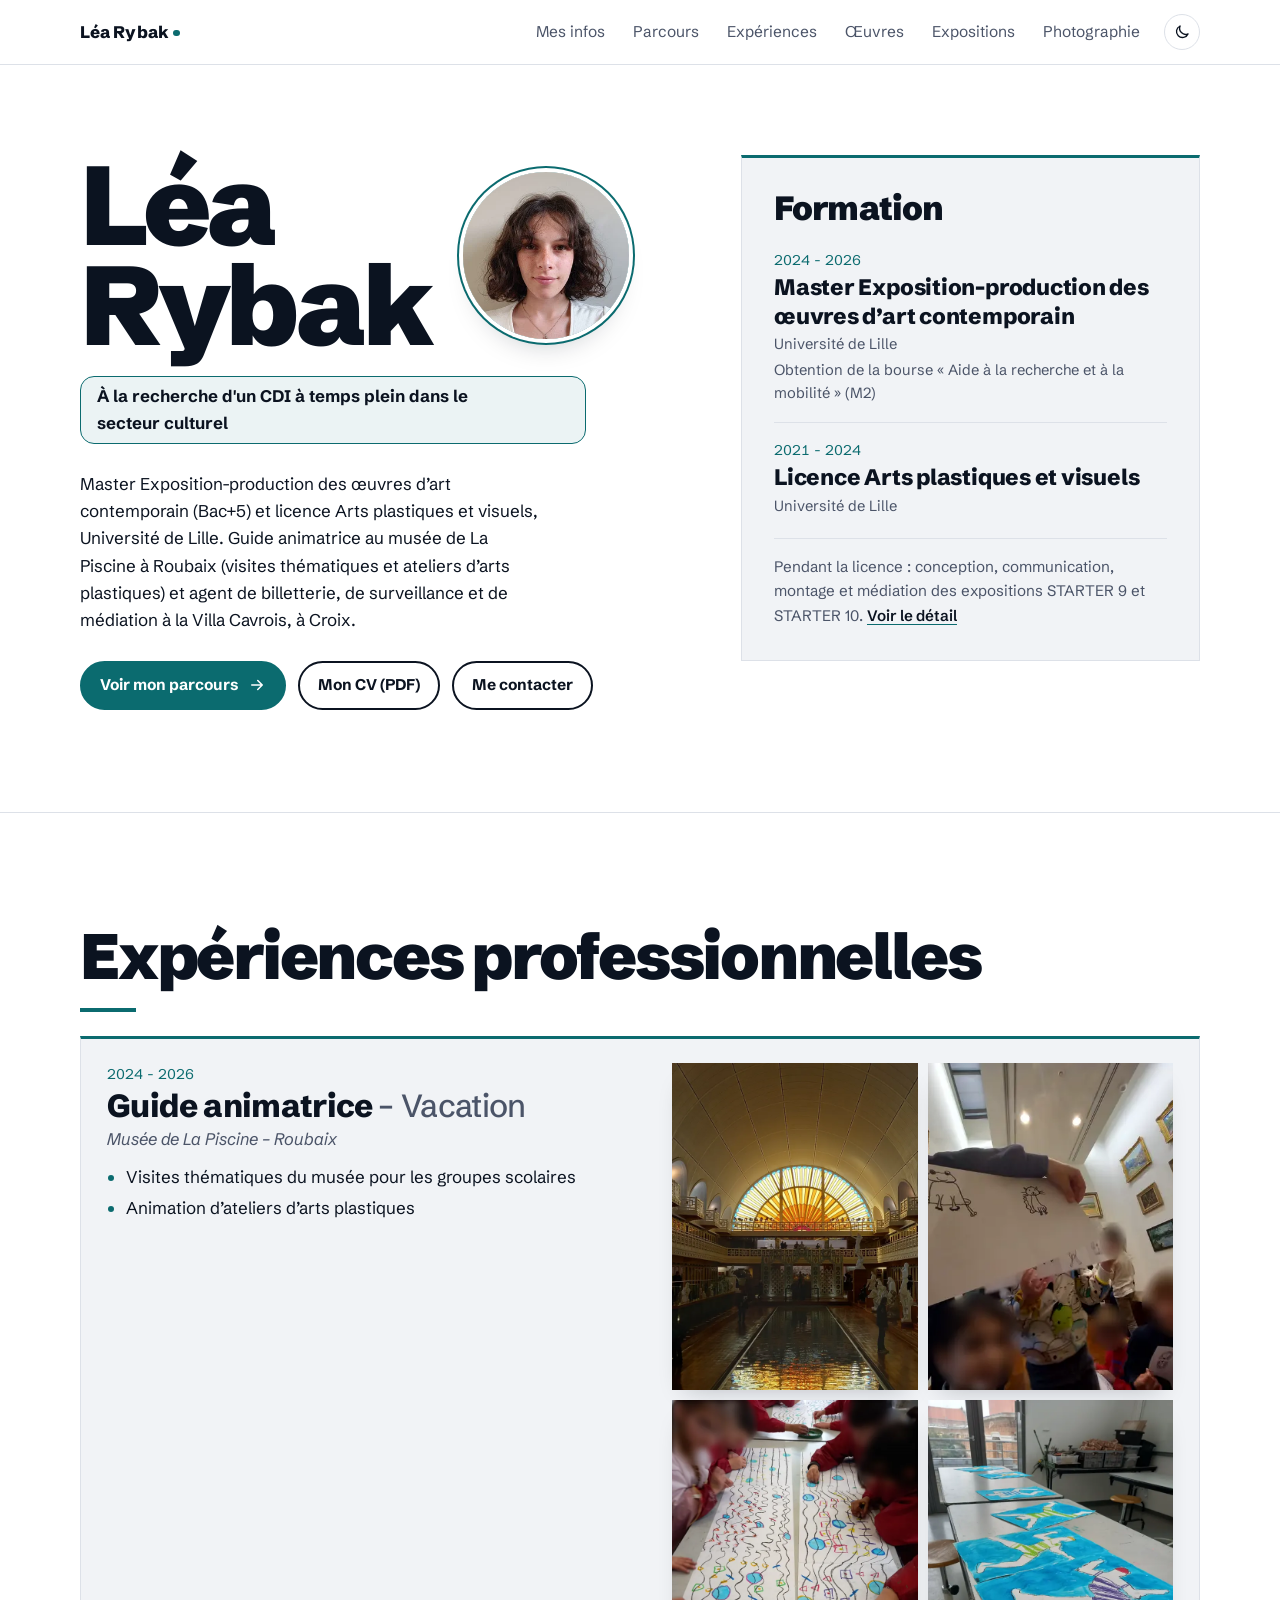
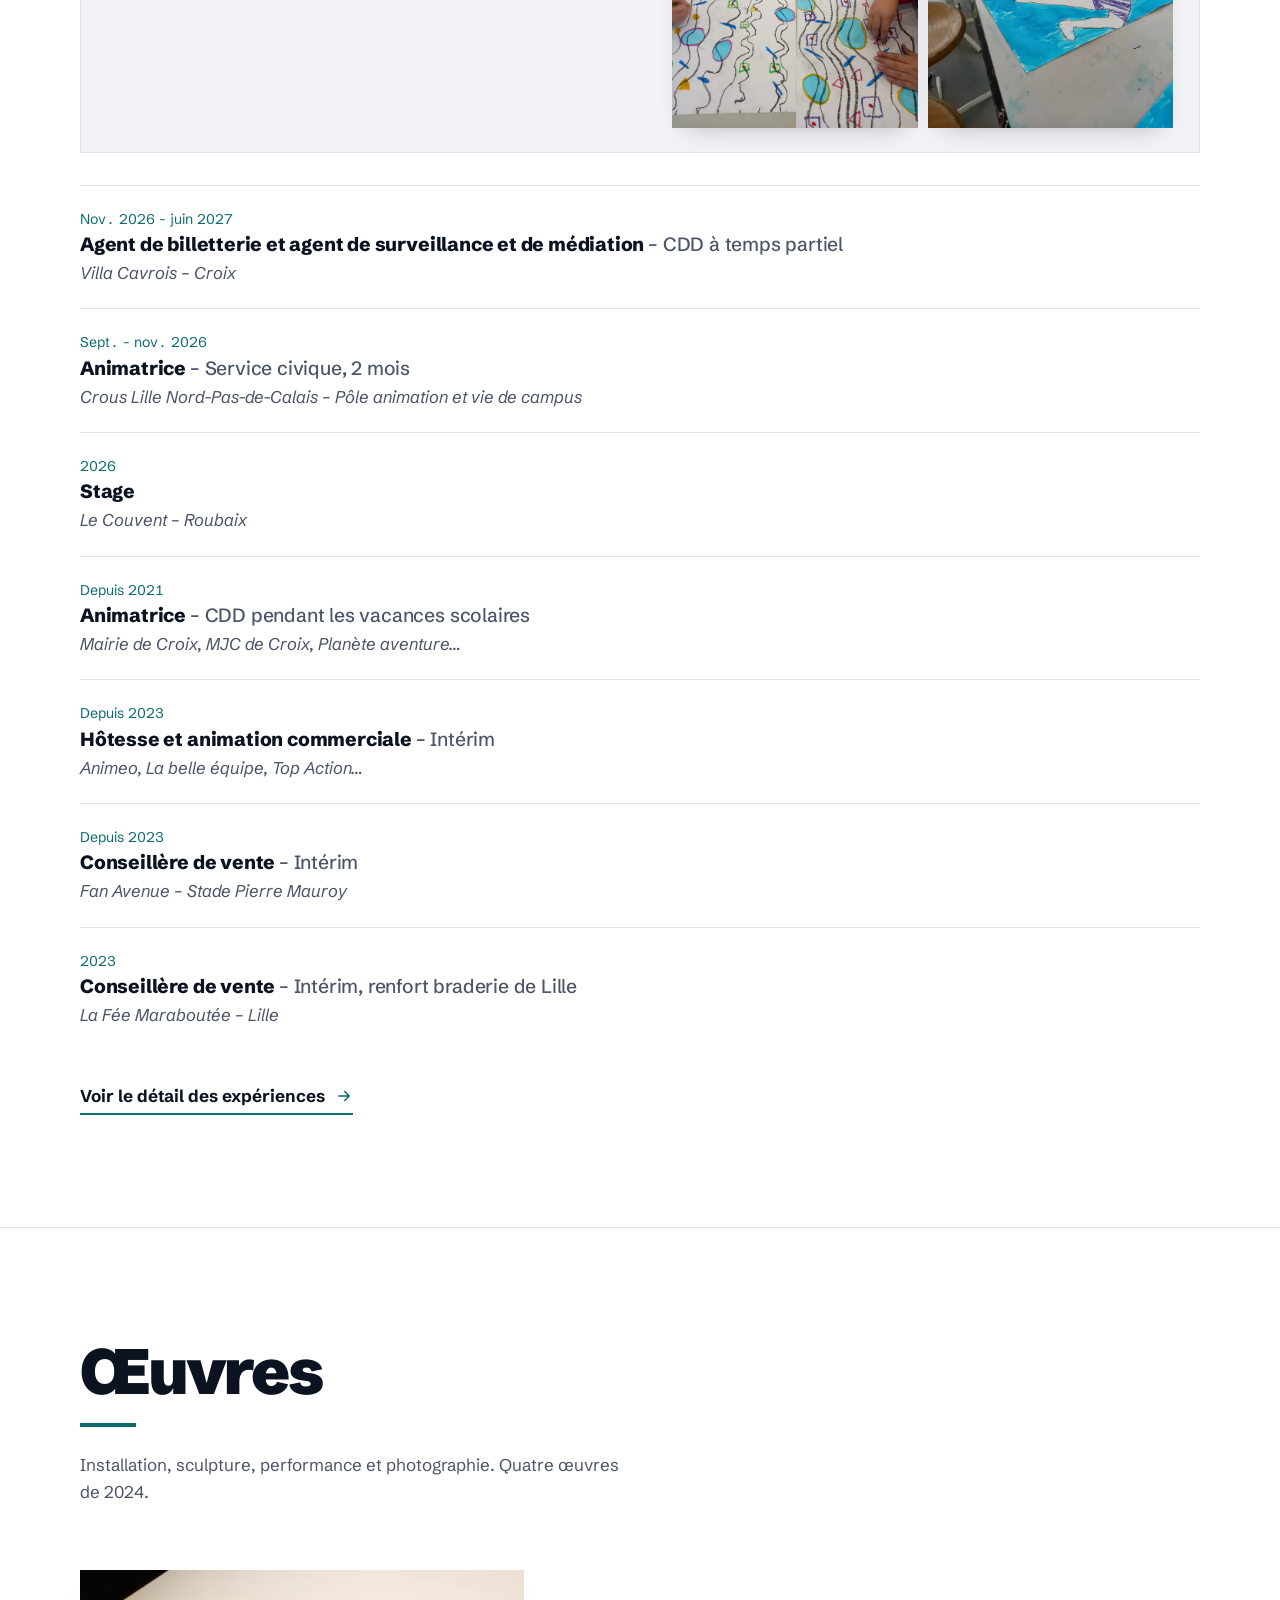
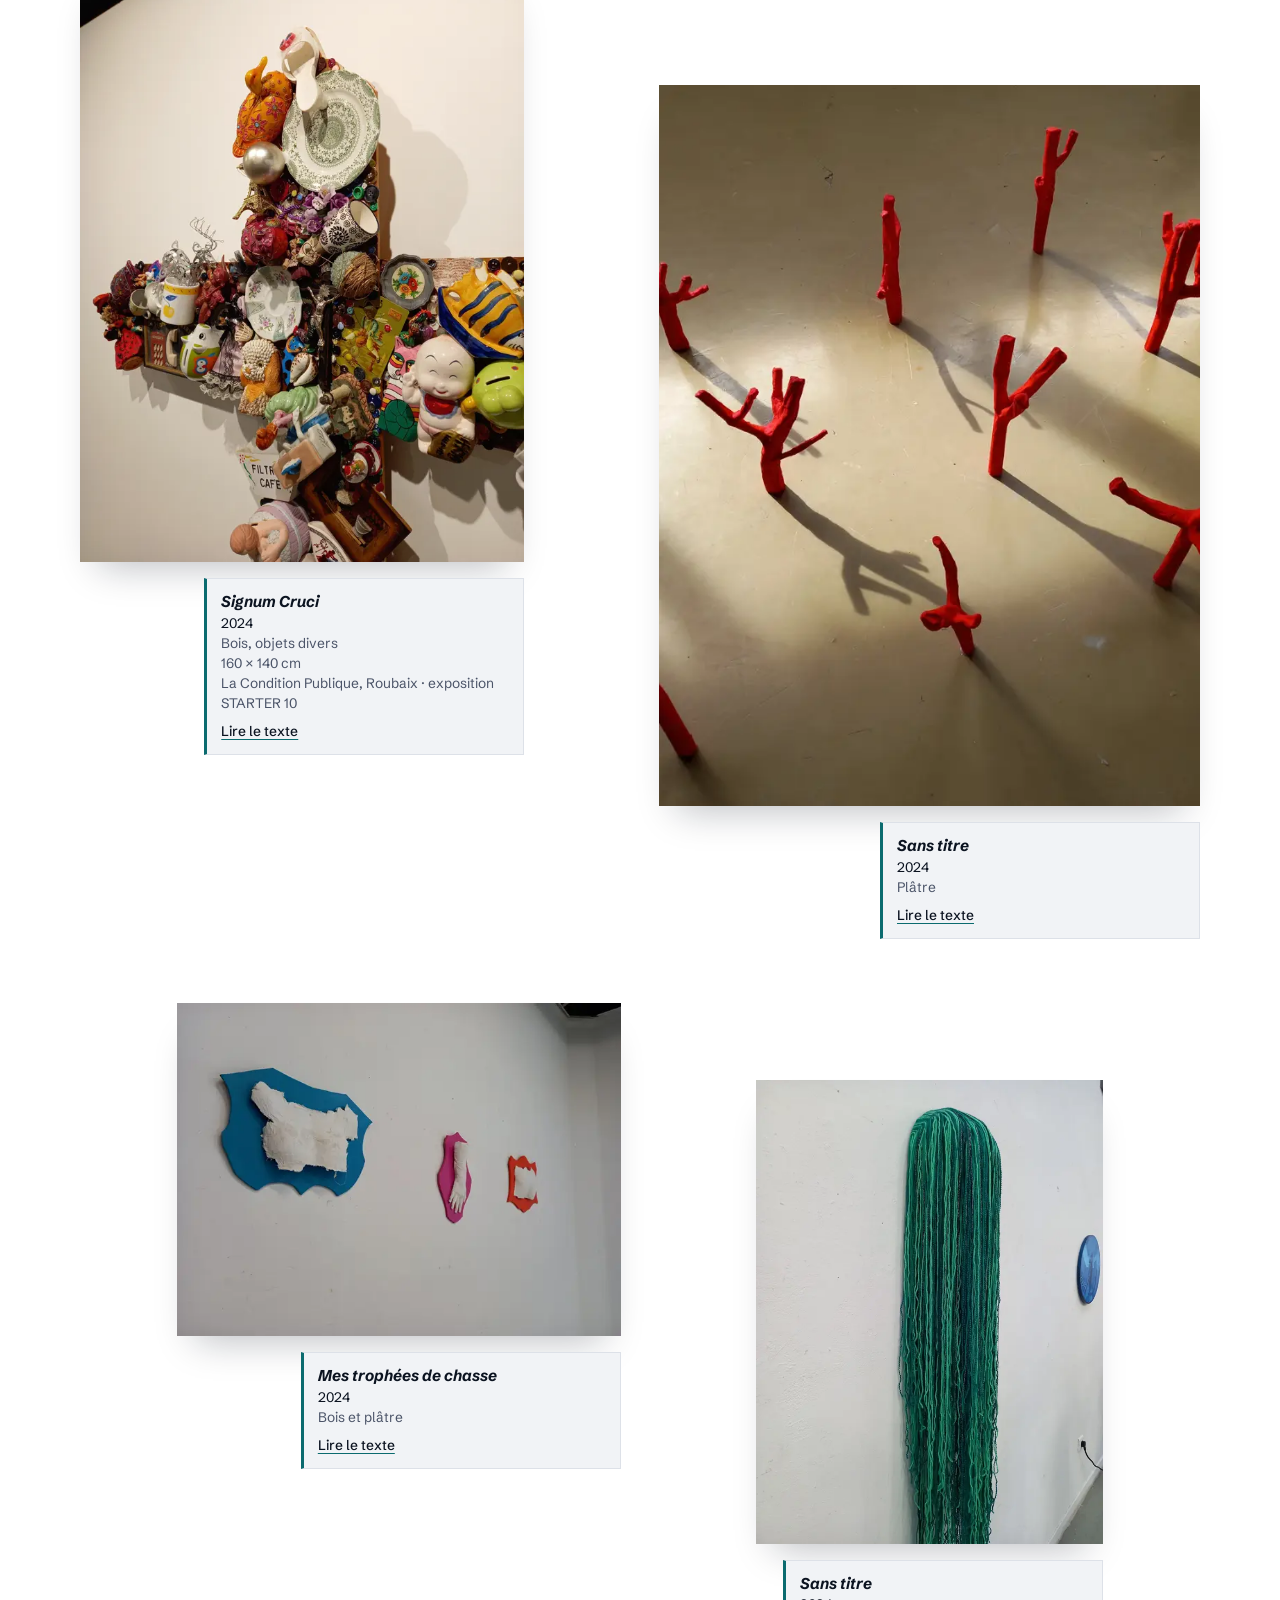
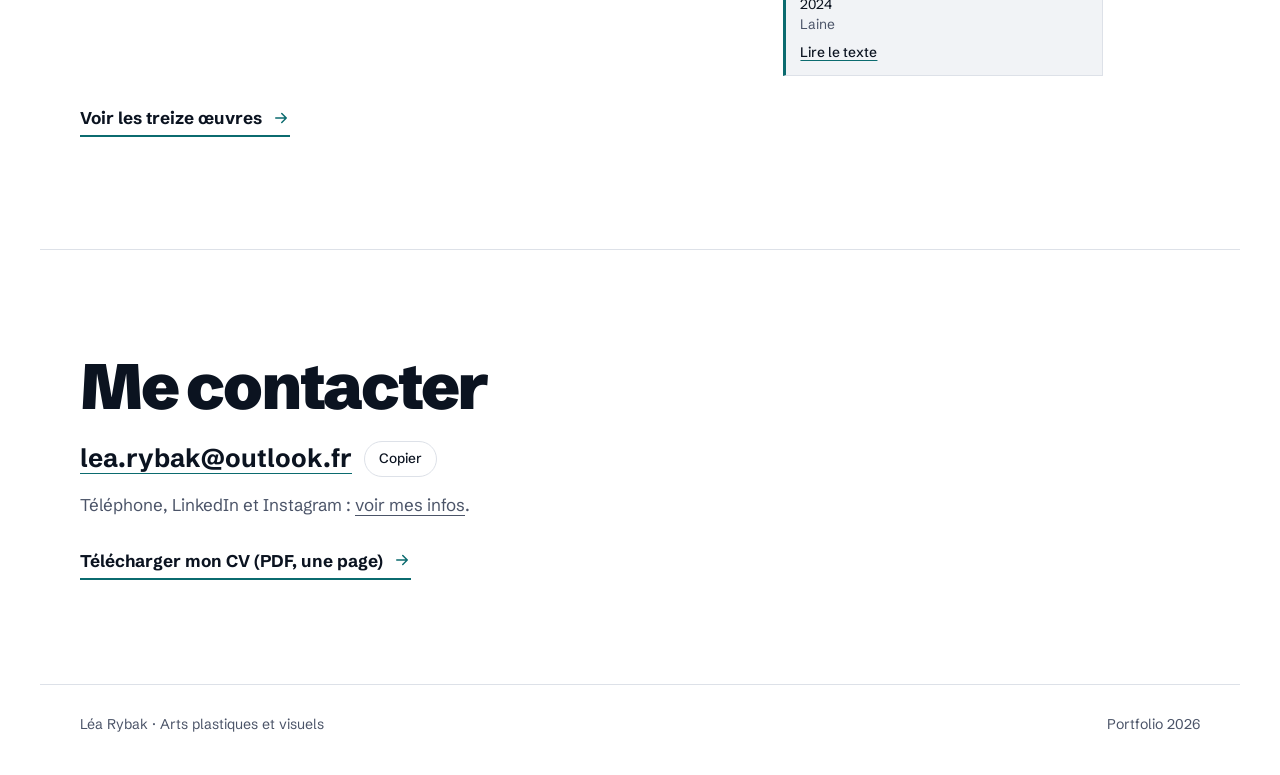
<file: index.html>
<!DOCTYPE html>
<html lang="fr">
<head>
<meta charset="UTF-8">
<meta name="viewport" content="width=device-width, initial-scale=1, viewport-fit=cover">
<title>Léa Rybak · Arts plastiques et visuels</title>
<meta name="description" content="Portfolio de Léa Rybak, à la recherche d&#x27;un CDI à temps plein dans le secteur culturel : Master Exposition-production des œuvres d’art contemporain (Bac+5), guide animatrice au musée de La Piscine à Roubaix.">
<meta name="author" content="Léa Rybak">
<meta name="theme-color" content="#0b1320" media="(prefers-color-scheme: dark)">
<meta name="theme-color" content="#ffffff" media="(prefers-color-scheme: light)">
<meta property="og:type" content="website">
<meta property="og:locale" content="fr_FR">
<meta property="og:site_name" content="Léa Rybak">
<meta property="og:title" content="Léa Rybak · Arts plastiques et visuels">
<meta property="og:description" content="Portfolio de Léa Rybak, à la recherche d&#x27;un CDI à temps plein dans le secteur culturel : Master Exposition-production des œuvres d’art contemporain (Bac+5), guide animatrice au musée de La Piscine à Roubaix.">
<meta property="og:url" content="https://julienduq59.github.io/PortfolioLea/">
<meta property="og:image" content="https://julienduq59.github.io/PortfolioLea/assets/og-banner.jpg?v=20261113h">
<meta property="og:image:width" content="1200">
<meta property="og:image:height" content="630">
<meta property="og:image:alt" content="Léa Rybak, portfolio : exposition-production d'art contemporain. À droite, son œuvre Signum Cruci.">
<meta name="twitter:card" content="summary_large_image">
<link rel="canonical" href="https://julienduq59.github.io/PortfolioLea/">
<link rel="icon" type="image/svg+xml" href="assets/favicon.svg?v=20261113h">
<link rel="apple-touch-icon" href="assets/apple-touch-icon.png">
<link rel="preload" href="assets/fonts/schibsted-grotesk-latin.woff2" as="font" type="font/woff2" crossorigin>
<link rel="stylesheet" href="assets/styles.css?v=20261113h">
<script type="application/ld+json">{"@context": "https://schema.org", "@type": "Person", "name": "Léa Rybak", "url": "https://julienduq59.github.io/PortfolioLea/", "image": "https://julienduq59.github.io/PortfolioLea/assets/portrait-lea.webp", "email": "mailto:lea.rybak@outlook.fr", "sameAs": ["https://www.instagram.com/lea_rbk_/", "https://www.linkedin.com/in/l%C3%A9a-rybak-bb04a2251/"], "description": "Master Exposition-production des œuvres d’art contemporain (Bac+5) et licence Arts plastiques et visuels, Université de Lille. Guide animatrice au musée de La Piscine à Roubaix, agent de billetterie, de surveillance et de médiation à la Villa Cavrois à Croix. À la recherche d'un CDI à temps plein dans le secteur culturel.", "address": {"@type": "PostalAddress", "addressLocality": "Croix", "addressRegion": "Hauts-de-France", "addressCountry": "FR"}, "alumniOf": [{"@type": "CollegeOrUniversity", "name": "Université de Lille"}, {"@type": "HighSchool", "name": "Lycée Baudelaire, Roubaix"}], "knowsAbout": ["Production d’œuvres d’art", "Scénographie", "Visites thématiques de musée", "Ateliers d’arts plastiques", "Logistique événementielle", "Installation", "Sculpture", "Performance", "Photographie argentique"]}</script>
<script>try{var t=localStorage.getItem("theme");if(t==="light"||t==="dark")document.documentElement.setAttribute("data-theme",t)}catch(e){}</script>
</head>
<body>
<a class="saut" href="#contenu">Aller au contenu</a>
<header class="entete"><div class="g">
  <a class="signature" href="./" aria-current="page">Léa Rybak</a>
  <nav class="plan" aria-label="Navigation principale"><a href="mes-infos.html">Mes infos</a><a href="parcours.html">Parcours</a><a href="experiences.html">Expériences</a><a href="oeuvres.html">Œuvres</a><a href="expositions.html">Expositions</a><a href="photographie.html">Photographie</a></nav>
  <button class="theme" type="button" aria-label="Changer de thème"><svg class="soleil" viewBox="0 0 24 24" fill="none" stroke="currentColor" stroke-width="1.8" stroke-linecap="round" aria-hidden="true"><circle cx="12" cy="12" r="4.2"/><path d="M12 2.5v2.2M12 19.3v2.2M2.5 12h2.2M19.3 12h2.2M5.3 5.3l1.6 1.6M17.1 17.1l1.6 1.6M5.3 18.7l1.6-1.6M17.1 6.9l1.6-1.6"/></svg><svg class="lune" viewBox="0 0 24 24" fill="none" stroke="currentColor" stroke-width="1.8" stroke-linejoin="round" aria-hidden="true"><path d="M20 14.5A8 8 0 0 1 9.5 4a8 8 0 1 0 10.5 10.5z"/></svg></button>
</div></header>
<main id="contenu">
<section class="entree entree-cv"><div class="g">
  <div class="texte">
    <div class="identite">
      <h1 class="nom">Léa<br>Rybak</h1>
      <img class="portrait" src="assets/portrait-lea.webp" width="284" height="284" alt="Portrait de Léa Rybak" fetchpriority="high">
    </div>
    <p class="recherche">À la recherche d'un CDI à temps plein dans le secteur culturel</p>
    <p>Master Exposition-production des œuvres d’art contemporain (Bac+5) et licence Arts plastiques et visuels, Université de Lille. Guide animatrice au musée de La Piscine à Roubaix (visites thématiques et ateliers d’arts plastiques) et agent de billetterie, de surveillance et de médiation à la Villa Cavrois, à Croix.</p>
    <div class="actions">
      <a class="bouton" href="parcours.html">Voir mon parcours <svg viewBox="0 0 24 24" fill="none" stroke="currentColor" stroke-width="2" stroke-linecap="round" stroke-linejoin="round" aria-hidden="true"><path d="M5 12h14M13 6l6 6-6 6"/></svg></a>
      <a class="bouton bouton-second" href="assets/cv-lea-rybak.pdf" target="_blank" rel="noopener" download="CV-Lea-Rybak.pdf">Mon CV (PDF)</a>
      <a class="bouton bouton-second" href="mes-infos.html">Me contacter</a>
    </div>
  </div>
  <div class="formation-cle" aria-labelledby="titre-formation">
    <h2 id="titre-formation">Formation</h2>
    <ol><li><span class="an">2024 - 2026</span><b>Master Exposition-production des œuvres d’art contemporain</b><span class="det">Université de Lille</span><span class="det">Obtention de la bourse « Aide à la recherche et à la mobilité » (M2)</span></li><li><span class="an">2021 - 2024</span><b>Licence Arts plastiques et visuels</b><span class="det">Université de Lille</span></li></ol>
    <p class="note-licence">Pendant la licence : conception, communication, montage et médiation des expositions STARTER 9 et STARTER 10. <a href="parcours.html#expos-licence">Voir le détail</a></p>
  </div>
</div></section>

<section class="salle" aria-labelledby="titre-experiences"><div class="g">
  <h2 class="titre-salle" id="titre-experiences">Expériences professionnelles</h2>
  <div class="poste-phare"><article class="poste">
      <p class="an">2024 - 2026</p>
      <h3>Guide animatrice <span class="precision">– Vacation</span></h3>
      <p class="lieu">Musée de La Piscine – Roubaix</p>
      <ul><li>Visites thématiques du musée pour les groupes scolaires</li><li>Animation d’ateliers d’arts plastiques</li></ul><div class="poste-photos"><a class="voir" href="assets/oeuvres/piscine-1.webp" data-legende="Guide animatrice – Vacation. Le grand bassin du musée de La Piscine à Roubaix, sous son vitrail en demi-soleil." aria-label="Agrandir : Le grand bassin du musée de La Piscine à Roubaix, sous son vitrail en demi-soleil."><img src="assets/oeuvres/piscine-1-640.webp" srcset="assets/oeuvres/piscine-1-640.webp 640w, assets/oeuvres/piscine-1.webp 1200w" sizes="(max-width: 820px) 100vw, 30vw" width="1200" height="1600" alt="Le grand bassin du musée de La Piscine à Roubaix, sous son vitrail en demi-soleil." loading="lazy" decoding="async"></a><a class="voir" href="assets/oeuvres/piscine-2.webp" data-legende="Guide animatrice – Vacation. Visite avec un groupe d&#x27;enfants dans une salle de peintures du musée : un enfant montre ses dessins (visages floutés)." aria-label="Agrandir : Visite avec un groupe d&#x27;enfants dans une salle de peintures du musée : un enfant montre ses dessins (visages floutés)."><img src="assets/oeuvres/piscine-2-640.webp" srcset="assets/oeuvres/piscine-2-640.webp 640w, assets/oeuvres/piscine-2.webp 1288w" sizes="(max-width: 820px) 100vw, 30vw" width="1288" height="966" alt="Visite avec un groupe d&#x27;enfants dans une salle de peintures du musée : un enfant montre ses dessins (visages floutés)." loading="lazy" decoding="async"></a><a class="voir" href="assets/oeuvres/piscine-3.webp" data-legende="Guide animatrice – Vacation. Atelier d&#x27;arts plastiques : des enfants dessinent sur de grandes bandes de papier (visages floutés)." aria-label="Agrandir : Atelier d&#x27;arts plastiques : des enfants dessinent sur de grandes bandes de papier (visages floutés)."><img src="assets/oeuvres/piscine-3-640.webp" srcset="assets/oeuvres/piscine-3-640.webp 640w, assets/oeuvres/piscine-3.webp 1200w" sizes="(max-width: 820px) 100vw, 30vw" width="1200" height="1600" alt="Atelier d&#x27;arts plastiques : des enfants dessinent sur de grandes bandes de papier (visages floutés)." loading="lazy" decoding="async"></a><a class="voir" href="assets/oeuvres/piscine-4.webp" data-legende="Guide animatrice – Vacation. Peintures d&#x27;enfants représentant des nageurs, posées sur les tables de l&#x27;atelier." aria-label="Agrandir : Peintures d&#x27;enfants représentant des nageurs, posées sur les tables de l&#x27;atelier."><img src="assets/oeuvres/piscine-4-640.webp" srcset="assets/oeuvres/piscine-4-640.webp 640w, assets/oeuvres/piscine-4.webp 1200w" sizes="(max-width: 820px) 100vw, 30vw" width="1200" height="1600" alt="Peintures d&#x27;enfants représentant des nageurs, posées sur les tables de l&#x27;atelier." loading="lazy" decoding="async"></a></div>
    </article></div>
  <div class="postes"><article class="poste">
      <p class="an">Nov. 2026 - juin 2027</p>
      <h3>Agent de billetterie et agent de surveillance et de médiation <span class="precision">– CDD à temps partiel</span></h3>
      <p class="lieu">Villa Cavrois – Croix</p>
      
    </article><article class="poste">
      <p class="an">Sept. - nov. 2026</p>
      <h3>Animatrice <span class="precision">– Service civique, 2 mois</span></h3>
      <p class="lieu">Crous Lille Nord-Pas-de-Calais – Pôle animation et vie de campus</p>
      
    </article><article class="poste">
      <p class="an">2026</p>
      <h3>Stage</h3>
      <p class="lieu">Le Couvent – Roubaix</p>
      
    </article><article class="poste">
      <p class="an">Depuis 2021</p>
      <h3>Animatrice <span class="precision">– CDD pendant les vacances scolaires</span></h3>
      <p class="lieu">Mairie de Croix, MJC de Croix, Planète aventure…</p>
      
    </article><article class="poste">
      <p class="an">Depuis 2023</p>
      <h3>Hôtesse et animation commerciale <span class="precision">– Intérim</span></h3>
      <p class="lieu">Animeo, La belle équipe, Top Action…</p>
      
    </article><article class="poste">
      <p class="an">Depuis 2023</p>
      <h3>Conseillère de vente <span class="precision">– Intérim</span></h3>
      <p class="lieu">Fan Avenue – Stade Pierre Mauroy</p>
      
    </article><article class="poste">
      <p class="an">2023</p>
      <h3>Conseillère de vente <span class="precision">– Intérim, renfort braderie de Lille</span></h3>
      <p class="lieu">La Fée Maraboutée – Lille</p>
      
    </article></div>
  <a class="lien-fort" href="experiences.html">Voir le détail des expériences <svg viewBox="0 0 24 24" fill="none" stroke="currentColor" stroke-width="2" stroke-linecap="round" stroke-linejoin="round" aria-hidden="true"><path d="M5 12h14M13 6l6 6-6 6"/></svg></a>
</div></section>

<section class="salle" aria-labelledby="titre-selection"><div class="g">
  <h2 class="titre-salle" id="titre-selection">Œuvres</h2>
  <div class="chapeau"><p>Installation, sculpture, performance et photographie. Quatre œuvres de 2024.</p></div>
  <div class="accrochage"><figure class="oeuvre"><a class="voir" href="assets/oeuvres/signum-cruci-1.webp" data-legende="Signum Cruci, 2024. Bois, objets divers." aria-label="Agrandir : Signum Cruci : grande croix murale recouverte d&#x27;objets anciens, assiettes, tasses, figurines et bibelots."><img src="assets/oeuvres/signum-cruci-1-640.webp" srcset="assets/oeuvres/signum-cruci-1-640.webp 640w, assets/oeuvres/signum-cruci-1.webp 1200w" sizes="(max-width: 820px) 100vw, 45vw" width="1200" height="1600" alt="Signum Cruci : grande croix murale recouverte d&#x27;objets anciens, assiettes, tasses, figurines et bibelots." loading="lazy" decoding="async"></a><figcaption class="cartel"><b class="t">Signum Cruci</b>2024<span>Bois, objets divers</span><span>160 × 140 cm</span><span>La Condition Publique, Roubaix · exposition STARTER 10</span><a href="oeuvres.html#signum-cruci">Lire le texte</a></figcaption></figure><figure class="oeuvre"><a class="voir" href="assets/oeuvres/corail-1.webp" data-legende="Sans titre, 2024. Plâtre." aria-label="Agrandir : Branches de corail rouge en plâtre dressées au sol d&#x27;une salle d&#x27;exposition, avec leurs ombres."><img src="assets/oeuvres/corail-1-640.webp" srcset="assets/oeuvres/corail-1-640.webp 640w, assets/oeuvres/corail-1.webp 1200w" sizes="(max-width: 820px) 100vw, 45vw" width="1200" height="1600" alt="Branches de corail rouge en plâtre dressées au sol d&#x27;une salle d&#x27;exposition, avec leurs ombres." loading="lazy" decoding="async"></a><figcaption class="cartel"><b class="t">Sans titre</b>2024<span>Plâtre</span><a href="oeuvres.html#corail">Lire le texte</a></figcaption></figure><figure class="oeuvre"><a class="voir" href="assets/oeuvres/trophees-1.webp" data-legende="Mes trophées de chasse, 2024. Bois et plâtre." aria-label="Agrandir : Mes trophées de chasse : trois formes en plâtre blanc sur des écussons bleu, rose et orange, accrochées au mur."><img src="assets/oeuvres/trophees-1-640.webp" srcset="assets/oeuvres/trophees-1-640.webp 640w, assets/oeuvres/trophees-1.webp 1200w" sizes="(max-width: 820px) 100vw, 45vw" width="1200" height="900" alt="Mes trophées de chasse : trois formes en plâtre blanc sur des écussons bleu, rose et orange, accrochées au mur." loading="lazy" decoding="async"></a><figcaption class="cartel"><b class="t">Mes trophées de chasse</b>2024<span>Bois et plâtre</span><a href="oeuvres.html#trophees">Lire le texte</a></figcaption></figure><figure class="oeuvre"><a class="voir" href="assets/oeuvres/laine-1.webp" data-legende="Sans titre, 2024. Laine." aria-label="Agrandir : Longue chevelure de laine verte suspendue au mur."><img src="assets/oeuvres/laine-1-640.webp" srcset="assets/oeuvres/laine-1-640.webp 640w, assets/oeuvres/laine-1.webp 1200w" sizes="(max-width: 820px) 100vw, 45vw" width="1200" height="1600" alt="Longue chevelure de laine verte suspendue au mur." loading="lazy" decoding="async"></a><figcaption class="cartel"><b class="t">Sans titre</b>2024<span>Laine</span><a href="oeuvres.html#chevelure">Lire le texte</a></figcaption></figure></div>
  <a class="lien-fort" href="oeuvres.html">Voir les treize œuvres <svg viewBox="0 0 24 24" fill="none" stroke="currentColor" stroke-width="2" stroke-linecap="round" stroke-linejoin="round" aria-hidden="true"><path d="M5 12h14M13 6l6 6-6 6"/></svg></a>
</div></section>

</main>
<section class="contact" id="contact" aria-labelledby="titre-contact"><div class="g">
  <h2 id="titre-contact">Me contacter</h2>
  <p class="mail"><a href="mailto:lea.rybak@outlook.fr">lea.rybak@outlook.fr</a><button class="copier" type="button" data-copier="lea.rybak@outlook.fr">Copier</button></p>
  <p class="plus-contact">Téléphone, LinkedIn et Instagram : <a href="mes-infos.html">voir mes infos</a>.</p>
  <a class="lien-fort" href="assets/cv-lea-rybak.pdf" target="_blank" rel="noopener" download="CV-Lea-Rybak.pdf">Télécharger mon CV (PDF, une page) <svg viewBox="0 0 24 24" fill="none" stroke="currentColor" stroke-width="2" stroke-linecap="round" stroke-linejoin="round" aria-hidden="true"><path d="M5 12h14M13 6l6 6-6 6"/></svg></a>
</div></section>
<footer class="pied"><div class="g"><span>Léa Rybak · Arts plastiques et visuels</span><span>Portfolio 2026</span></div></footer>
<dialog class="visionneuse" aria-label="Œuvre agrandie">
  <div class="barre"><button class="fermer" type="button">Fermer</button></div>
  <div class="scene"></div>
  <p></p>
</dialog>
<script src="assets/site.js?v=20261113h" defer></script>
</body>
</html>
</file>
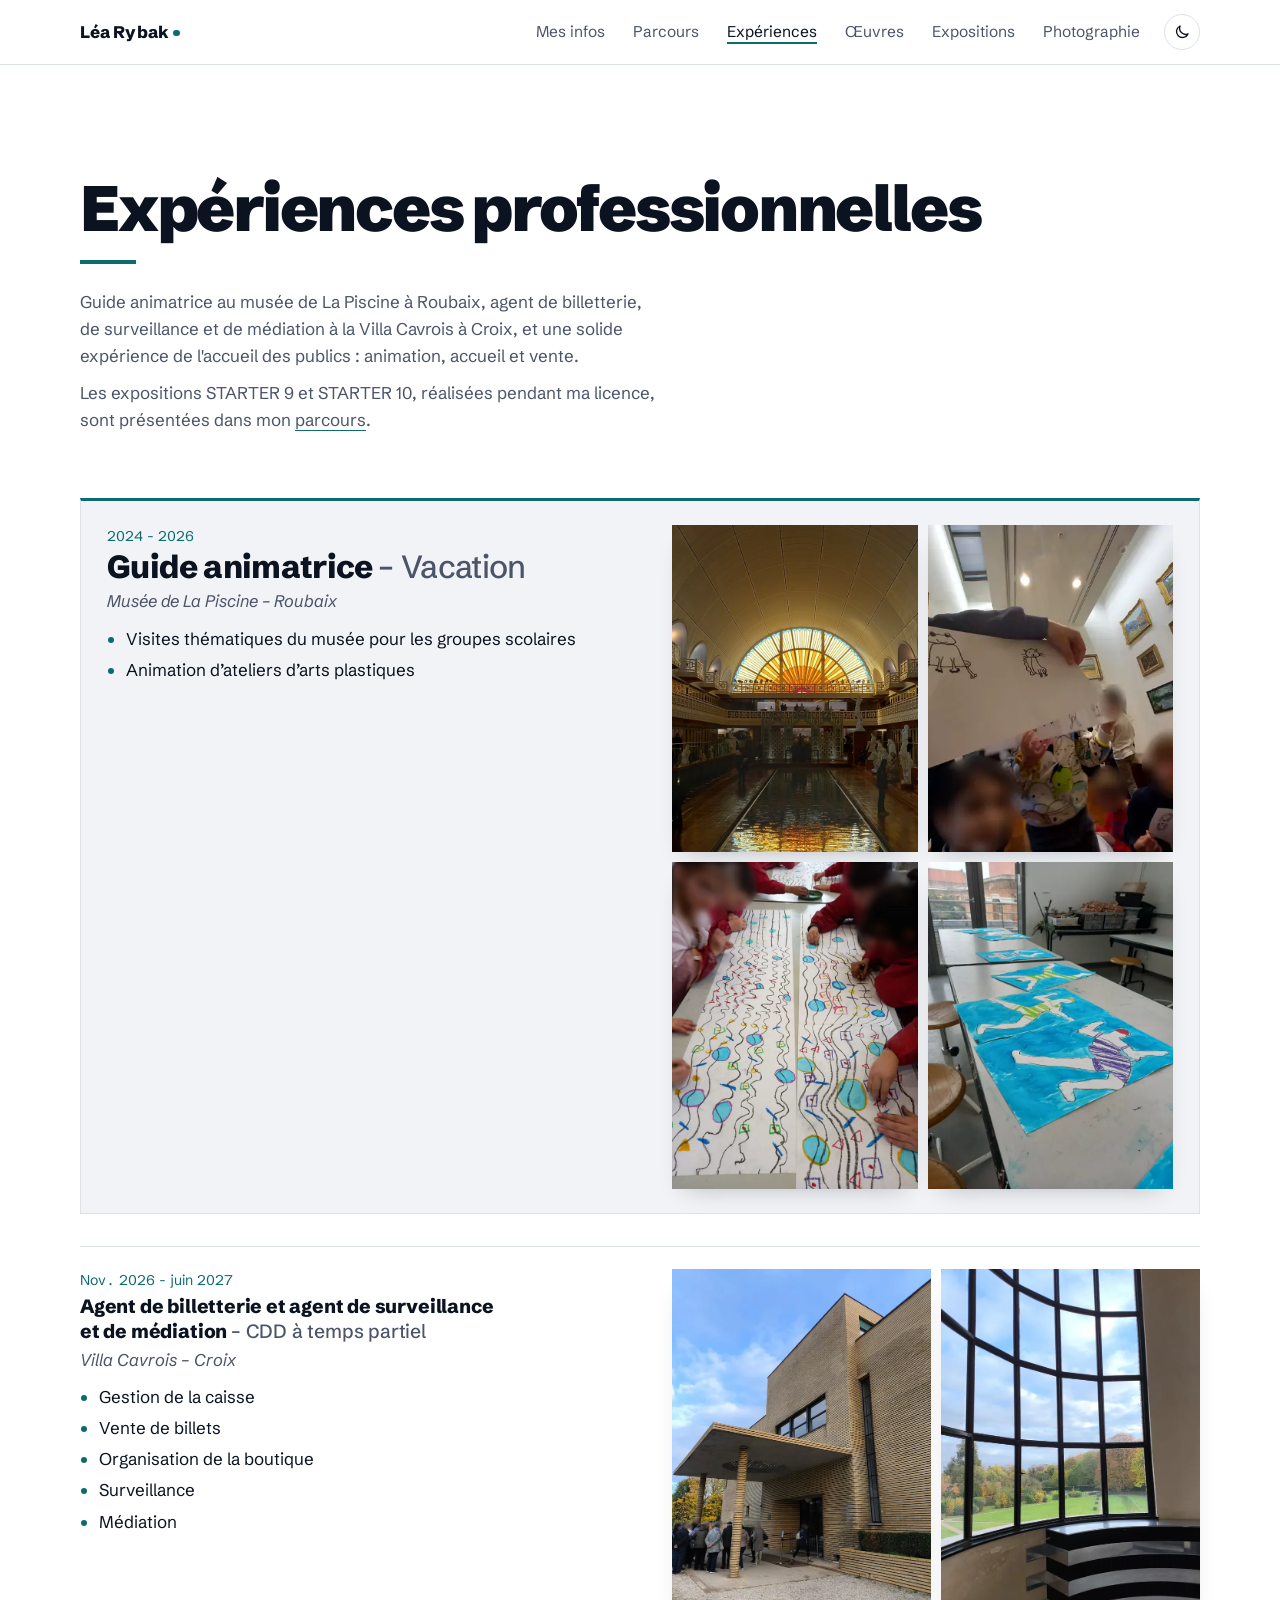
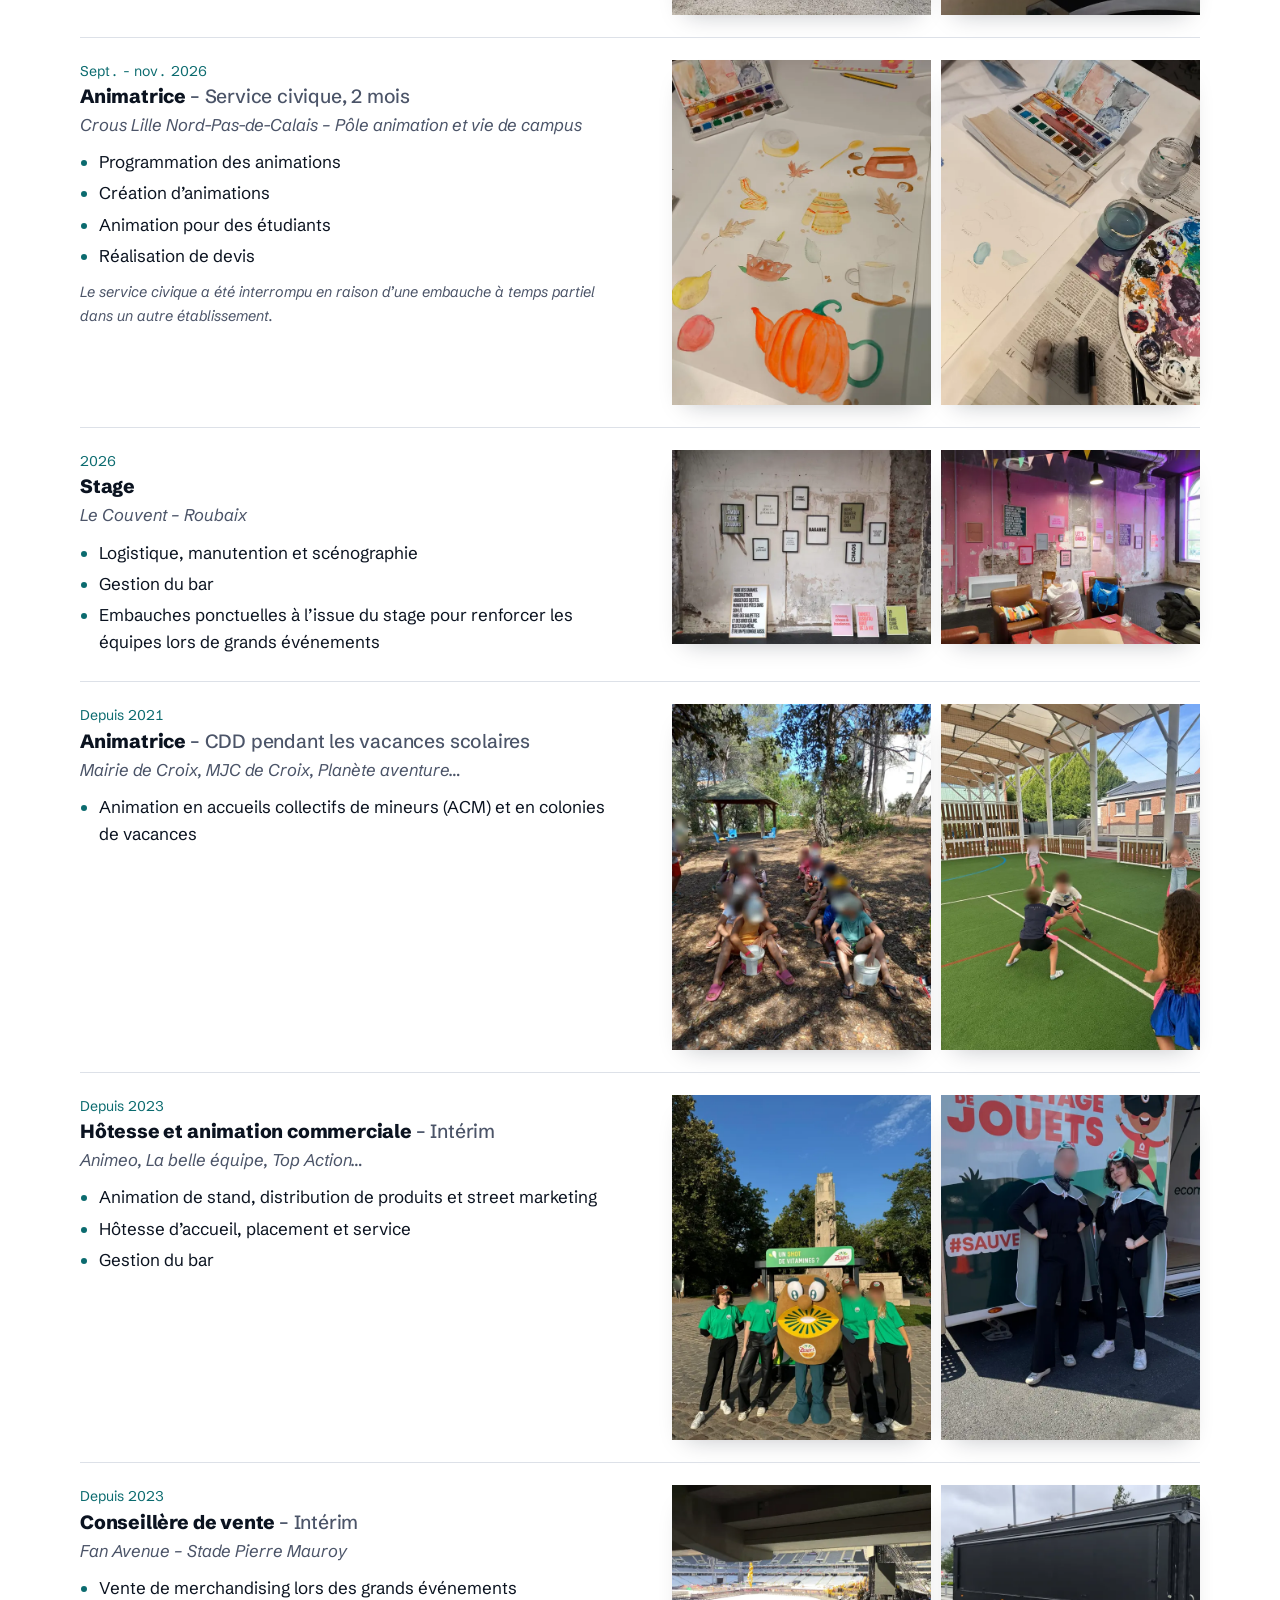
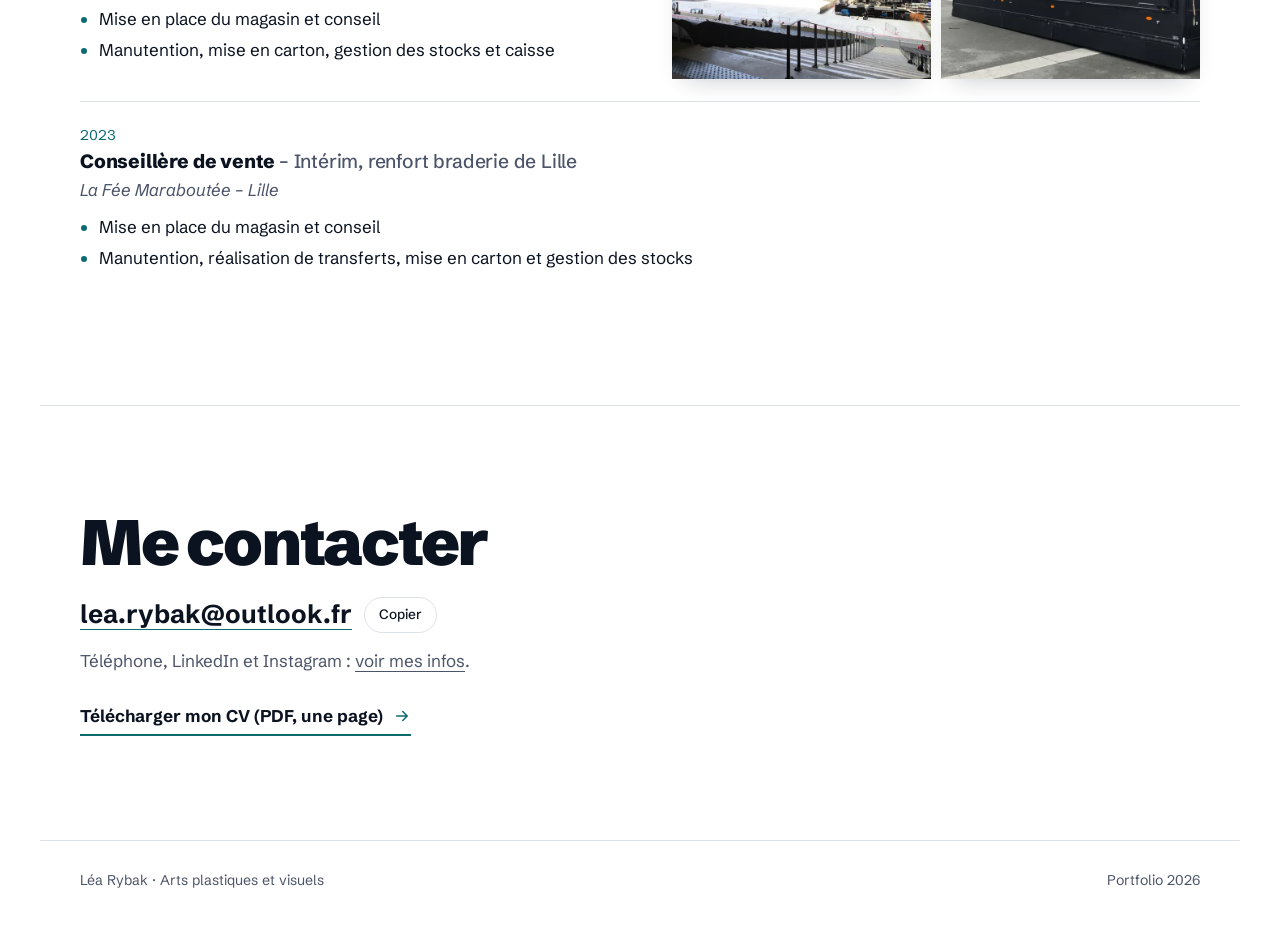
<file: experiences.html>
<!DOCTYPE html>
<html lang="fr">
<head>
<meta charset="UTF-8">
<meta name="viewport" content="width=device-width, initial-scale=1, viewport-fit=cover">
<title>Expériences professionnelles · Léa Rybak</title>
<meta name="description" content="Expériences professionnelles de Léa Rybak : guide animatrice au musée de La Piscine à Roubaix, agent de billetterie, de surveillance et de médiation à la Villa Cavrois, animation, accueil et vente.">
<meta name="author" content="Léa Rybak">
<meta name="theme-color" content="#0b1320" media="(prefers-color-scheme: dark)">
<meta name="theme-color" content="#ffffff" media="(prefers-color-scheme: light)">
<meta property="og:type" content="website">
<meta property="og:locale" content="fr_FR">
<meta property="og:site_name" content="Léa Rybak">
<meta property="og:title" content="Expériences professionnelles · Léa Rybak">
<meta property="og:description" content="Expériences professionnelles de Léa Rybak : guide animatrice au musée de La Piscine à Roubaix, agent de billetterie, de surveillance et de médiation à la Villa Cavrois, animation, accueil et vente.">
<meta property="og:url" content="https://julienduq59.github.io/PortfolioLea/experiences.html">
<meta property="og:image" content="https://julienduq59.github.io/PortfolioLea/assets/og-banner.jpg?v=20261113h">
<meta property="og:image:width" content="1200">
<meta property="og:image:height" content="630">
<meta property="og:image:alt" content="Léa Rybak, portfolio : exposition-production d'art contemporain. À droite, son œuvre Signum Cruci.">
<meta name="twitter:card" content="summary_large_image">
<link rel="canonical" href="https://julienduq59.github.io/PortfolioLea/experiences.html">
<link rel="icon" type="image/svg+xml" href="assets/favicon.svg?v=20261113h">
<link rel="apple-touch-icon" href="assets/apple-touch-icon.png">
<link rel="preload" href="assets/fonts/schibsted-grotesk-latin.woff2" as="font" type="font/woff2" crossorigin>
<link rel="stylesheet" href="assets/styles.css?v=20261113h">
<script>try{var t=localStorage.getItem("theme");if(t==="light"||t==="dark")document.documentElement.setAttribute("data-theme",t)}catch(e){}</script>
</head>
<body>
<a class="saut" href="#contenu">Aller au contenu</a>
<header class="entete"><div class="g">
  <a class="signature" href="./">Léa Rybak</a>
  <nav class="plan" aria-label="Navigation principale"><a href="mes-infos.html">Mes infos</a><a href="parcours.html">Parcours</a><a href="experiences.html" aria-current="page">Expériences</a><a href="oeuvres.html">Œuvres</a><a href="expositions.html">Expositions</a><a href="photographie.html">Photographie</a></nav>
  <button class="theme" type="button" aria-label="Changer de thème"><svg class="soleil" viewBox="0 0 24 24" fill="none" stroke="currentColor" stroke-width="1.8" stroke-linecap="round" aria-hidden="true"><circle cx="12" cy="12" r="4.2"/><path d="M12 2.5v2.2M12 19.3v2.2M2.5 12h2.2M19.3 12h2.2M5.3 5.3l1.6 1.6M17.1 17.1l1.6 1.6M5.3 18.7l1.6-1.6M17.1 6.9l1.6-1.6"/></svg><svg class="lune" viewBox="0 0 24 24" fill="none" stroke="currentColor" stroke-width="1.8" stroke-linejoin="round" aria-hidden="true"><path d="M20 14.5A8 8 0 0 1 9.5 4a8 8 0 1 0 10.5 10.5z"/></svg></button>
</div></header>
<main id="contenu">
<section class="salle" aria-labelledby="titre-exp"><div class="g">
  <h1 class="titre-salle" id="titre-exp">Expériences professionnelles</h1>
  <div class="chapeau"><p>Guide animatrice au musée de La Piscine à Roubaix, agent de billetterie, de surveillance et de médiation à la Villa Cavrois à Croix, et une solide expérience de l'accueil des publics : animation, accueil et vente.</p><p>Les expositions STARTER 9 et STARTER 10, réalisées pendant ma licence, sont présentées dans mon <a href="parcours.html#expos-licence">parcours</a>.</p></div>
  <div class="poste-phare"><article class="poste">
      <p class="an">2024 - 2026</p>
      <h2>Guide animatrice <span class="precision">– Vacation</span></h2>
      <p class="lieu">Musée de La Piscine – Roubaix</p>
      <ul><li>Visites thématiques du musée pour les groupes scolaires</li><li>Animation d’ateliers d’arts plastiques</li></ul><div class="poste-photos"><a class="voir" href="assets/oeuvres/piscine-1.webp" data-legende="Guide animatrice – Vacation. Le grand bassin du musée de La Piscine à Roubaix, sous son vitrail en demi-soleil." aria-label="Agrandir : Le grand bassin du musée de La Piscine à Roubaix, sous son vitrail en demi-soleil."><img src="assets/oeuvres/piscine-1-640.webp" srcset="assets/oeuvres/piscine-1-640.webp 640w, assets/oeuvres/piscine-1.webp 1200w" sizes="(max-width: 820px) 100vw, 30vw" width="1200" height="1600" alt="Le grand bassin du musée de La Piscine à Roubaix, sous son vitrail en demi-soleil." loading="lazy" decoding="async"></a><a class="voir" href="assets/oeuvres/piscine-2.webp" data-legende="Guide animatrice – Vacation. Visite avec un groupe d&#x27;enfants dans une salle de peintures du musée : un enfant montre ses dessins (visages floutés)." aria-label="Agrandir : Visite avec un groupe d&#x27;enfants dans une salle de peintures du musée : un enfant montre ses dessins (visages floutés)."><img src="assets/oeuvres/piscine-2-640.webp" srcset="assets/oeuvres/piscine-2-640.webp 640w, assets/oeuvres/piscine-2.webp 1288w" sizes="(max-width: 820px) 100vw, 30vw" width="1288" height="966" alt="Visite avec un groupe d&#x27;enfants dans une salle de peintures du musée : un enfant montre ses dessins (visages floutés)." loading="lazy" decoding="async"></a><a class="voir" href="assets/oeuvres/piscine-3.webp" data-legende="Guide animatrice – Vacation. Atelier d&#x27;arts plastiques : des enfants dessinent sur de grandes bandes de papier (visages floutés)." aria-label="Agrandir : Atelier d&#x27;arts plastiques : des enfants dessinent sur de grandes bandes de papier (visages floutés)."><img src="assets/oeuvres/piscine-3-640.webp" srcset="assets/oeuvres/piscine-3-640.webp 640w, assets/oeuvres/piscine-3.webp 1200w" sizes="(max-width: 820px) 100vw, 30vw" width="1200" height="1600" alt="Atelier d&#x27;arts plastiques : des enfants dessinent sur de grandes bandes de papier (visages floutés)." loading="lazy" decoding="async"></a><a class="voir" href="assets/oeuvres/piscine-4.webp" data-legende="Guide animatrice – Vacation. Peintures d&#x27;enfants représentant des nageurs, posées sur les tables de l&#x27;atelier." aria-label="Agrandir : Peintures d&#x27;enfants représentant des nageurs, posées sur les tables de l&#x27;atelier."><img src="assets/oeuvres/piscine-4-640.webp" srcset="assets/oeuvres/piscine-4-640.webp 640w, assets/oeuvres/piscine-4.webp 1200w" sizes="(max-width: 820px) 100vw, 30vw" width="1200" height="1600" alt="Peintures d&#x27;enfants représentant des nageurs, posées sur les tables de l&#x27;atelier." loading="lazy" decoding="async"></a></div>
    </article></div>
  <div class="postes"><article class="poste">
      <p class="an">Nov. 2026 - juin 2027</p>
      <h2>Agent de billetterie et agent de surveillance et de médiation <span class="precision">– CDD à temps partiel</span></h2>
      <p class="lieu">Villa Cavrois – Croix</p>
      <ul><li>Gestion de la caisse</li><li>Vente de billets</li><li>Organisation de la boutique</li><li>Surveillance</li><li>Médiation</li></ul><div class="poste-photos"><a class="voir" href="assets/oeuvres/villa-cavrois-1.webp" data-legende="Agent de billetterie et agent de surveillance et de médiation – CDD à temps partiel. Entrée de la Villa Cavrois à Croix : un groupe de visiteurs attend sous l&#x27;auvent de briques jaunes (visages floutés)." aria-label="Agrandir : Entrée de la Villa Cavrois à Croix : un groupe de visiteurs attend sous l&#x27;auvent de briques jaunes (visages floutés)."><img src="assets/oeuvres/villa-cavrois-1-640.webp" srcset="assets/oeuvres/villa-cavrois-1-640.webp 640w, assets/oeuvres/villa-cavrois-1.webp 1201w" sizes="(max-width: 820px) 100vw, 30vw" width="1201" height="1600" alt="Entrée de la Villa Cavrois à Croix : un groupe de visiteurs attend sous l&#x27;auvent de briques jaunes (visages floutés)." loading="lazy" decoding="async"></a><a class="voir" href="assets/oeuvres/villa-cavrois-2.webp" data-legende="Agent de billetterie et agent de surveillance et de médiation – CDD à temps partiel. Le jardin de la Villa Cavrois et son miroir d&#x27;eau, vus depuis une grande fenêtre arrondie de la villa." aria-label="Agrandir : Le jardin de la Villa Cavrois et son miroir d&#x27;eau, vus depuis une grande fenêtre arrondie de la villa."><img src="assets/oeuvres/villa-cavrois-2-640.webp" srcset="assets/oeuvres/villa-cavrois-2-640.webp 640w, assets/oeuvres/villa-cavrois-2.webp 1201w" sizes="(max-width: 820px) 100vw, 30vw" width="1201" height="1600" alt="Le jardin de la Villa Cavrois et son miroir d&#x27;eau, vus depuis une grande fenêtre arrondie de la villa." loading="lazy" decoding="async"></a></div>
    </article><article class="poste">
      <p class="an">Sept. - nov. 2026</p>
      <h2>Animatrice <span class="precision">– Service civique, 2 mois</span></h2>
      <p class="lieu">Crous Lille Nord-Pas-de-Calais – Pôle animation et vie de campus</p>
      <ul><li>Programmation des animations</li><li>Création d’animations</li><li>Animation pour des étudiants</li><li>Réalisation de devis</li></ul><p class="poste-note">Le service civique a été interrompu en raison d’une embauche à temps partiel dans un autre établissement.</p><div class="poste-photos"><a class="voir" href="assets/oeuvres/crous-1.webp" data-legende="Animatrice – Service civique, 2 mois. Planche d&#x27;aquarelles sur le thème de l&#x27;automne : théière en forme de citrouille, pull, tasse, bougie et feuilles, à côté d&#x27;une boîte d&#x27;aquarelle." aria-label="Agrandir : Planche d&#x27;aquarelles sur le thème de l&#x27;automne : théière en forme de citrouille, pull, tasse, bougie et feuilles, à côté d&#x27;une boîte d&#x27;aquarelle."><img src="assets/oeuvres/crous-1-640.webp" srcset="assets/oeuvres/crous-1-640.webp 640w, assets/oeuvres/crous-1.webp 1201w" sizes="(max-width: 820px) 100vw, 30vw" width="1201" height="1600" alt="Planche d&#x27;aquarelles sur le thème de l&#x27;automne : théière en forme de citrouille, pull, tasse, bougie et feuilles, à côté d&#x27;une boîte d&#x27;aquarelle." loading="lazy" decoding="async"></a><a class="voir" href="assets/oeuvres/crous-2.webp" data-legende="Animatrice – Service civique, 2 mois. Matériel d&#x27;aquarelle sur une table : boîte de couleurs, palette, pots d&#x27;eau et croquis de minéraux à peindre (béryl, grenat, dolomite, haüyne…)." aria-label="Agrandir : Matériel d&#x27;aquarelle sur une table : boîte de couleurs, palette, pots d&#x27;eau et croquis de minéraux à peindre (béryl, grenat, dolomite, haüyne…)."><img src="assets/oeuvres/crous-2-640.webp" srcset="assets/oeuvres/crous-2-640.webp 640w, assets/oeuvres/crous-2.webp 1201w" sizes="(max-width: 820px) 100vw, 30vw" width="1201" height="1600" alt="Matériel d&#x27;aquarelle sur une table : boîte de couleurs, palette, pots d&#x27;eau et croquis de minéraux à peindre (béryl, grenat, dolomite, haüyne…)." loading="lazy" decoding="async"></a></div>
    </article><article class="poste">
      <p class="an">2026</p>
      <h2>Stage</h2>
      <p class="lieu">Le Couvent – Roubaix</p>
      <ul><li>Logistique, manutention et scénographie</li><li>Gestion du bar</li><li>Embauches ponctuelles à l’issue du stage pour renforcer les équipes lors de grands événements</li></ul><div class="poste-photos paysage"><a class="voir" href="assets/oeuvres/couvent-1.webp" data-legende="Stage. Affiches encadrées accrochées sur un mur brut, d&#x27;autres posées au sol, au Couvent à Roubaix." aria-label="Agrandir : Affiches encadrées accrochées sur un mur brut, d&#x27;autres posées au sol, au Couvent à Roubaix."><img src="assets/oeuvres/couvent-1-640.webp" srcset="assets/oeuvres/couvent-1-640.webp 640w, assets/oeuvres/couvent-1.webp 1400w" sizes="(max-width: 820px) 100vw, 30vw" width="1400" height="1050" alt="Affiches encadrées accrochées sur un mur brut, d&#x27;autres posées au sol, au Couvent à Roubaix." loading="lazy" decoding="async"></a><a class="voir" href="assets/oeuvres/couvent-2.webp" data-legende="Stage. Salle aux murs roses du Couvent à Roubaix, couverte d&#x27;affiches encadrées, avec fauteuils et guirlande de fanions." aria-label="Agrandir : Salle aux murs roses du Couvent à Roubaix, couverte d&#x27;affiches encadrées, avec fauteuils et guirlande de fanions."><img src="assets/oeuvres/couvent-2-640.webp" srcset="assets/oeuvres/couvent-2-640.webp 640w, assets/oeuvres/couvent-2.webp 1400w" sizes="(max-width: 820px) 100vw, 30vw" width="1400" height="1050" alt="Salle aux murs roses du Couvent à Roubaix, couverte d&#x27;affiches encadrées, avec fauteuils et guirlande de fanions." loading="lazy" decoding="async"></a></div>
    </article><article class="poste">
      <p class="an">Depuis 2021</p>
      <h2>Animatrice <span class="precision">– CDD pendant les vacances scolaires</span></h2>
      <p class="lieu">Mairie de Croix, MJC de Croix, Planète aventure…</p>
      <ul><li>Animation en accueils collectifs de mineurs (ACM) et en colonies de vacances</li></ul><div class="poste-photos"><a class="voir" href="assets/oeuvres/animation-1.webp" data-legende="Animatrice – CDD pendant les vacances scolaires. Jeu en plein air avec un groupe d&#x27;enfants assis en deux rangées à l&#x27;ombre des pins (visages floutés)." aria-label="Agrandir : Jeu en plein air avec un groupe d&#x27;enfants assis en deux rangées à l&#x27;ombre des pins (visages floutés)."><img src="assets/oeuvres/animation-1-640.webp" srcset="assets/oeuvres/animation-1-640.webp 640w, assets/oeuvres/animation-1.webp 1125w" sizes="(max-width: 820px) 100vw, 30vw" width="1125" height="1500" alt="Jeu en plein air avec un groupe d&#x27;enfants assis en deux rangées à l&#x27;ombre des pins (visages floutés)." loading="lazy" decoding="async"></a><a class="voir" href="assets/oeuvres/animation-2.webp" data-legende="Animatrice – CDD pendant les vacances scolaires. Jeu collectif avec des enfants sur un terrain de sport couvert (visages floutés)." aria-label="Agrandir : Jeu collectif avec des enfants sur un terrain de sport couvert (visages floutés)."><img src="assets/oeuvres/animation-2-640.webp" srcset="assets/oeuvres/animation-2-640.webp 640w, assets/oeuvres/animation-2.webp 1200w" sizes="(max-width: 820px) 100vw, 30vw" width="1200" height="1600" alt="Jeu collectif avec des enfants sur un terrain de sport couvert (visages floutés)." loading="lazy" decoding="async"></a></div>
    </article><article class="poste">
      <p class="an">Depuis 2023</p>
      <h2>Hôtesse et animation commerciale <span class="precision">– Intérim</span></h2>
      <p class="lieu">Animeo, La belle équipe, Top Action…</p>
      <ul><li>Animation de stand, distribution de produits et street marketing</li><li>Hôtesse d’accueil, placement et service</li><li>Gestion du bar</li></ul><div class="poste-photos"><a class="voir" href="assets/oeuvres/animation-commerciale-1.webp" data-legende="Hôtesse et animation commerciale – Intérim. Animation commerciale Zespri : Léa, à gauche, avec l&#x27;équipe en tee-shirt vert et la mascotte kiwi (visages des collègues floutés)." aria-label="Agrandir : Animation commerciale Zespri : Léa, à gauche, avec l&#x27;équipe en tee-shirt vert et la mascotte kiwi (visages des collègues floutés)."><img src="assets/oeuvres/animation-commerciale-1-640.webp" srcset="assets/oeuvres/animation-commerciale-1-640.webp 640w, assets/oeuvres/animation-commerciale-1.webp 1200w" sizes="(max-width: 820px) 100vw, 30vw" width="1200" height="1600" alt="Animation commerciale Zespri : Léa, à gauche, avec l&#x27;équipe en tee-shirt vert et la mascotte kiwi (visages des collègues floutés)." loading="lazy" decoding="async"></a><a class="voir" href="assets/oeuvres/animation-commerciale-2.webp" data-legende="Hôtesse et animation commerciale – Intérim. Animation « Mission sauvetage de jouets » d&#x27;Ecomaison : Léa, à droite, en cape devant le camion (visage de sa collègue flouté)." aria-label="Agrandir : Animation « Mission sauvetage de jouets » d&#x27;Ecomaison : Léa, à droite, en cape devant le camion (visage de sa collègue flouté)."><img src="assets/oeuvres/animation-commerciale-2-640.webp" srcset="assets/oeuvres/animation-commerciale-2-640.webp 640w, assets/oeuvres/animation-commerciale-2.webp 1125w" sizes="(max-width: 820px) 100vw, 30vw" width="1125" height="2000" alt="Animation « Mission sauvetage de jouets » d&#x27;Ecomaison : Léa, à droite, en cape devant le camion (visage de sa collègue flouté)." loading="lazy" decoding="async"></a></div>
    </article><article class="poste">
      <p class="an">Depuis 2023</p>
      <h2>Conseillère de vente <span class="precision">– Intérim</span></h2>
      <p class="lieu">Fan Avenue – Stade Pierre Mauroy</p>
      <ul><li>Vente de merchandising lors des grands événements</li><li>Mise en place du magasin et conseil</li><li>Manutention, mise en carton, gestion des stocks et caisse</li></ul><div class="poste-photos paysage"><a class="voir" href="assets/oeuvres/fan-avenue-1.webp" data-legende="Conseillère de vente – Intérim. Le stade vu des tribunes, pendant le montage d&#x27;une scène de concert." aria-label="Agrandir : Le stade vu des tribunes, pendant le montage d&#x27;une scène de concert."><img src="assets/oeuvres/fan-avenue-1-640.webp" srcset="assets/oeuvres/fan-avenue-1-640.webp 640w, assets/oeuvres/fan-avenue-1.webp 1400w" sizes="(max-width: 820px) 100vw, 30vw" width="1400" height="1050" alt="Le stade vu des tribunes, pendant le montage d&#x27;une scène de concert." loading="lazy" decoding="async"></a><a class="voir" href="assets/oeuvres/fan-avenue-2.webp" data-legende="Conseillère de vente – Intérim. Stand de vente mobile, fermé, sur le parvis." aria-label="Agrandir : Stand de vente mobile, fermé, sur le parvis."><img src="assets/oeuvres/fan-avenue-2-640.webp" srcset="assets/oeuvres/fan-avenue-2-640.webp 640w, assets/oeuvres/fan-avenue-2.webp 899w" sizes="(max-width: 820px) 100vw, 30vw" width="899" height="1600" alt="Stand de vente mobile, fermé, sur le parvis." loading="lazy" decoding="async"></a></div>
    </article><article class="poste">
      <p class="an">2023</p>
      <h2>Conseillère de vente <span class="precision">– Intérim, renfort braderie de Lille</span></h2>
      <p class="lieu">La Fée Maraboutée – Lille</p>
      <ul><li>Mise en place du magasin et conseil</li><li>Manutention, réalisation de transferts, mise en carton et gestion des stocks</li></ul>
    </article></div>
</div></section>

</main>
<section class="contact" id="contact" aria-labelledby="titre-contact"><div class="g">
  <h2 id="titre-contact">Me contacter</h2>
  <p class="mail"><a href="mailto:lea.rybak@outlook.fr">lea.rybak@outlook.fr</a><button class="copier" type="button" data-copier="lea.rybak@outlook.fr">Copier</button></p>
  <p class="plus-contact">Téléphone, LinkedIn et Instagram : <a href="mes-infos.html">voir mes infos</a>.</p>
  <a class="lien-fort" href="assets/cv-lea-rybak.pdf" target="_blank" rel="noopener" download="CV-Lea-Rybak.pdf">Télécharger mon CV (PDF, une page) <svg viewBox="0 0 24 24" fill="none" stroke="currentColor" stroke-width="2" stroke-linecap="round" stroke-linejoin="round" aria-hidden="true"><path d="M5 12h14M13 6l6 6-6 6"/></svg></a>
</div></section>
<footer class="pied"><div class="g"><span>Léa Rybak · Arts plastiques et visuels</span><span>Portfolio 2026</span></div></footer>
<dialog class="visionneuse" aria-label="Œuvre agrandie">
  <div class="barre"><button class="fermer" type="button">Fermer</button></div>
  <div class="scene"></div>
  <p></p>
</dialog>
<script src="assets/site.js?v=20261113h" defer></script>
</body>
</html>
</file>
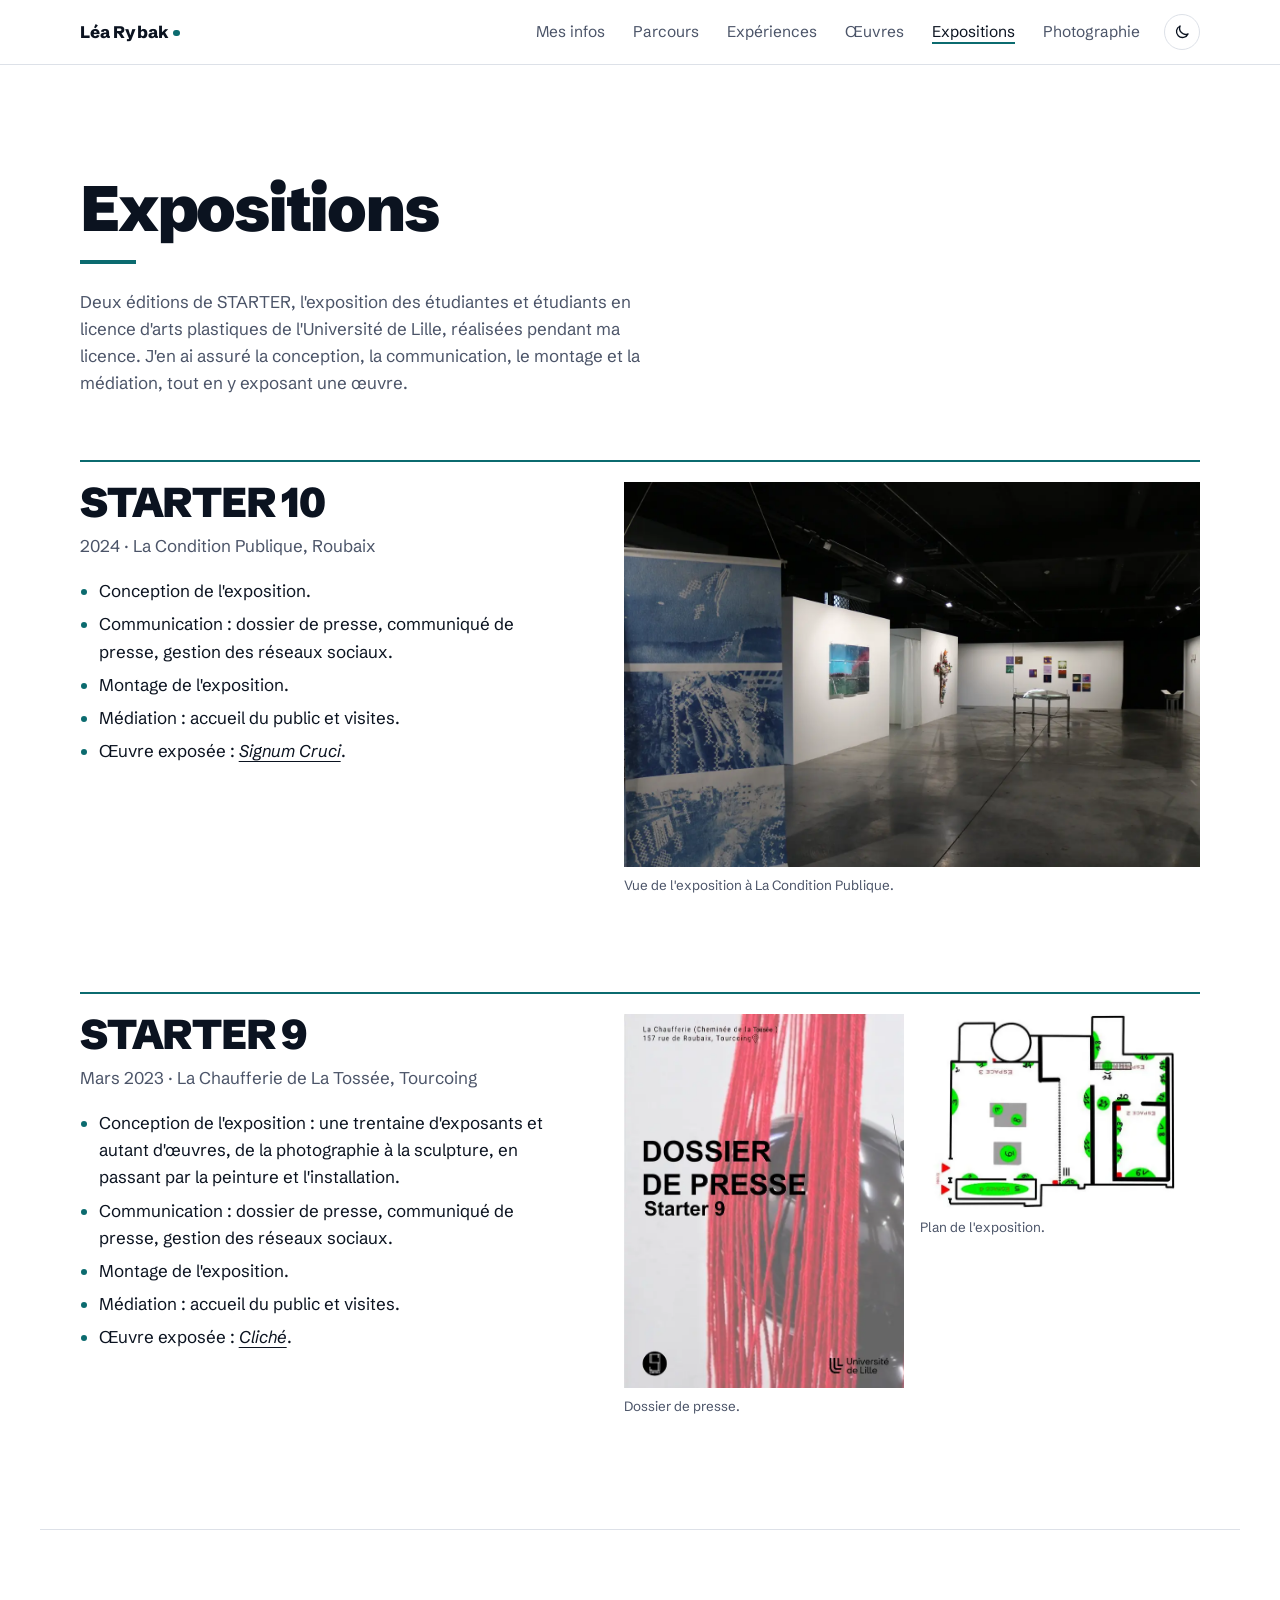
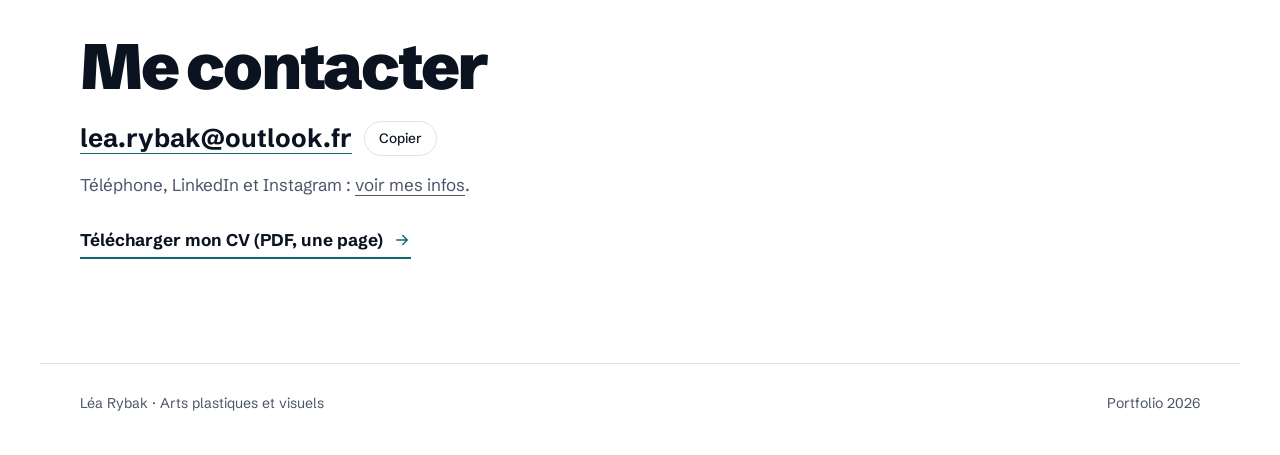
<file: expositions.html>
<!DOCTYPE html>
<html lang="fr">
<head>
<meta charset="UTF-8">
<meta name="viewport" content="width=device-width, initial-scale=1, viewport-fit=cover">
<title>Expositions · Léa Rybak</title>
<meta name="description" content="STARTER 10 à La Condition Publique de Roubaix et STARTER 9 à La Chaufferie de La Tossée de Tourcoing : conception, communication et médiation.">
<meta name="author" content="Léa Rybak">
<meta name="theme-color" content="#0b1320" media="(prefers-color-scheme: dark)">
<meta name="theme-color" content="#ffffff" media="(prefers-color-scheme: light)">
<meta property="og:type" content="website">
<meta property="og:locale" content="fr_FR">
<meta property="og:site_name" content="Léa Rybak">
<meta property="og:title" content="Expositions · Léa Rybak">
<meta property="og:description" content="STARTER 10 à La Condition Publique de Roubaix et STARTER 9 à La Chaufferie de La Tossée de Tourcoing : conception, communication et médiation.">
<meta property="og:url" content="https://julienduq59.github.io/PortfolioLea/expositions.html">
<meta property="og:image" content="https://julienduq59.github.io/PortfolioLea/assets/og-banner.jpg?v=20261113h">
<meta property="og:image:width" content="1200">
<meta property="og:image:height" content="630">
<meta property="og:image:alt" content="Léa Rybak, portfolio : exposition-production d'art contemporain. À droite, son œuvre Signum Cruci.">
<meta name="twitter:card" content="summary_large_image">
<link rel="canonical" href="https://julienduq59.github.io/PortfolioLea/expositions.html">
<link rel="icon" type="image/svg+xml" href="assets/favicon.svg?v=20261113h">
<link rel="apple-touch-icon" href="assets/apple-touch-icon.png">
<link rel="preload" href="assets/fonts/schibsted-grotesk-latin.woff2" as="font" type="font/woff2" crossorigin>
<link rel="stylesheet" href="assets/styles.css?v=20261113h">
<script>try{var t=localStorage.getItem("theme");if(t==="light"||t==="dark")document.documentElement.setAttribute("data-theme",t)}catch(e){}</script>
</head>
<body>
<a class="saut" href="#contenu">Aller au contenu</a>
<header class="entete"><div class="g">
  <a class="signature" href="./">Léa Rybak</a>
  <nav class="plan" aria-label="Navigation principale"><a href="mes-infos.html">Mes infos</a><a href="parcours.html">Parcours</a><a href="experiences.html">Expériences</a><a href="oeuvres.html">Œuvres</a><a href="expositions.html" aria-current="page">Expositions</a><a href="photographie.html">Photographie</a></nav>
  <button class="theme" type="button" aria-label="Changer de thème"><svg class="soleil" viewBox="0 0 24 24" fill="none" stroke="currentColor" stroke-width="1.8" stroke-linecap="round" aria-hidden="true"><circle cx="12" cy="12" r="4.2"/><path d="M12 2.5v2.2M12 19.3v2.2M2.5 12h2.2M19.3 12h2.2M5.3 5.3l1.6 1.6M17.1 17.1l1.6 1.6M5.3 18.7l1.6-1.6M17.1 6.9l1.6-1.6"/></svg><svg class="lune" viewBox="0 0 24 24" fill="none" stroke="currentColor" stroke-width="1.8" stroke-linejoin="round" aria-hidden="true"><path d="M20 14.5A8 8 0 0 1 9.5 4a8 8 0 1 0 10.5 10.5z"/></svg></button>
</div></header>
<main id="contenu">
<section class="salle" aria-labelledby="titre-expositions"><div class="g">
  <h1 class="titre-salle" id="titre-expositions">Expositions</h1>
  <div class="chapeau"><p>Deux éditions de STARTER, l'exposition des étudiantes et étudiants en licence d'arts plastiques de l'Université de Lille, réalisées pendant ma licence. J'en ai assuré la conception, la communication, le montage et la médiation, tout en y exposant une œuvre.</p></div>
  <div class="expos">
    <article class="expo">
      <div>
        <h2>STARTER 10</h2>
        <p class="lieu">2024 · La Condition Publique, Roubaix</p>
        <ul>
          <li>Conception de l'exposition.</li>
          <li>Communication : dossier de presse, communiqué de presse, gestion des réseaux sociaux.</li>
          <li>Montage de l'exposition.</li>
          <li>Médiation : accueil du public et visites.</li>
          <li>Œuvre exposée : <a href="oeuvres.html#signum-cruci"><i>Signum Cruci</i></a>.</li>
        </ul>
      </div>
      <div class="visuels">
        <figure class="large" style="margin:0"><a class="voir" href="assets/oeuvres/starter10-vue.webp" data-legende="STARTER 10, La Condition Publique, Roubaix, 2024." aria-label="Agrandir : Vue de l&#x27;exposition STARTER 10 à La Condition Publique : grandes salles blanches, œuvres accrochées aux murs."><img src="assets/oeuvres/starter10-vue-640.webp" srcset="assets/oeuvres/starter10-vue-640.webp 640w, assets/oeuvres/starter10-vue.webp 1400w" sizes="(max-width: 820px) 100vw, 55vw" width="1400" height="934" alt="Vue de l&#x27;exposition STARTER 10 à La Condition Publique : grandes salles blanches, œuvres accrochées aux murs." loading="lazy" decoding="async"></a><figcaption>Vue de l'exposition à La Condition Publique.</figcaption></figure>
      </div>
    </article>
    <article class="expo">
      <div>
        <h2>STARTER 9</h2>
        <p class="lieu">Mars 2023 · La Chaufferie de La Tossée, Tourcoing</p>
        <ul>
          <li>Conception de l'exposition : une trentaine d'exposants et autant d'œuvres, de la photographie à la sculpture, en passant par la peinture et l'installation.</li>
          <li>Communication : dossier de presse, communiqué de presse, gestion des réseaux sociaux.</li>
          <li>Montage de l'exposition.</li>
          <li>Médiation : accueil du public et visites.</li>
          <li>Œuvre exposée : <a href="oeuvres.html#cliche"><i>Cliché</i></a>.</li>
        </ul>
      </div>
      <div class="visuels">
        <figure style="margin:0"><a class="voir" href="assets/oeuvres/starter9-dossier.webp" data-legende="Dossier de presse de STARTER 9, 2023." aria-label="Agrandir : Couverture du dossier de presse de STARTER 9."><img src="assets/oeuvres/starter9-dossier-640.webp" srcset="assets/oeuvres/starter9-dossier-640.webp 640w, assets/oeuvres/starter9-dossier.webp 615w" sizes="(max-width: 820px) 50vw, 27vw" width="615" height="820" alt="Couverture du dossier de presse de STARTER 9." loading="lazy" decoding="async"></a><figcaption>Dossier de presse.</figcaption></figure>
        <figure style="margin:0"><a class="voir" href="assets/oeuvres/starter9-plan.webp" data-legende="Plan de l&#x27;exposition STARTER 9, 2023." aria-label="Agrandir : Plan de l&#x27;exposition STARTER 9 à La Chaufferie de La Tossée."><img src="assets/oeuvres/starter9-plan-640.webp" srcset="assets/oeuvres/starter9-plan-640.webp 640w, assets/oeuvres/starter9-plan.webp 580w" sizes="(max-width: 820px) 50vw, 27vw" width="580" height="404" alt="Plan de l&#x27;exposition STARTER 9 à La Chaufferie de La Tossée." loading="lazy" decoding="async"></a><figcaption>Plan de l'exposition.</figcaption></figure>
      </div>
    </article>
  </div>
</div></section>

</main>
<section class="contact" id="contact" aria-labelledby="titre-contact"><div class="g">
  <h2 id="titre-contact">Me contacter</h2>
  <p class="mail"><a href="mailto:lea.rybak@outlook.fr">lea.rybak@outlook.fr</a><button class="copier" type="button" data-copier="lea.rybak@outlook.fr">Copier</button></p>
  <p class="plus-contact">Téléphone, LinkedIn et Instagram : <a href="mes-infos.html">voir mes infos</a>.</p>
  <a class="lien-fort" href="assets/cv-lea-rybak.pdf" target="_blank" rel="noopener" download="CV-Lea-Rybak.pdf">Télécharger mon CV (PDF, une page) <svg viewBox="0 0 24 24" fill="none" stroke="currentColor" stroke-width="2" stroke-linecap="round" stroke-linejoin="round" aria-hidden="true"><path d="M5 12h14M13 6l6 6-6 6"/></svg></a>
</div></section>
<footer class="pied"><div class="g"><span>Léa Rybak · Arts plastiques et visuels</span><span>Portfolio 2026</span></div></footer>
<dialog class="visionneuse" aria-label="Œuvre agrandie">
  <div class="barre"><button class="fermer" type="button">Fermer</button></div>
  <div class="scene"></div>
  <p></p>
</dialog>
<script src="assets/site.js?v=20261113h" defer></script>
</body>
</html>
</file>
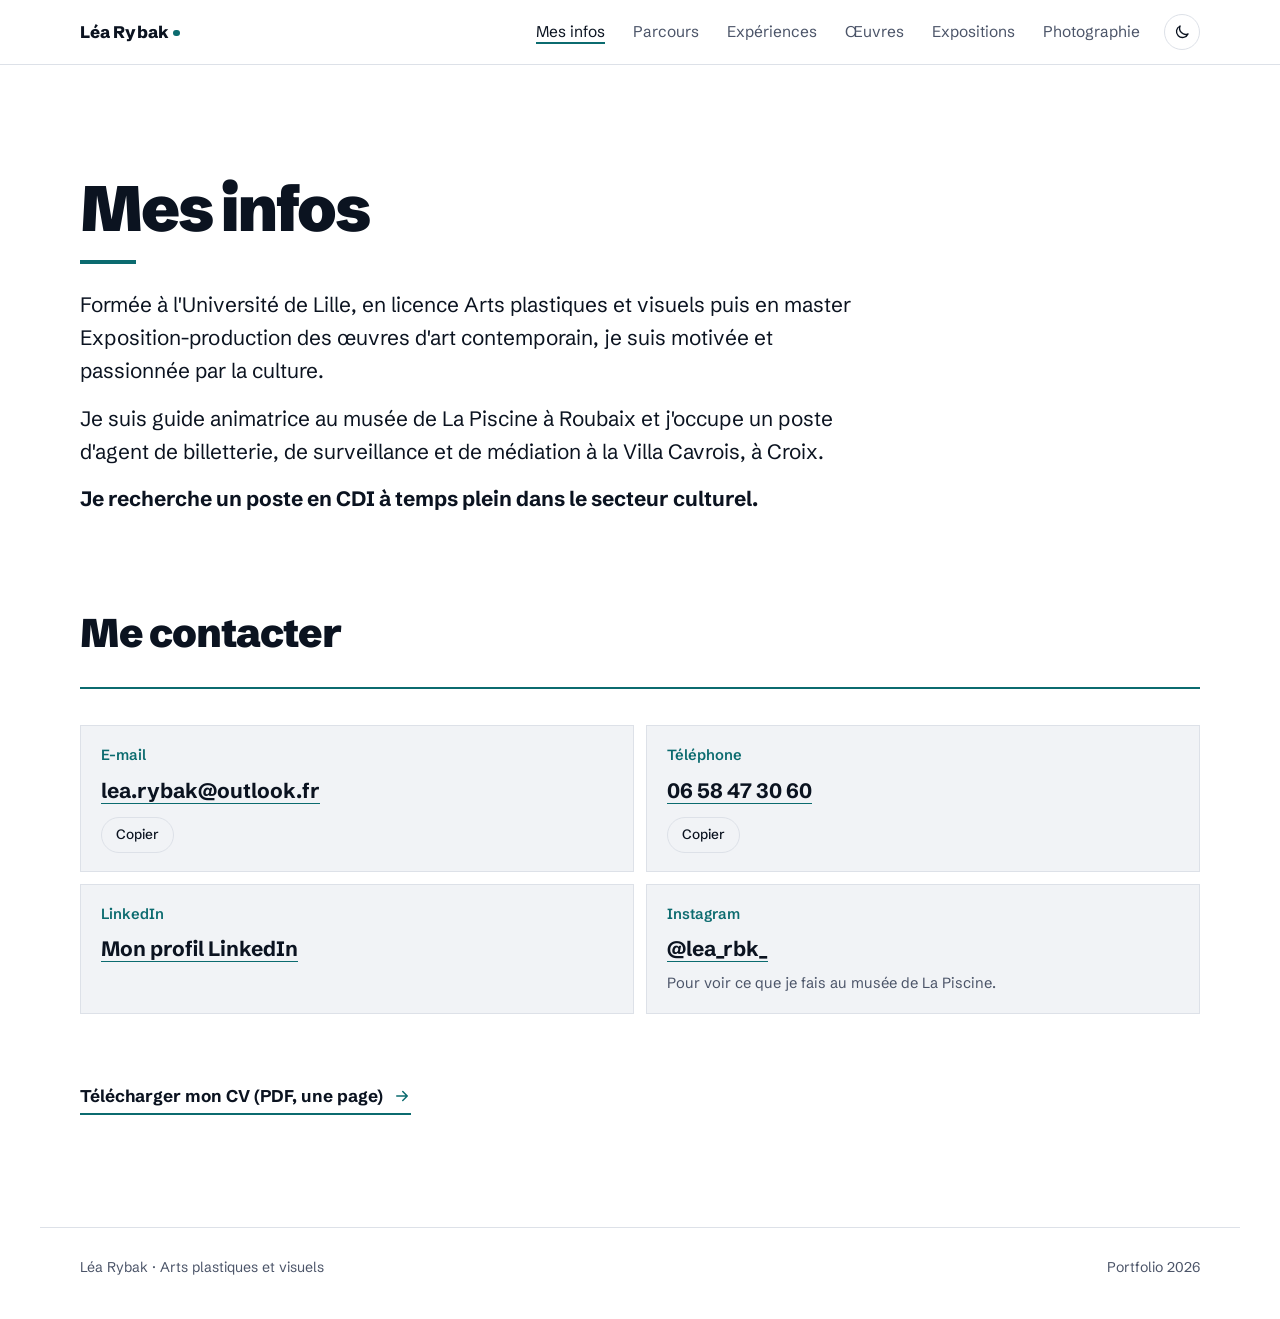
<file: mes-infos.html>
<!DOCTYPE html>
<html lang="fr">
<head>
<meta charset="UTF-8">
<meta name="viewport" content="width=device-width, initial-scale=1, viewport-fit=cover">
<title>Mes infos · Léa Rybak</title>
<meta name="description" content="Léa Rybak recherche un poste en CDI à temps plein dans le secteur culturel : présentation, e-mail, téléphone, LinkedIn et Instagram.">
<meta name="author" content="Léa Rybak">
<meta name="theme-color" content="#0b1320" media="(prefers-color-scheme: dark)">
<meta name="theme-color" content="#ffffff" media="(prefers-color-scheme: light)">
<meta property="og:type" content="website">
<meta property="og:locale" content="fr_FR">
<meta property="og:site_name" content="Léa Rybak">
<meta property="og:title" content="Mes infos · Léa Rybak">
<meta property="og:description" content="Léa Rybak recherche un poste en CDI à temps plein dans le secteur culturel : présentation, e-mail, téléphone, LinkedIn et Instagram.">
<meta property="og:url" content="https://julienduq59.github.io/PortfolioLea/mes-infos.html">
<meta property="og:image" content="https://julienduq59.github.io/PortfolioLea/assets/og-banner.jpg?v=20261113h">
<meta property="og:image:width" content="1200">
<meta property="og:image:height" content="630">
<meta property="og:image:alt" content="Léa Rybak, portfolio : exposition-production d'art contemporain. À droite, son œuvre Signum Cruci.">
<meta name="twitter:card" content="summary_large_image">
<link rel="canonical" href="https://julienduq59.github.io/PortfolioLea/mes-infos.html">
<link rel="icon" type="image/svg+xml" href="assets/favicon.svg?v=20261113h">
<link rel="apple-touch-icon" href="assets/apple-touch-icon.png">
<link rel="preload" href="assets/fonts/schibsted-grotesk-latin.woff2" as="font" type="font/woff2" crossorigin>
<link rel="stylesheet" href="assets/styles.css?v=20261113h">
<script>try{var t=localStorage.getItem("theme");if(t==="light"||t==="dark")document.documentElement.setAttribute("data-theme",t)}catch(e){}</script>
</head>
<body>
<a class="saut" href="#contenu">Aller au contenu</a>
<header class="entete"><div class="g">
  <a class="signature" href="./">Léa Rybak</a>
  <nav class="plan" aria-label="Navigation principale"><a href="mes-infos.html" aria-current="page">Mes infos</a><a href="parcours.html">Parcours</a><a href="experiences.html">Expériences</a><a href="oeuvres.html">Œuvres</a><a href="expositions.html">Expositions</a><a href="photographie.html">Photographie</a></nav>
  <button class="theme" type="button" aria-label="Changer de thème"><svg class="soleil" viewBox="0 0 24 24" fill="none" stroke="currentColor" stroke-width="1.8" stroke-linecap="round" aria-hidden="true"><circle cx="12" cy="12" r="4.2"/><path d="M12 2.5v2.2M12 19.3v2.2M2.5 12h2.2M19.3 12h2.2M5.3 5.3l1.6 1.6M17.1 17.1l1.6 1.6M5.3 18.7l1.6-1.6M17.1 6.9l1.6-1.6"/></svg><svg class="lune" viewBox="0 0 24 24" fill="none" stroke="currentColor" stroke-width="1.8" stroke-linejoin="round" aria-hidden="true"><path d="M20 14.5A8 8 0 0 1 9.5 4a8 8 0 1 0 10.5 10.5z"/></svg></button>
</div></header>
<main id="contenu">
<section class="salle" aria-labelledby="titre-infos"><div class="g">
  <h1 class="titre-salle" id="titre-infos">Mes infos</h1>
  <div class="presentation">
    <p>Formée à l'Université de Lille, en licence Arts plastiques et visuels puis en master Exposition-production des œuvres d'art contemporain, je suis motivée et passionnée par la culture.</p>
    <p>Je suis guide animatrice au musée de La Piscine à Roubaix et j'occupe un poste d'agent de billetterie, de surveillance et de médiation à la Villa Cavrois, à Croix.</p>
    <p class="objectif">Je recherche un poste en CDI à temps plein dans le secteur culturel.</p>
  </div>
  <section class="bloc-parcours" aria-labelledby="titre-coordonnees">
    <h2 id="titre-coordonnees">Me contacter</h2>
    <ul class="coordonnees"><li><span class="coord-titre">E-mail</span><span class="coord-valeur"><a href="mailto:lea.rybak@outlook.fr">lea.rybak@outlook.fr</a></span><button class="copier" type="button" data-copier="lea.rybak@outlook.fr">Copier</button></li><li><span class="coord-titre">Téléphone</span><span class="coord-valeur"><a href="tel:+33658473060">06 58 47 30 60</a></span><button class="copier" type="button" data-copier="06 58 47 30 60">Copier</button></li><li><span class="coord-titre">LinkedIn</span><span class="coord-valeur"><a href="https://www.linkedin.com/in/l%C3%A9a-rybak-bb04a2251/" target="_blank" rel="noopener">Mon profil LinkedIn</a></span></li><li><span class="coord-titre">Instagram</span><span class="coord-valeur"><a href="https://www.instagram.com/lea_rbk_/" target="_blank" rel="noopener">@lea_rbk_</a></span><p class="coord-det">Pour voir ce que je fais au musée de La Piscine.</p></li></ul>
    <a class="lien-fort" href="assets/cv-lea-rybak.pdf" target="_blank" rel="noopener" download="CV-Lea-Rybak.pdf">Télécharger mon CV (PDF, une page) <svg viewBox="0 0 24 24" fill="none" stroke="currentColor" stroke-width="2" stroke-linecap="round" stroke-linejoin="round" aria-hidden="true"><path d="M5 12h14M13 6l6 6-6 6"/></svg></a>
  </section>
</div></section>

</main>
<footer class="pied"><div class="g"><span>Léa Rybak · Arts plastiques et visuels</span><span>Portfolio 2026</span></div></footer>
<dialog class="visionneuse" aria-label="Œuvre agrandie">
  <div class="barre"><button class="fermer" type="button">Fermer</button></div>
  <div class="scene"></div>
  <p></p>
</dialog>
<script src="assets/site.js?v=20261113h" defer></script>
</body>
</html>
</file>
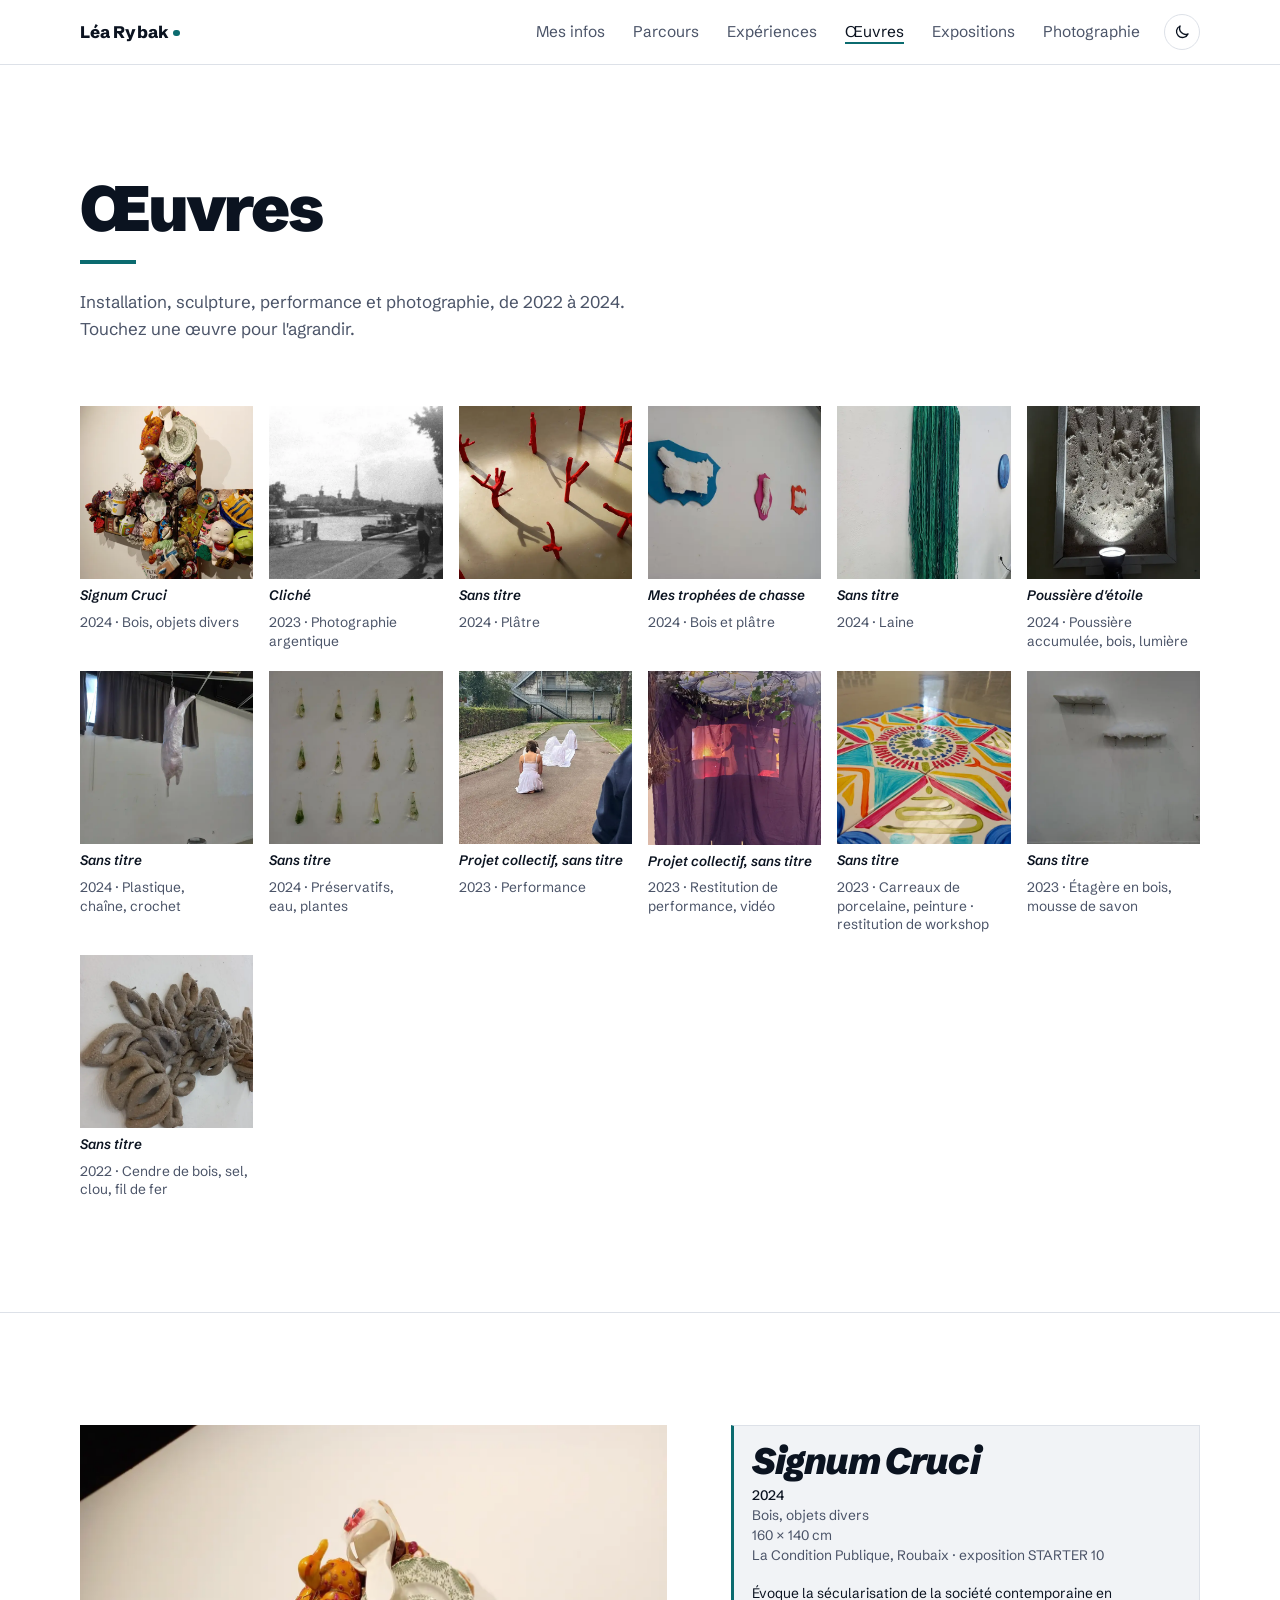
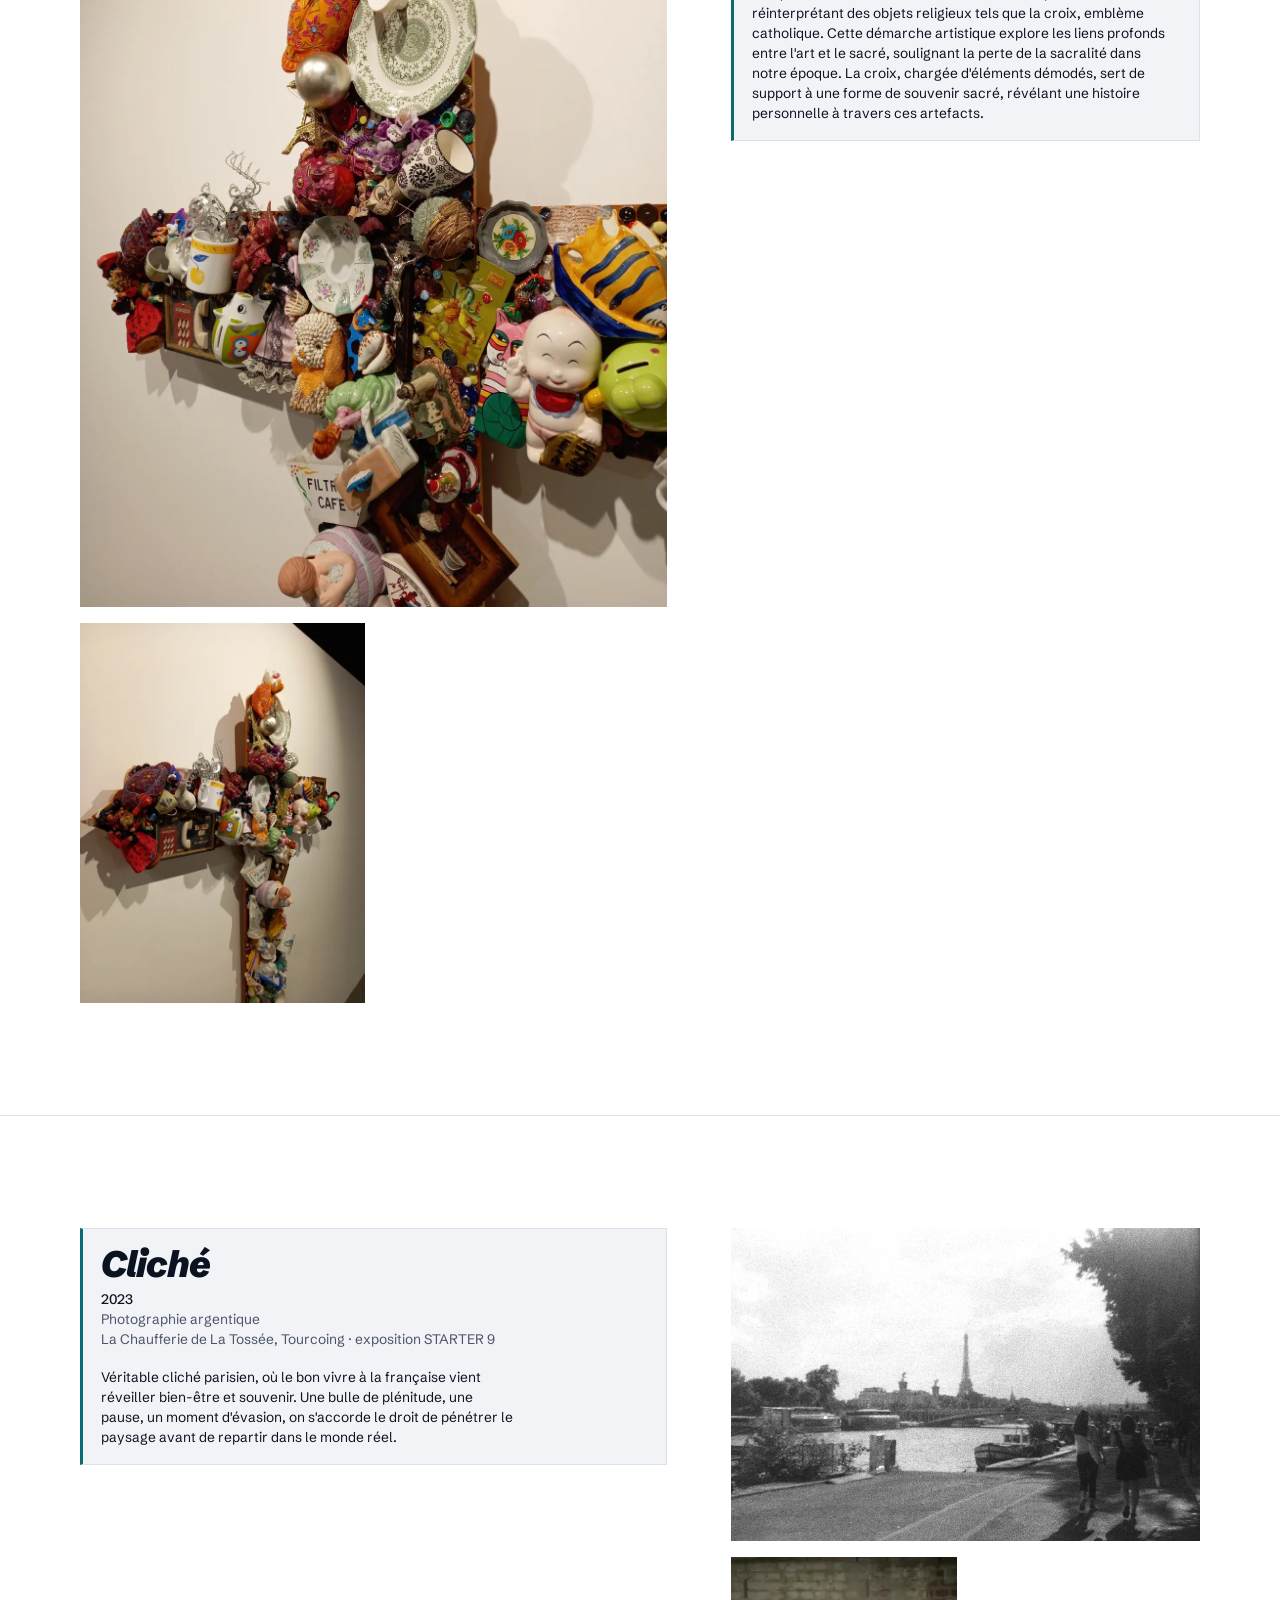
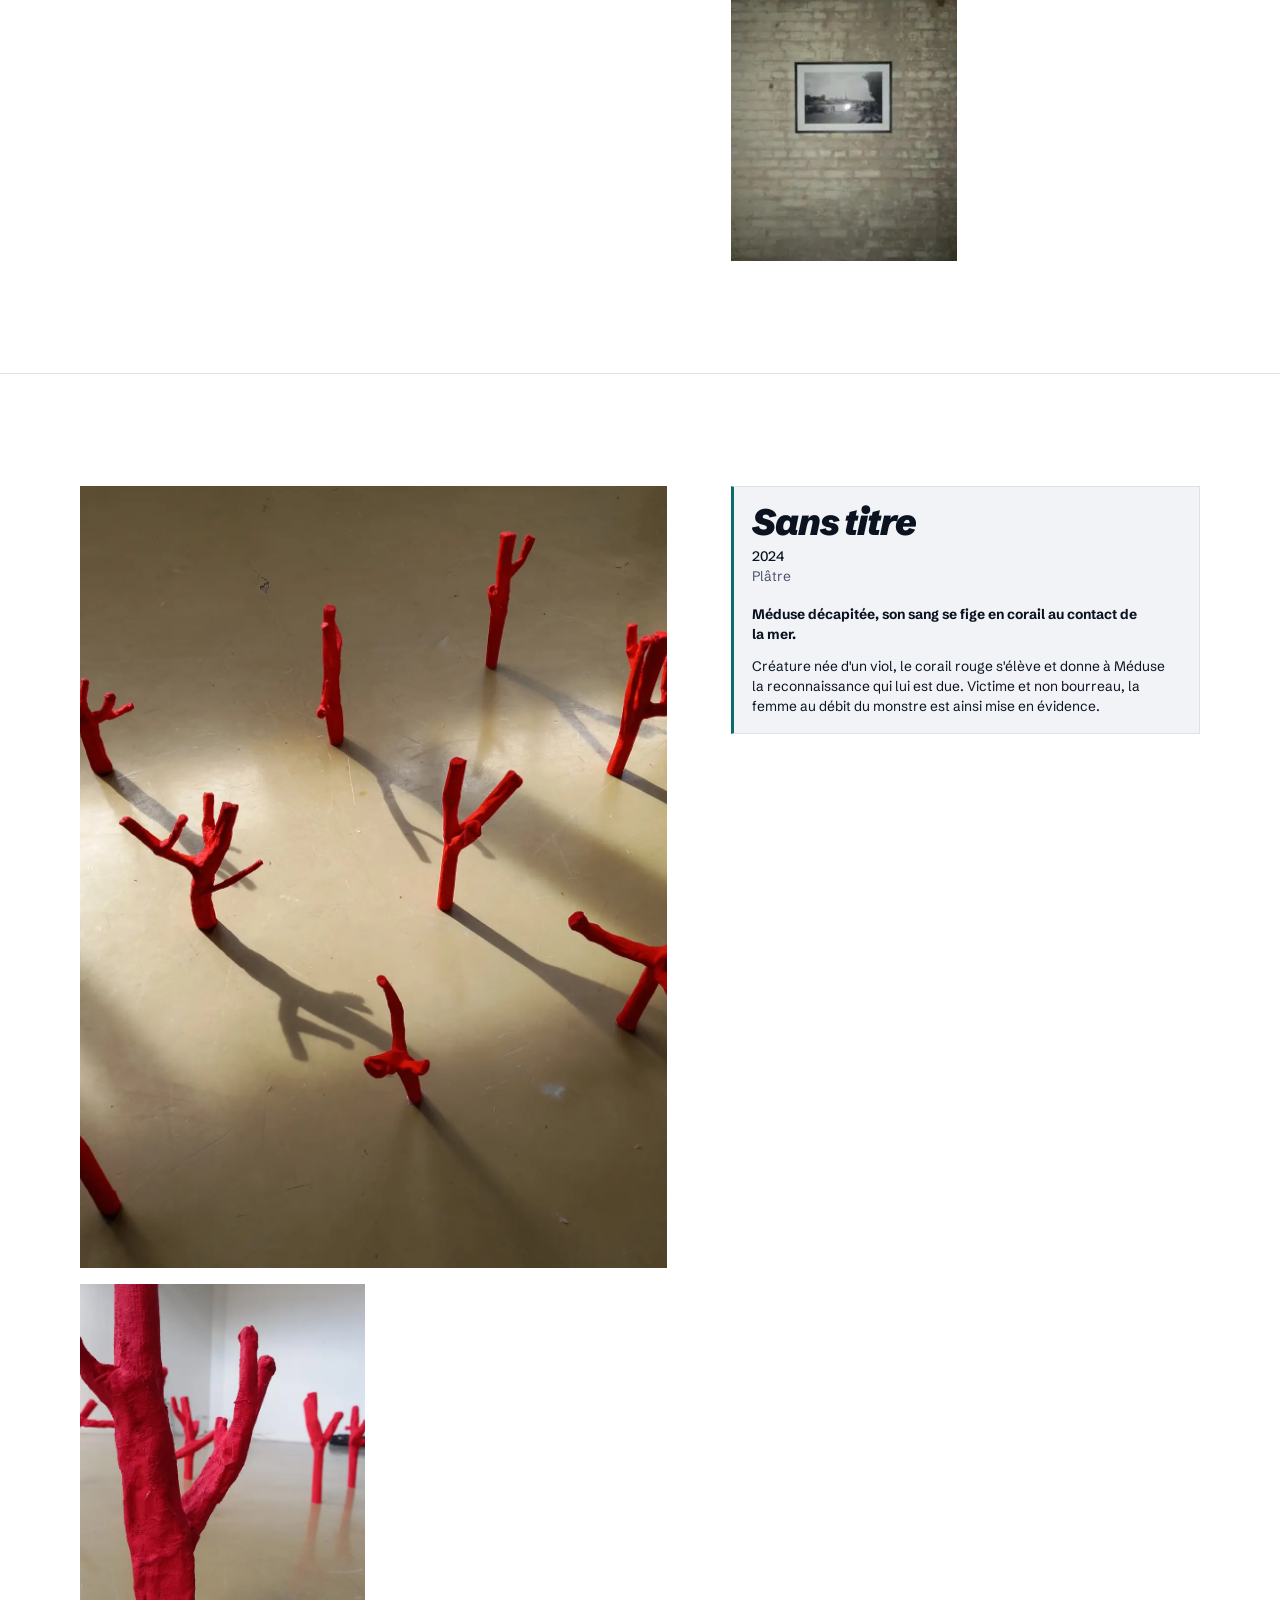
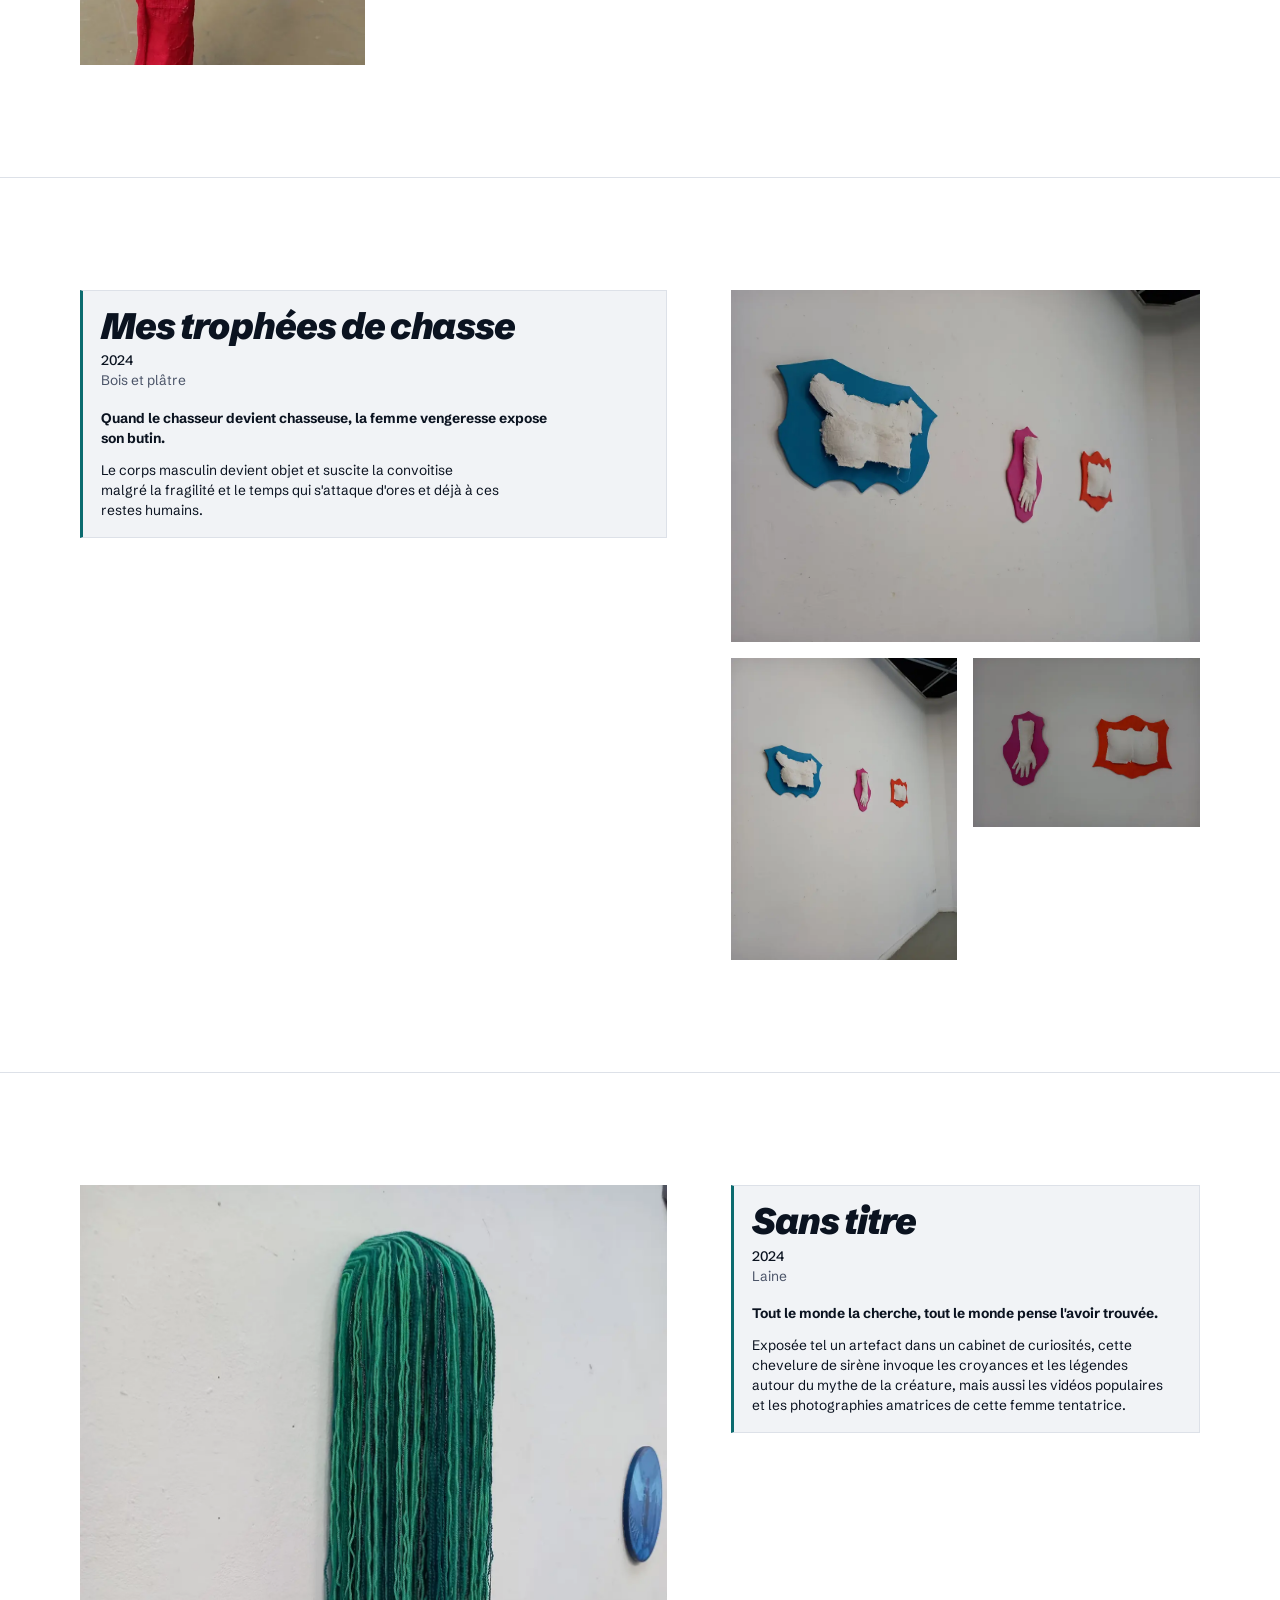
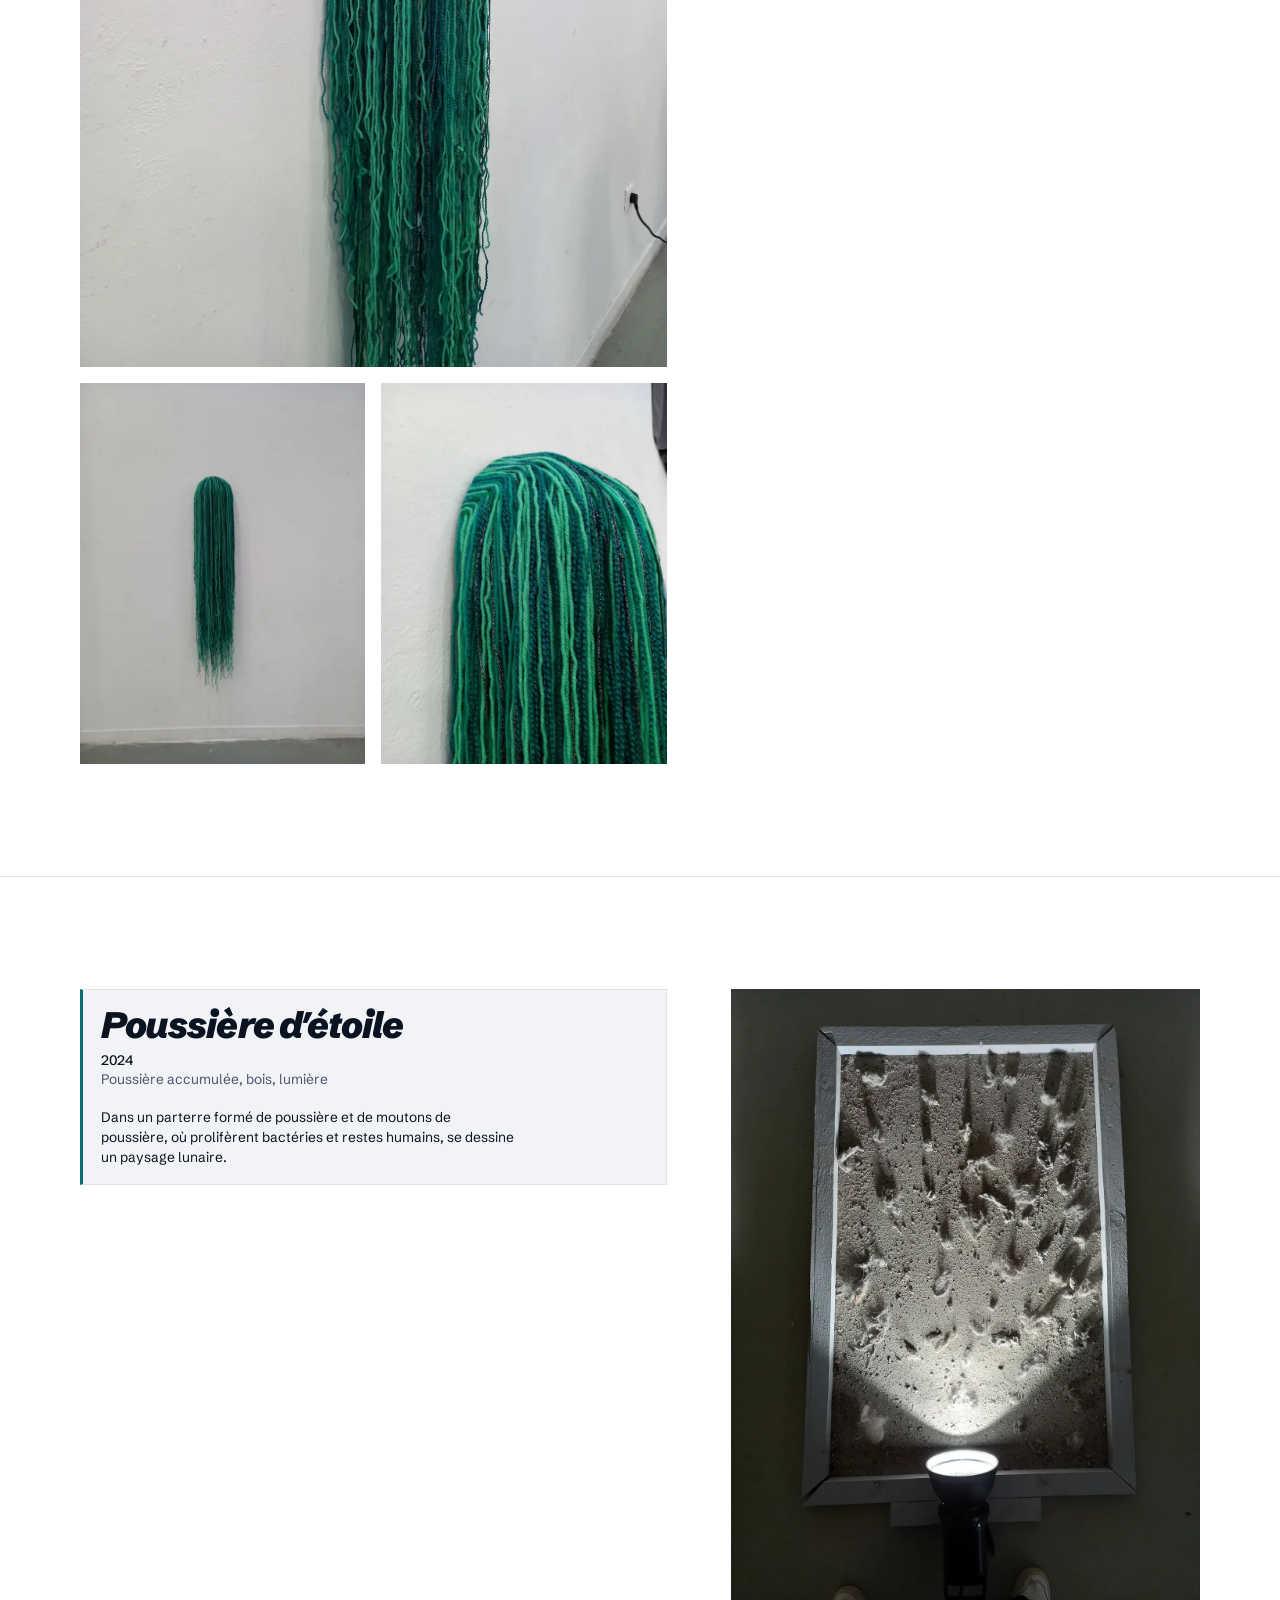
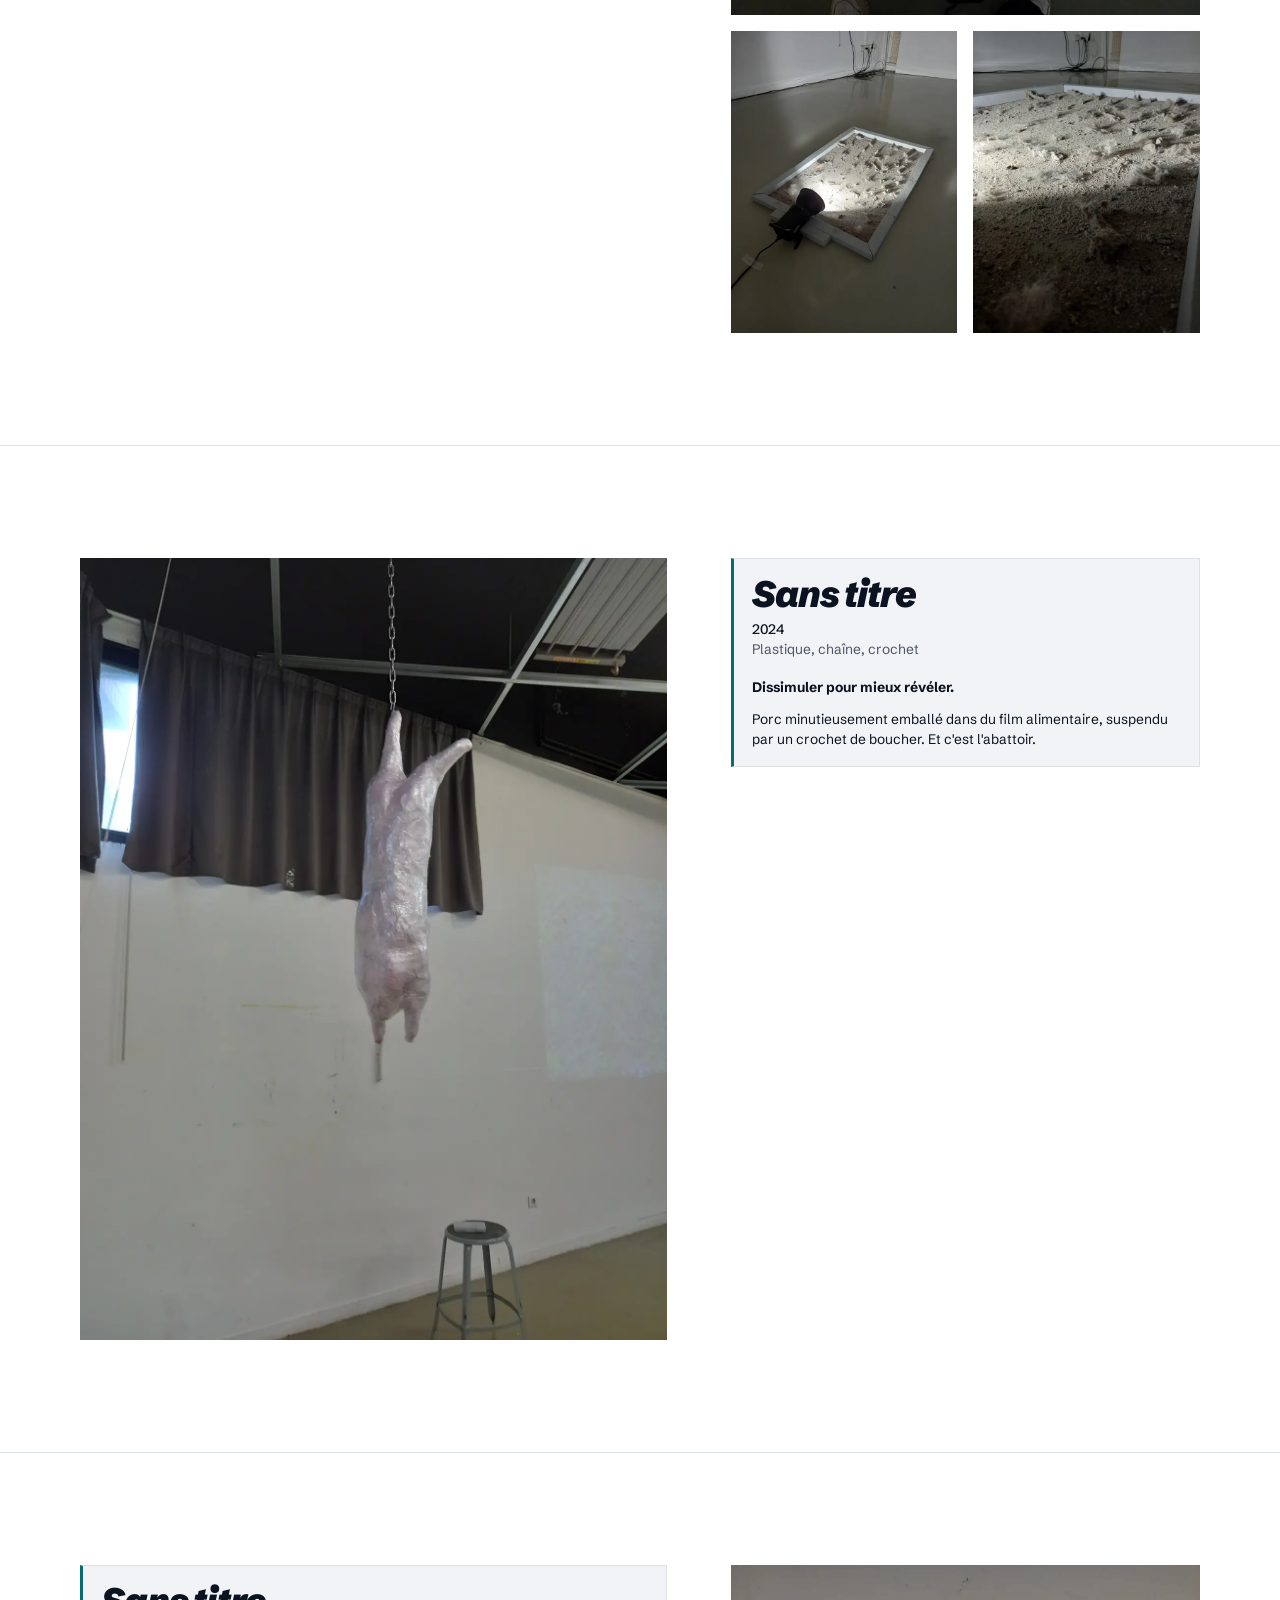
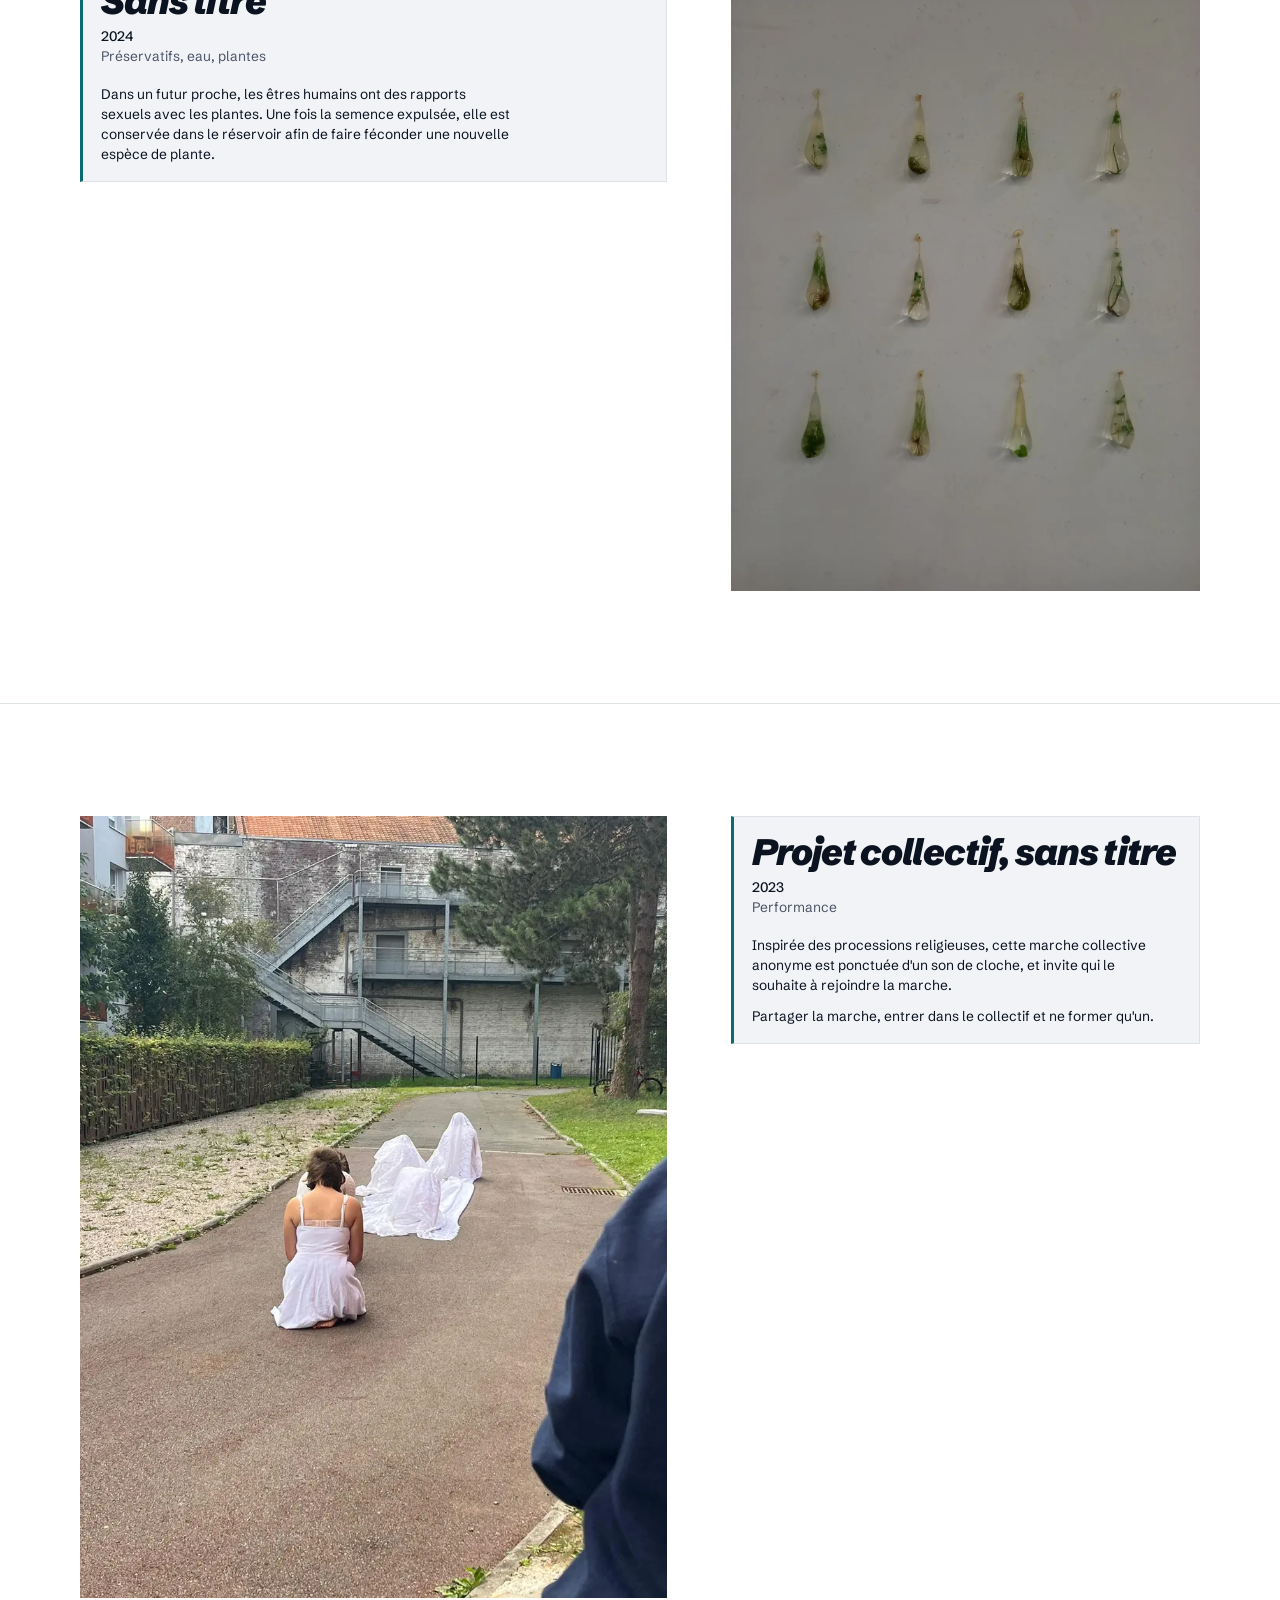
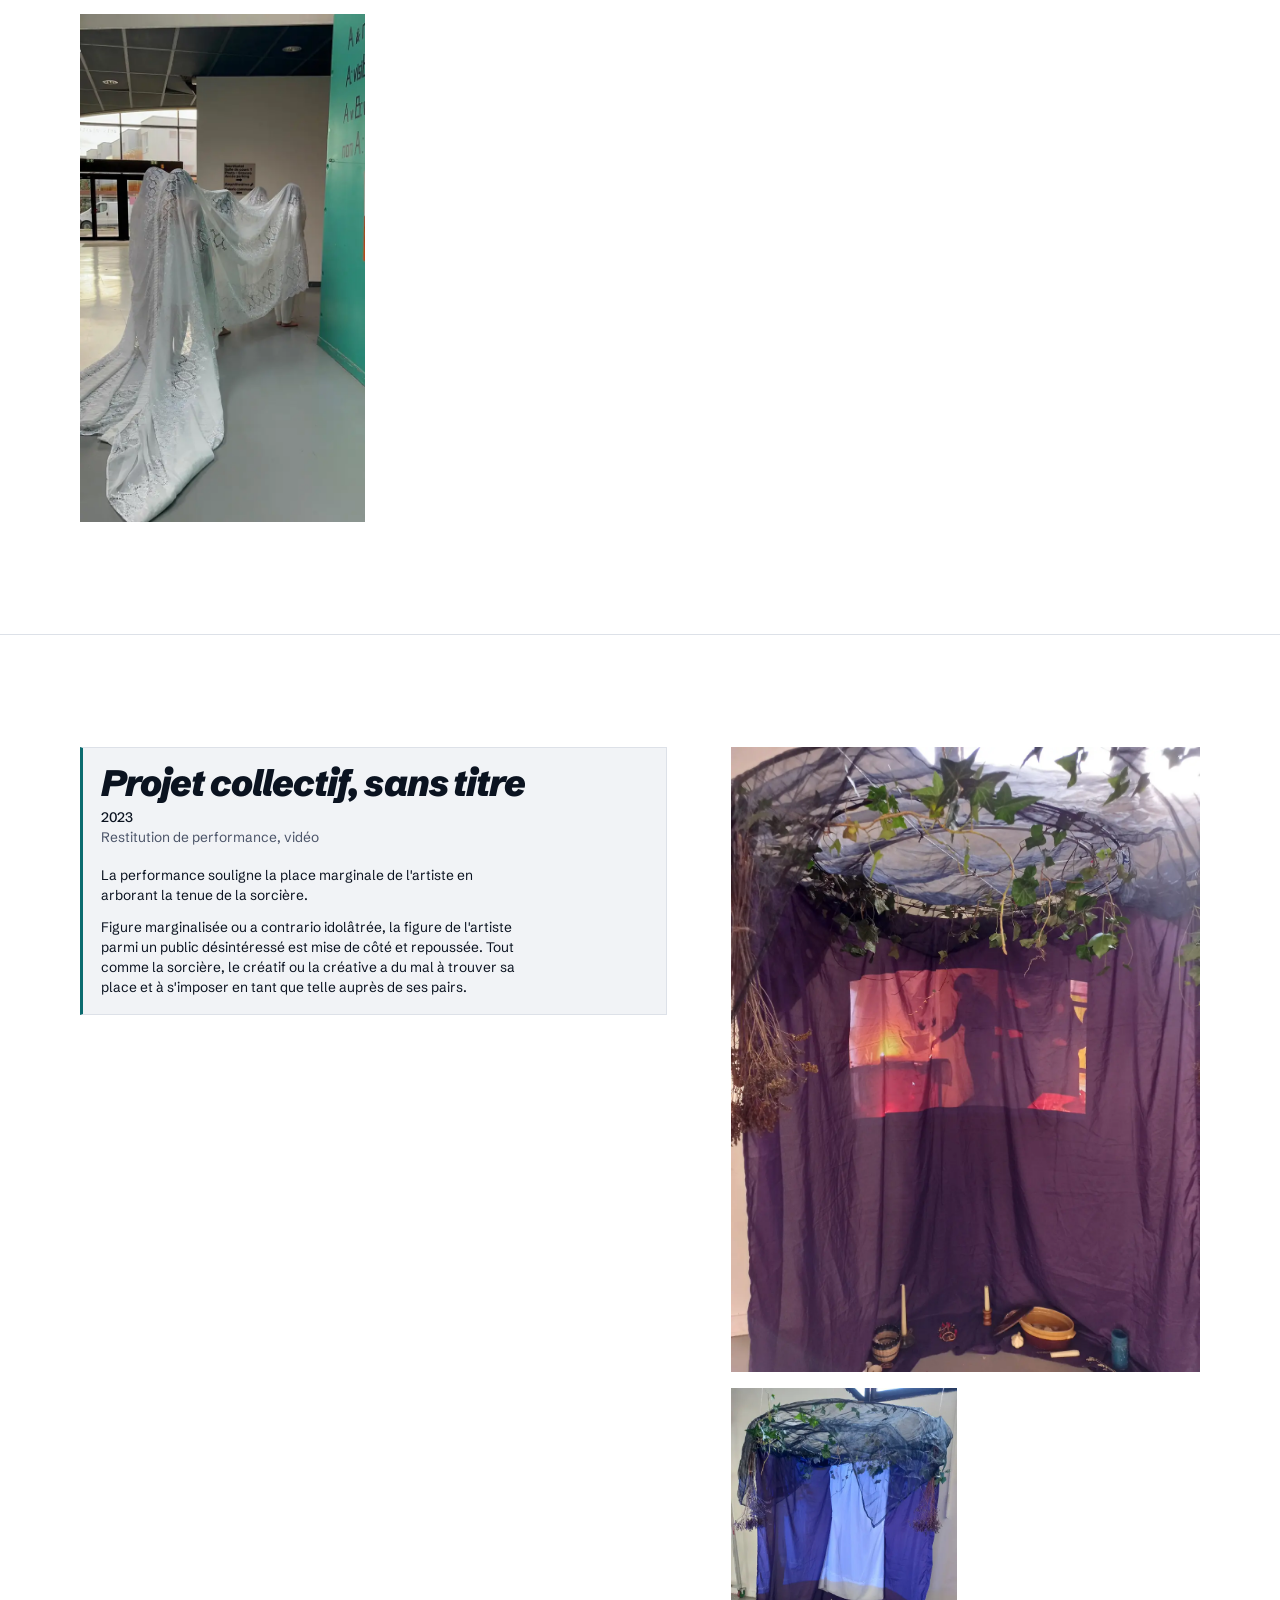
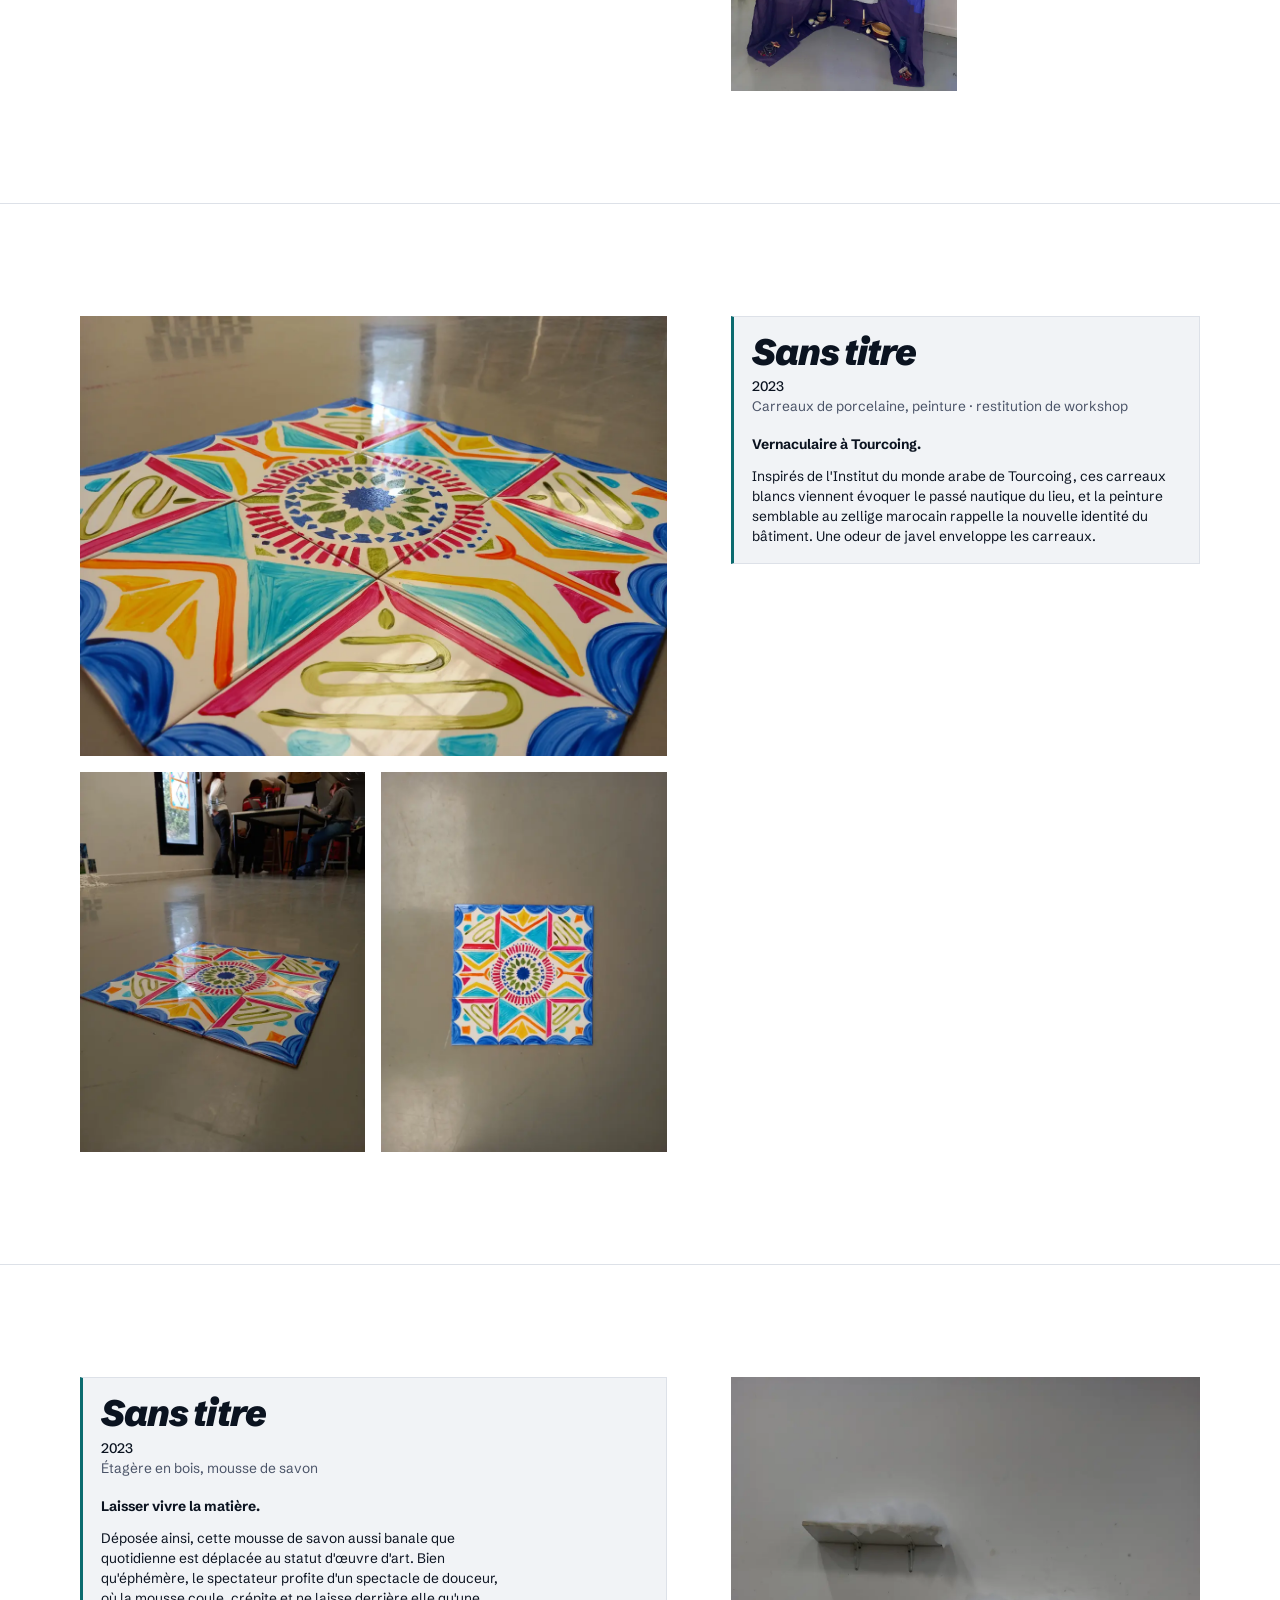
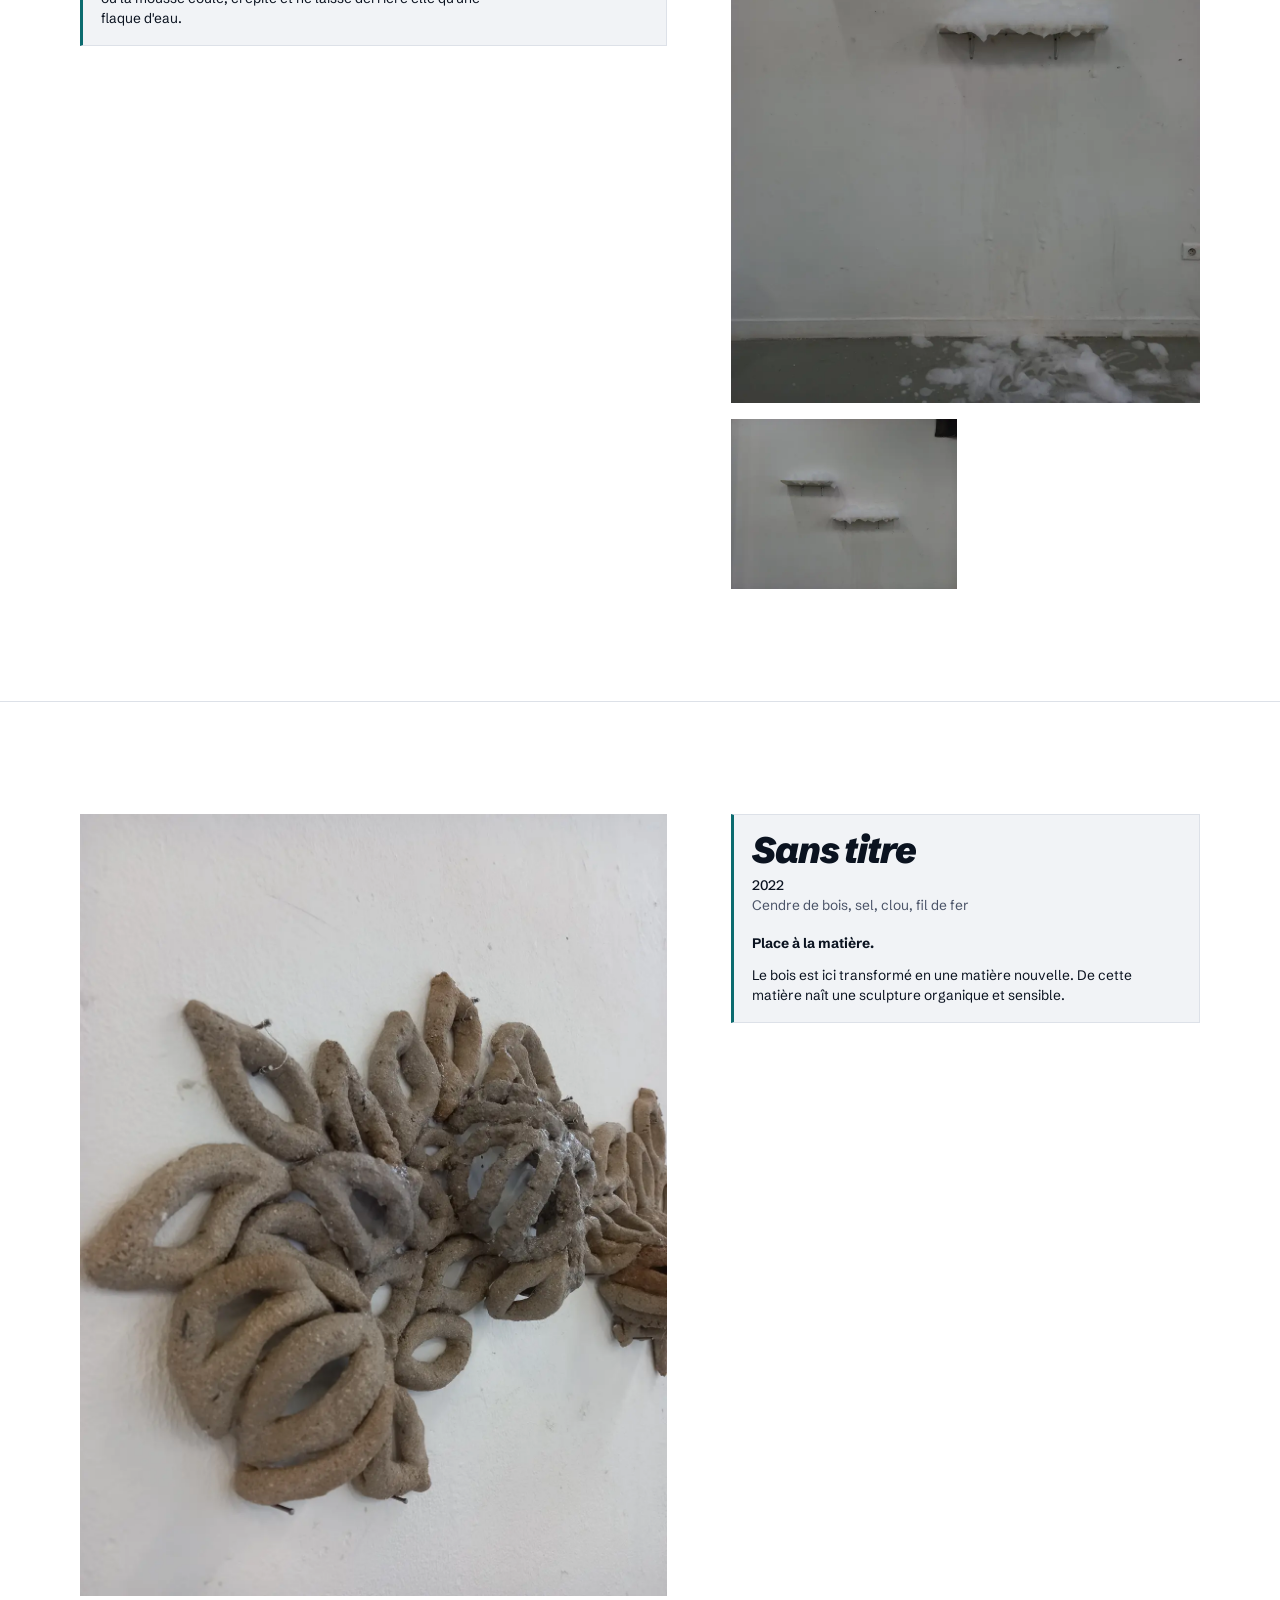
<file: oeuvres.html>
<!DOCTYPE html>
<html lang="fr">
<head>
<meta charset="UTF-8">
<meta name="viewport" content="width=device-width, initial-scale=1, viewport-fit=cover">
<title>Œuvres · Léa Rybak</title>
<meta name="description" content="Les œuvres de Léa Rybak de 2022 à 2024 : Signum Cruci, Cliché, Mes trophées de chasse, Poussière d&#x27;étoile et d&#x27;autres.">
<meta name="author" content="Léa Rybak">
<meta name="theme-color" content="#0b1320" media="(prefers-color-scheme: dark)">
<meta name="theme-color" content="#ffffff" media="(prefers-color-scheme: light)">
<meta property="og:type" content="website">
<meta property="og:locale" content="fr_FR">
<meta property="og:site_name" content="Léa Rybak">
<meta property="og:title" content="Œuvres · Léa Rybak">
<meta property="og:description" content="Les œuvres de Léa Rybak de 2022 à 2024 : Signum Cruci, Cliché, Mes trophées de chasse, Poussière d&#x27;étoile et d&#x27;autres.">
<meta property="og:url" content="https://julienduq59.github.io/PortfolioLea/oeuvres.html">
<meta property="og:image" content="https://julienduq59.github.io/PortfolioLea/assets/og-banner.jpg?v=20261113h">
<meta property="og:image:width" content="1200">
<meta property="og:image:height" content="630">
<meta property="og:image:alt" content="Léa Rybak, portfolio : exposition-production d'art contemporain. À droite, son œuvre Signum Cruci.">
<meta name="twitter:card" content="summary_large_image">
<link rel="canonical" href="https://julienduq59.github.io/PortfolioLea/oeuvres.html">
<link rel="icon" type="image/svg+xml" href="assets/favicon.svg?v=20261113h">
<link rel="apple-touch-icon" href="assets/apple-touch-icon.png">
<link rel="preload" href="assets/fonts/schibsted-grotesk-latin.woff2" as="font" type="font/woff2" crossorigin>
<link rel="stylesheet" href="assets/styles.css?v=20261113h">
<script>try{var t=localStorage.getItem("theme");if(t==="light"||t==="dark")document.documentElement.setAttribute("data-theme",t)}catch(e){}</script>
</head>
<body>
<a class="saut" href="#contenu">Aller au contenu</a>
<header class="entete"><div class="g">
  <a class="signature" href="./">Léa Rybak</a>
  <nav class="plan" aria-label="Navigation principale"><a href="mes-infos.html">Mes infos</a><a href="parcours.html">Parcours</a><a href="experiences.html">Expériences</a><a href="oeuvres.html" aria-current="page">Œuvres</a><a href="expositions.html">Expositions</a><a href="photographie.html">Photographie</a></nav>
  <button class="theme" type="button" aria-label="Changer de thème"><svg class="soleil" viewBox="0 0 24 24" fill="none" stroke="currentColor" stroke-width="1.8" stroke-linecap="round" aria-hidden="true"><circle cx="12" cy="12" r="4.2"/><path d="M12 2.5v2.2M12 19.3v2.2M2.5 12h2.2M19.3 12h2.2M5.3 5.3l1.6 1.6M17.1 17.1l1.6 1.6M5.3 18.7l1.6-1.6M17.1 6.9l1.6-1.6"/></svg><svg class="lune" viewBox="0 0 24 24" fill="none" stroke="currentColor" stroke-width="1.8" stroke-linejoin="round" aria-hidden="true"><path d="M20 14.5A8 8 0 0 1 9.5 4a8 8 0 1 0 10.5 10.5z"/></svg></button>
</div></header>
<main id="contenu">
<section class="salle" aria-labelledby="titre-oeuvres"><div class="g">
  <h1 class="titre-salle" id="titre-oeuvres">Œuvres</h1>
  <div class="chapeau"><p>Installation, sculpture, performance et photographie, de 2022 à 2024. Touchez une œuvre pour l'agrandir.</p></div>
  <ol class="plan-salle"><li><a href="#signum-cruci"><img src="assets/oeuvres/signum-cruci-1-640.webp" width="1200" height="1600" alt="" loading="lazy" decoding="async"><i>Signum Cruci</i><span>2024 · Bois, objets divers</span></a></li><li><a href="#cliche"><img src="assets/oeuvres/cliche-1-640.webp" width="1392" height="928" alt="" loading="lazy" decoding="async"><i>Cliché</i><span>2023 · Photographie argentique</span></a></li><li><a href="#corail"><img src="assets/oeuvres/corail-1-640.webp" width="1200" height="1600" alt="" loading="lazy" decoding="async"><i>Sans titre</i><span>2024 · Plâtre</span></a></li><li><a href="#trophees"><img src="assets/oeuvres/trophees-1-640.webp" width="1200" height="900" alt="" loading="lazy" decoding="async"><i>Mes trophées de chasse</i><span>2024 · Bois et plâtre</span></a></li><li><a href="#chevelure"><img src="assets/oeuvres/laine-1-640.webp" width="1200" height="1600" alt="" loading="lazy" decoding="async"><i>Sans titre</i><span>2024 · Laine</span></a></li><li><a href="#poussiere"><img src="assets/oeuvres/poussiere-1-640.webp" width="1200" height="1600" alt="" loading="lazy" decoding="async"><i>Poussière d&#x27;étoile</i><span>2024 · Poussière accumulée, bois, lumière</span></a></li><li><a href="#porc"><img src="assets/oeuvres/porc-1-640.webp" width="1200" height="1600" alt="" loading="lazy" decoding="async"><i>Sans titre</i><span>2024 · Plastique, chaîne, crochet</span></a></li><li><a href="#plantes"><img src="assets/oeuvres/plantes-1-640.webp" width="1200" height="1600" alt="" loading="lazy" decoding="async"><i>Sans titre</i><span>2024 · Préservatifs, eau, plantes</span></a></li><li><a href="#marche"><img src="assets/oeuvres/marche-1-640.webp" width="840" height="1120" alt="" loading="lazy" decoding="async"><i>Projet collectif, sans titre</i><span>2023 · Performance</span></a></li><li><a href="#sorciere"><img src="assets/oeuvres/sorciere-1-640.webp" width="1200" height="1600" alt="" loading="lazy" decoding="async"><i>Projet collectif, sans titre</i><span>2023 · Restitution de performance, vidéo</span></a></li><li><a href="#carreaux"><img src="assets/oeuvres/carreaux-1-640.webp" width="1200" height="900" alt="" loading="lazy" decoding="async"><i>Sans titre</i><span>2023 · Carreaux de porcelaine, peinture · restitution de workshop</span></a></li><li><a href="#savon"><img src="assets/oeuvres/savon-1-640.webp" width="1200" height="1600" alt="" loading="lazy" decoding="async"><i>Sans titre</i><span>2023 · Étagère en bois, mousse de savon</span></a></li><li><a href="#cendre"><img src="assets/oeuvres/cendre-1-640.webp" width="1200" height="1600" alt="" loading="lazy" decoding="async"><i>Sans titre</i><span>2022 · Cendre de bois, sel, clou, fil de fer</span></a></li></ol>
</div></section>
<article class="salle fiche-salle" id="signum-cruci" aria-labelledby="t-signum-cruci"><div class="g"><div class="fiche">
  <div class="planches"><a class="voir" href="assets/oeuvres/signum-cruci-1.webp" data-legende="Signum Cruci, 2024. Bois, objets divers." aria-label="Agrandir : Signum Cruci : grande croix murale recouverte d&#x27;objets anciens, assiettes, tasses, figurines et bibelots."><img src="assets/oeuvres/signum-cruci-1-640.webp" srcset="assets/oeuvres/signum-cruci-1-640.webp 640w, assets/oeuvres/signum-cruci-1.webp 1200w" sizes="(max-width: 820px) 100vw, 55vw" width="1200" height="1600" alt="Signum Cruci : grande croix murale recouverte d&#x27;objets anciens, assiettes, tasses, figurines et bibelots." loading="lazy" decoding="async"></a><a class="voir" href="assets/oeuvres/signum-cruci-2.webp" data-legende="Signum Cruci, 2024. Bois, objets divers." aria-label="Agrandir : Signum Cruci vue de côté, accrochée au mur blanc de l&#x27;exposition."><img src="assets/oeuvres/signum-cruci-2-640.webp" srcset="assets/oeuvres/signum-cruci-2-640.webp 640w, assets/oeuvres/signum-cruci-2.webp 600w" sizes="(max-width: 820px) 50vw, 28vw" width="600" height="800" alt="Signum Cruci vue de côté, accrochée au mur blanc de l&#x27;exposition." loading="lazy" decoding="async"></a></div>
  <div class="texte-oeuvre"><div class="cartel">
    <h2 id="t-signum-cruci">Signum Cruci</h2>
    <p class="meta"><b>2024</b><br>Bois, objets divers<br>160 × 140 cm<br>La Condition Publique, Roubaix · exposition STARTER 10</p>
    <div class="recit"><p>Évoque la sécularisation de la société contemporaine en réinterprétant des objets religieux tels que la croix, emblème catholique. Cette démarche artistique explore les liens profonds entre l&#x27;art et le sacré, soulignant la perte de la sacralité dans notre époque. La croix, chargée d&#x27;éléments démodés, sert de support à une forme de souvenir sacré, révélant une histoire personnelle à travers ces artefacts.</p></div>
  </div></div>
</div></div></article><article class="salle fiche-salle" id="cliche" aria-labelledby="t-cliche"><div class="g"><div class="fiche">
  <div class="planches"><a class="voir" href="assets/oeuvres/cliche-1.webp" data-legende="Cliché, 2023. Photographie argentique." aria-label="Agrandir : Cliché : photographie argentique en noir et blanc des quais de Seine, la tour Eiffel au loin."><img src="assets/oeuvres/cliche-1-640.webp" srcset="assets/oeuvres/cliche-1-640.webp 640w, assets/oeuvres/cliche-1.webp 1392w" sizes="(max-width: 820px) 100vw, 55vw" width="1392" height="928" alt="Cliché : photographie argentique en noir et blanc des quais de Seine, la tour Eiffel au loin." loading="lazy" decoding="async"></a><a class="voir" href="assets/oeuvres/cliche-accrochage.webp" data-legende="Cliché, 2023. Photographie argentique." aria-label="Agrandir : Cliché encadré, accroché sur un mur de briques à La Chaufferie de La Tossée."><img src="assets/oeuvres/cliche-accrochage-640.webp" srcset="assets/oeuvres/cliche-accrochage-640.webp 640w, assets/oeuvres/cliche-accrochage.webp 302w" sizes="(max-width: 820px) 50vw, 28vw" width="302" height="404" alt="Cliché encadré, accroché sur un mur de briques à La Chaufferie de La Tossée." loading="lazy" decoding="async"></a></div>
  <div class="texte-oeuvre"><div class="cartel">
    <h2 id="t-cliche">Cliché</h2>
    <p class="meta"><b>2023</b><br>Photographie argentique<br>La Chaufferie de La Tossée, Tourcoing · exposition STARTER 9</p>
    <div class="recit"><p>Véritable cliché parisien, où le bon vivre à la française vient réveiller bien-être et souvenir. Une bulle de plénitude, une pause, un moment d&#x27;évasion, on s&#x27;accorde le droit de pénétrer le paysage avant de repartir dans le monde réel.</p></div>
  </div></div>
</div></div></article><article class="salle fiche-salle" id="corail" aria-labelledby="t-corail"><div class="g"><div class="fiche">
  <div class="planches"><a class="voir" href="assets/oeuvres/corail-1.webp" data-legende="Sans titre, 2024. Plâtre." aria-label="Agrandir : Branches de corail rouge en plâtre dressées au sol d&#x27;une salle d&#x27;exposition, avec leurs ombres."><img src="assets/oeuvres/corail-1-640.webp" srcset="assets/oeuvres/corail-1-640.webp 640w, assets/oeuvres/corail-1.webp 1200w" sizes="(max-width: 820px) 100vw, 55vw" width="1200" height="1600" alt="Branches de corail rouge en plâtre dressées au sol d&#x27;une salle d&#x27;exposition, avec leurs ombres." loading="lazy" decoding="async"></a><a class="voir" href="assets/oeuvres/corail-2.webp" data-legende="Sans titre, 2024. Plâtre." aria-label="Agrandir : Gros plan sur une branche de corail rouge en plâtre."><img src="assets/oeuvres/corail-2-640.webp" srcset="assets/oeuvres/corail-2-640.webp 640w, assets/oeuvres/corail-2.webp 900w" sizes="(max-width: 820px) 50vw, 28vw" width="900" height="1200" alt="Gros plan sur une branche de corail rouge en plâtre." loading="lazy" decoding="async"></a></div>
  <div class="texte-oeuvre"><div class="cartel">
    <h2 id="t-corail">Sans titre</h2>
    <p class="meta"><b>2024</b><br>Plâtre</p>
    <div class="recit"><p class="accroche">Méduse décapitée, son sang se fige en corail au contact de la mer.</p><p>Créature née d&#x27;un viol, le corail rouge s&#x27;élève et donne à Méduse la reconnaissance qui lui est due. Victime et non bourreau, la femme au débit du monstre est ainsi mise en évidence.</p></div>
  </div></div>
</div></div></article><article class="salle fiche-salle" id="trophees" aria-labelledby="t-trophees"><div class="g"><div class="fiche">
  <div class="planches"><a class="voir" href="assets/oeuvres/trophees-1.webp" data-legende="Mes trophées de chasse, 2024. Bois et plâtre." aria-label="Agrandir : Mes trophées de chasse : trois formes en plâtre blanc sur des écussons bleu, rose et orange, accrochées au mur."><img src="assets/oeuvres/trophees-1-640.webp" srcset="assets/oeuvres/trophees-1-640.webp 640w, assets/oeuvres/trophees-1.webp 1200w" sizes="(max-width: 820px) 100vw, 55vw" width="1200" height="900" alt="Mes trophées de chasse : trois formes en plâtre blanc sur des écussons bleu, rose et orange, accrochées au mur." loading="lazy" decoding="async"></a><a class="voir" href="assets/oeuvres/trophees-2.webp" data-legende="Mes trophées de chasse, 2024. Bois et plâtre." aria-label="Agrandir : Vue de l&#x27;accrochage des trophées sur un mur blanc."><img src="assets/oeuvres/trophees-2-640.webp" srcset="assets/oeuvres/trophees-2-640.webp 640w, assets/oeuvres/trophees-2.webp 1200w" sizes="(max-width: 820px) 50vw, 28vw" width="1200" height="1600" alt="Vue de l&#x27;accrochage des trophées sur un mur blanc." loading="lazy" decoding="async"></a><a class="voir" href="assets/oeuvres/trophees-3.webp" data-legende="Mes trophées de chasse, 2024. Bois et plâtre." aria-label="Agrandir : Détail des écussons rose et orange."><img src="assets/oeuvres/trophees-3-640.webp" srcset="assets/oeuvres/trophees-3-640.webp 640w, assets/oeuvres/trophees-3.webp 1200w" sizes="(max-width: 820px) 50vw, 28vw" width="1200" height="900" alt="Détail des écussons rose et orange." loading="lazy" decoding="async"></a></div>
  <div class="texte-oeuvre"><div class="cartel">
    <h2 id="t-trophees">Mes trophées de chasse</h2>
    <p class="meta"><b>2024</b><br>Bois et plâtre</p>
    <div class="recit"><p class="accroche">Quand le chasseur devient chasseuse, la femme vengeresse expose son butin.</p><p>Le corps masculin devient objet et suscite la convoitise malgré la fragilité et le temps qui s&#x27;attaque d&#x27;ores et déjà à ces restes humains.</p></div>
  </div></div>
</div></div></article><article class="salle fiche-salle" id="chevelure" aria-labelledby="t-chevelure"><div class="g"><div class="fiche">
  <div class="planches"><a class="voir" href="assets/oeuvres/laine-1.webp" data-legende="Sans titre, 2024. Laine." aria-label="Agrandir : Longue chevelure de laine verte suspendue au mur."><img src="assets/oeuvres/laine-1-640.webp" srcset="assets/oeuvres/laine-1-640.webp 640w, assets/oeuvres/laine-1.webp 1200w" sizes="(max-width: 820px) 100vw, 55vw" width="1200" height="1600" alt="Longue chevelure de laine verte suspendue au mur." loading="lazy" decoding="async"></a><a class="voir" href="assets/oeuvres/laine-2.webp" data-legende="Sans titre, 2024. Laine." aria-label="Agrandir : La chevelure de laine verte vue de loin, sur le mur blanc."><img src="assets/oeuvres/laine-2-640.webp" srcset="assets/oeuvres/laine-2-640.webp 640w, assets/oeuvres/laine-2.webp 900w" sizes="(max-width: 820px) 50vw, 28vw" width="900" height="1200" alt="La chevelure de laine verte vue de loin, sur le mur blanc." loading="lazy" decoding="async"></a><a class="voir" href="assets/oeuvres/laine-3.webp" data-legende="Sans titre, 2024. Laine." aria-label="Agrandir : Détail des mèches de laine verte."><img src="assets/oeuvres/laine-3-640.webp" srcset="assets/oeuvres/laine-3-640.webp 640w, assets/oeuvres/laine-3.webp 900w" sizes="(max-width: 820px) 50vw, 28vw" width="900" height="1200" alt="Détail des mèches de laine verte." loading="lazy" decoding="async"></a></div>
  <div class="texte-oeuvre"><div class="cartel">
    <h2 id="t-chevelure">Sans titre</h2>
    <p class="meta"><b>2024</b><br>Laine</p>
    <div class="recit"><p class="accroche">Tout le monde la cherche, tout le monde pense l&#x27;avoir trouvée.</p><p>Exposée tel un artefact dans un cabinet de curiosités, cette chevelure de sirène invoque les croyances et les légendes autour du mythe de la créature, mais aussi les vidéos populaires et les photographies amatrices de cette femme tentatrice.</p></div>
  </div></div>
</div></div></article><article class="salle fiche-salle" id="poussiere" aria-labelledby="t-poussiere"><div class="g"><div class="fiche">
  <div class="planches"><a class="voir" href="assets/oeuvres/poussiere-1.webp" data-legende="Poussière d&#x27;étoile, 2024. Poussière accumulée, bois, lumière." aria-label="Agrandir : Poussière d&#x27;étoile : cadre posé au sol, rempli de poussière, éclairé par une lampe rasante."><img src="assets/oeuvres/poussiere-1-640.webp" srcset="assets/oeuvres/poussiere-1-640.webp 640w, assets/oeuvres/poussiere-1.webp 1200w" sizes="(max-width: 820px) 100vw, 55vw" width="1200" height="1600" alt="Poussière d&#x27;étoile : cadre posé au sol, rempli de poussière, éclairé par une lampe rasante." loading="lazy" decoding="async"></a><a class="voir" href="assets/oeuvres/poussiere-2.webp" data-legende="Poussière d&#x27;étoile, 2024. Poussière accumulée, bois, lumière." aria-label="Agrandir : Vue d&#x27;ensemble du cadre de poussière et de sa lampe."><img src="assets/oeuvres/poussiere-2-640.webp" srcset="assets/oeuvres/poussiere-2-640.webp 640w, assets/oeuvres/poussiere-2.webp 1200w" sizes="(max-width: 820px) 50vw, 28vw" width="1200" height="1600" alt="Vue d&#x27;ensemble du cadre de poussière et de sa lampe." loading="lazy" decoding="async"></a><a class="voir" href="assets/oeuvres/poussiere-3.webp" data-legende="Poussière d&#x27;étoile, 2024. Poussière accumulée, bois, lumière." aria-label="Agrandir : Gros plan sur la surface de poussière, semblable à un paysage lunaire."><img src="assets/oeuvres/poussiere-3-640.webp" srcset="assets/oeuvres/poussiere-3-640.webp 640w, assets/oeuvres/poussiere-3.webp 900w" sizes="(max-width: 820px) 50vw, 28vw" width="900" height="1200" alt="Gros plan sur la surface de poussière, semblable à un paysage lunaire." loading="lazy" decoding="async"></a></div>
  <div class="texte-oeuvre"><div class="cartel">
    <h2 id="t-poussiere">Poussière d&#x27;étoile</h2>
    <p class="meta"><b>2024</b><br>Poussière accumulée, bois, lumière</p>
    <div class="recit"><p>Dans un parterre formé de poussière et de moutons de poussière, où prolifèrent bactéries et restes humains, se dessine un paysage lunaire.</p></div>
  </div></div>
</div></div></article><article class="salle fiche-salle" id="porc" aria-labelledby="t-porc"><div class="g"><div class="fiche">
  <div class="planches"><a class="voir" href="assets/oeuvres/porc-1.webp" data-legende="Sans titre, 2024. Plastique, chaîne, crochet." aria-label="Agrandir : Forme de porc emballée dans du film alimentaire, suspendue à un crochet dans une salle d&#x27;exposition."><img src="assets/oeuvres/porc-1-640.webp" srcset="assets/oeuvres/porc-1-640.webp 640w, assets/oeuvres/porc-1.webp 1200w" sizes="(max-width: 820px) 100vw, 55vw" width="1200" height="1600" alt="Forme de porc emballée dans du film alimentaire, suspendue à un crochet dans une salle d&#x27;exposition." loading="lazy" decoding="async"></a></div>
  <div class="texte-oeuvre"><div class="cartel">
    <h2 id="t-porc">Sans titre</h2>
    <p class="meta"><b>2024</b><br>Plastique, chaîne, crochet</p>
    <div class="recit"><p class="accroche">Dissimuler pour mieux révéler.</p><p>Porc minutieusement emballé dans du film alimentaire, suspendu par un crochet de boucher. Et c&#x27;est l&#x27;abattoir.</p></div>
  </div></div>
</div></div></article><article class="salle fiche-salle" id="plantes" aria-labelledby="t-plantes"><div class="g"><div class="fiche">
  <div class="planches"><a class="voir" href="assets/oeuvres/plantes-1.webp" data-legende="Sans titre, 2024. Préservatifs, eau, plantes." aria-label="Agrandir : Une douzaine de préservatifs remplis d&#x27;eau et de plantes, accrochés en grille sur un mur."><img src="assets/oeuvres/plantes-1-640.webp" srcset="assets/oeuvres/plantes-1-640.webp 640w, assets/oeuvres/plantes-1.webp 1200w" sizes="(max-width: 820px) 100vw, 55vw" width="1200" height="1600" alt="Une douzaine de préservatifs remplis d&#x27;eau et de plantes, accrochés en grille sur un mur." loading="lazy" decoding="async"></a></div>
  <div class="texte-oeuvre"><div class="cartel">
    <h2 id="t-plantes">Sans titre</h2>
    <p class="meta"><b>2024</b><br>Préservatifs, eau, plantes</p>
    <div class="recit"><p>Dans un futur proche, les êtres humains ont des rapports sexuels avec les plantes. Une fois la semence expulsée, elle est conservée dans le réservoir afin de faire féconder une nouvelle espèce de plante.</p></div>
  </div></div>
</div></div></article><article class="salle fiche-salle" id="marche" aria-labelledby="t-marche"><div class="g"><div class="fiche">
  <div class="planches"><a class="voir" href="assets/oeuvres/marche-1.webp" data-legende="Projet collectif, sans titre, 2023. Performance." aria-label="Agrandir : Performance : des participants vêtus de draps blancs marchent sur une allée."><img src="assets/oeuvres/marche-1-640.webp" srcset="assets/oeuvres/marche-1-640.webp 640w, assets/oeuvres/marche-1.webp 840w" sizes="(max-width: 820px) 100vw, 55vw" width="840" height="1120" alt="Performance : des participants vêtus de draps blancs marchent sur une allée." loading="lazy" decoding="async"></a><a class="voir" href="assets/oeuvres/marche-2.webp" data-legende="Projet collectif, sans titre, 2023. Performance." aria-label="Agrandir : Silhouettes drapées de blanc pendant la marche collective."><img src="assets/oeuvres/marche-2-640.webp" srcset="assets/oeuvres/marche-2-640.webp 640w, assets/oeuvres/marche-2.webp 630w" sizes="(max-width: 820px) 50vw, 28vw" width="630" height="1120" alt="Silhouettes drapées de blanc pendant la marche collective." loading="lazy" decoding="async"></a></div>
  <div class="texte-oeuvre"><div class="cartel">
    <h2 id="t-marche">Projet collectif, sans titre</h2>
    <p class="meta"><b>2023</b><br>Performance</p>
    <div class="recit"><p>Inspirée des processions religieuses, cette marche collective anonyme est ponctuée d&#x27;un son de cloche, et invite qui le souhaite à rejoindre la marche.</p><p>Partager la marche, entrer dans le collectif et ne former qu&#x27;un.</p></div>
  </div></div>
</div></div></article><article class="salle fiche-salle" id="sorciere" aria-labelledby="t-sorciere"><div class="g"><div class="fiche">
  <div class="planches"><a class="voir" href="assets/oeuvres/sorciere-1.webp" data-legende="Projet collectif, sans titre, 2023. Restitution de performance, vidéo." aria-label="Agrandir : Installation de restitution : un abri de tissus violets surmonté de feuillages, une vidéo projetée à l&#x27;intérieur."><img src="assets/oeuvres/sorciere-1-640.webp" srcset="assets/oeuvres/sorciere-1-640.webp 640w, assets/oeuvres/sorciere-1.webp 1200w" sizes="(max-width: 820px) 100vw, 55vw" width="1200" height="1600" alt="Installation de restitution : un abri de tissus violets surmonté de feuillages, une vidéo projetée à l&#x27;intérieur." loading="lazy" decoding="async"></a><a class="voir" href="assets/oeuvres/sorciere-2.webp" data-legende="Projet collectif, sans titre, 2023. Restitution de performance, vidéo." aria-label="Agrandir : L&#x27;abri de tissus bleus et violets de la restitution, vu de face."><img src="assets/oeuvres/sorciere-2-640.webp" srcset="assets/oeuvres/sorciere-2-640.webp 640w, assets/oeuvres/sorciere-2.webp 900w" sizes="(max-width: 820px) 50vw, 28vw" width="900" height="1200" alt="L&#x27;abri de tissus bleus et violets de la restitution, vu de face." loading="lazy" decoding="async"></a></div>
  <div class="texte-oeuvre"><div class="cartel">
    <h2 id="t-sorciere">Projet collectif, sans titre</h2>
    <p class="meta"><b>2023</b><br>Restitution de performance, vidéo</p>
    <div class="recit"><p>La performance souligne la place marginale de l&#x27;artiste en arborant la tenue de la sorcière.</p><p>Figure marginalisée ou a contrario idolâtrée, la figure de l&#x27;artiste parmi un public désintéressé est mise de côté et repoussée. Tout comme la sorcière, le créatif ou la créative a du mal à trouver sa place et à s&#x27;imposer en tant que telle auprès de ses pairs.</p></div>
  </div></div>
</div></div></article><article class="salle fiche-salle" id="carreaux" aria-labelledby="t-carreaux"><div class="g"><div class="fiche">
  <div class="planches"><a class="voir" href="assets/oeuvres/carreaux-1.webp" data-legende="Sans titre, 2023. Carreaux de porcelaine, peinture · restitution de workshop." aria-label="Agrandir : Carreaux de porcelaine peints de motifs colorés inspirés du zellige, posés au sol."><img src="assets/oeuvres/carreaux-1-640.webp" srcset="assets/oeuvres/carreaux-1-640.webp 640w, assets/oeuvres/carreaux-1.webp 1200w" sizes="(max-width: 820px) 100vw, 55vw" width="1200" height="900" alt="Carreaux de porcelaine peints de motifs colorés inspirés du zellige, posés au sol." loading="lazy" decoding="async"></a><a class="voir" href="assets/oeuvres/carreaux-2.webp" data-legende="Sans titre, 2023. Carreaux de porcelaine, peinture · restitution de workshop." aria-label="Agrandir : Vue de l&#x27;ensemble des carreaux peints au sol de la salle."><img src="assets/oeuvres/carreaux-2-640.webp" srcset="assets/oeuvres/carreaux-2-640.webp 640w, assets/oeuvres/carreaux-2.webp 1200w" sizes="(max-width: 820px) 50vw, 28vw" width="1200" height="1600" alt="Vue de l&#x27;ensemble des carreaux peints au sol de la salle." loading="lazy" decoding="async"></a><a class="voir" href="assets/oeuvres/carreaux-3.webp" data-legende="Sans titre, 2023. Carreaux de porcelaine, peinture · restitution de workshop." aria-label="Agrandir : Détail d&#x27;un carreau peint aux motifs géométriques."><img src="assets/oeuvres/carreaux-3-640.webp" srcset="assets/oeuvres/carreaux-3-640.webp 640w, assets/oeuvres/carreaux-3.webp 900w" sizes="(max-width: 820px) 50vw, 28vw" width="900" height="1200" alt="Détail d&#x27;un carreau peint aux motifs géométriques." loading="lazy" decoding="async"></a></div>
  <div class="texte-oeuvre"><div class="cartel">
    <h2 id="t-carreaux">Sans titre</h2>
    <p class="meta"><b>2023</b><br>Carreaux de porcelaine, peinture · restitution de workshop</p>
    <div class="recit"><p class="accroche">Vernaculaire à Tourcoing.</p><p>Inspirés de l&#x27;Institut du monde arabe de Tourcoing, ces carreaux blancs viennent évoquer le passé nautique du lieu, et la peinture semblable au zellige marocain rappelle la nouvelle identité du bâtiment. Une odeur de javel enveloppe les carreaux.</p></div>
  </div></div>
</div></div></article><article class="salle fiche-salle" id="savon" aria-labelledby="t-savon"><div class="g"><div class="fiche">
  <div class="planches"><a class="voir" href="assets/oeuvres/savon-1.webp" data-legende="Sans titre, 2023. Étagère en bois, mousse de savon." aria-label="Agrandir : Petites étagères en bois fixées au mur, couvertes de mousse de savon blanche."><img src="assets/oeuvres/savon-1-640.webp" srcset="assets/oeuvres/savon-1-640.webp 640w, assets/oeuvres/savon-1.webp 1200w" sizes="(max-width: 820px) 100vw, 55vw" width="1200" height="1600" alt="Petites étagères en bois fixées au mur, couvertes de mousse de savon blanche." loading="lazy" decoding="async"></a><a class="voir" href="assets/oeuvres/savon-2.webp" data-legende="Sans titre, 2023. Étagère en bois, mousse de savon." aria-label="Agrandir : Les étagères et la mousse de savon vues de plus loin."><img src="assets/oeuvres/savon-2-640.webp" srcset="assets/oeuvres/savon-2-640.webp 640w, assets/oeuvres/savon-2.webp 1200w" sizes="(max-width: 820px) 50vw, 28vw" width="1200" height="900" alt="Les étagères et la mousse de savon vues de plus loin." loading="lazy" decoding="async"></a></div>
  <div class="texte-oeuvre"><div class="cartel">
    <h2 id="t-savon">Sans titre</h2>
    <p class="meta"><b>2023</b><br>Étagère en bois, mousse de savon</p>
    <div class="recit"><p class="accroche">Laisser vivre la matière.</p><p>Déposée ainsi, cette mousse de savon aussi banale que quotidienne est déplacée au statut d&#x27;œuvre d&#x27;art. Bien qu&#x27;éphémère, le spectateur profite d&#x27;un spectacle de douceur, où la mousse coule, crépite et ne laisse derrière elle qu&#x27;une flaque d&#x27;eau.</p></div>
  </div></div>
</div></div></article><article class="salle fiche-salle" id="cendre" aria-labelledby="t-cendre"><div class="g"><div class="fiche">
  <div class="planches"><a class="voir" href="assets/oeuvres/cendre-1.webp" data-legende="Sans titre, 2022. Cendre de bois, sel, clou, fil de fer." aria-label="Agrandir : Sculpture organique faite de cendre de bois et de sel, en forme de feuillages entrelacés, accrochée au mur."><img src="assets/oeuvres/cendre-1-640.webp" srcset="assets/oeuvres/cendre-1-640.webp 640w, assets/oeuvres/cendre-1.webp 1200w" sizes="(max-width: 820px) 100vw, 55vw" width="1200" height="1600" alt="Sculpture organique faite de cendre de bois et de sel, en forme de feuillages entrelacés, accrochée au mur." loading="lazy" decoding="async"></a><a class="voir" href="assets/oeuvres/cendre-2.webp" data-legende="Sans titre, 2022. Cendre de bois, sel, clou, fil de fer." aria-label="Agrandir : Vue d&#x27;ensemble de la sculpture en cendre sur le mur blanc."><img src="assets/oeuvres/cendre-2-640.webp" srcset="assets/oeuvres/cendre-2-640.webp 640w, assets/oeuvres/cendre-2.webp 900w" sizes="(max-width: 820px) 50vw, 28vw" width="900" height="1200" alt="Vue d&#x27;ensemble de la sculpture en cendre sur le mur blanc." loading="lazy" decoding="async"></a></div>
  <div class="texte-oeuvre"><div class="cartel">
    <h2 id="t-cendre">Sans titre</h2>
    <p class="meta"><b>2022</b><br>Cendre de bois, sel, clou, fil de fer</p>
    <div class="recit"><p class="accroche">Place à la matière.</p><p>Le bois est ici transformé en une matière nouvelle. De cette matière naît une sculpture organique et sensible.</p></div>
  </div></div>
</div></div></article>

</main>
<section class="contact" id="contact" aria-labelledby="titre-contact"><div class="g">
  <h2 id="titre-contact">Me contacter</h2>
  <p class="mail"><a href="mailto:lea.rybak@outlook.fr">lea.rybak@outlook.fr</a><button class="copier" type="button" data-copier="lea.rybak@outlook.fr">Copier</button></p>
  <p class="plus-contact">Téléphone, LinkedIn et Instagram : <a href="mes-infos.html">voir mes infos</a>.</p>
  <a class="lien-fort" href="assets/cv-lea-rybak.pdf" target="_blank" rel="noopener" download="CV-Lea-Rybak.pdf">Télécharger mon CV (PDF, une page) <svg viewBox="0 0 24 24" fill="none" stroke="currentColor" stroke-width="2" stroke-linecap="round" stroke-linejoin="round" aria-hidden="true"><path d="M5 12h14M13 6l6 6-6 6"/></svg></a>
</div></section>
<footer class="pied"><div class="g"><span>Léa Rybak · Arts plastiques et visuels</span><span>Portfolio 2026</span></div></footer>
<dialog class="visionneuse" aria-label="Œuvre agrandie">
  <div class="barre"><button class="fermer" type="button">Fermer</button></div>
  <div class="scene"></div>
  <p></p>
</dialog>
<script src="assets/site.js?v=20261113h" defer></script>
</body>
</html>
</file>
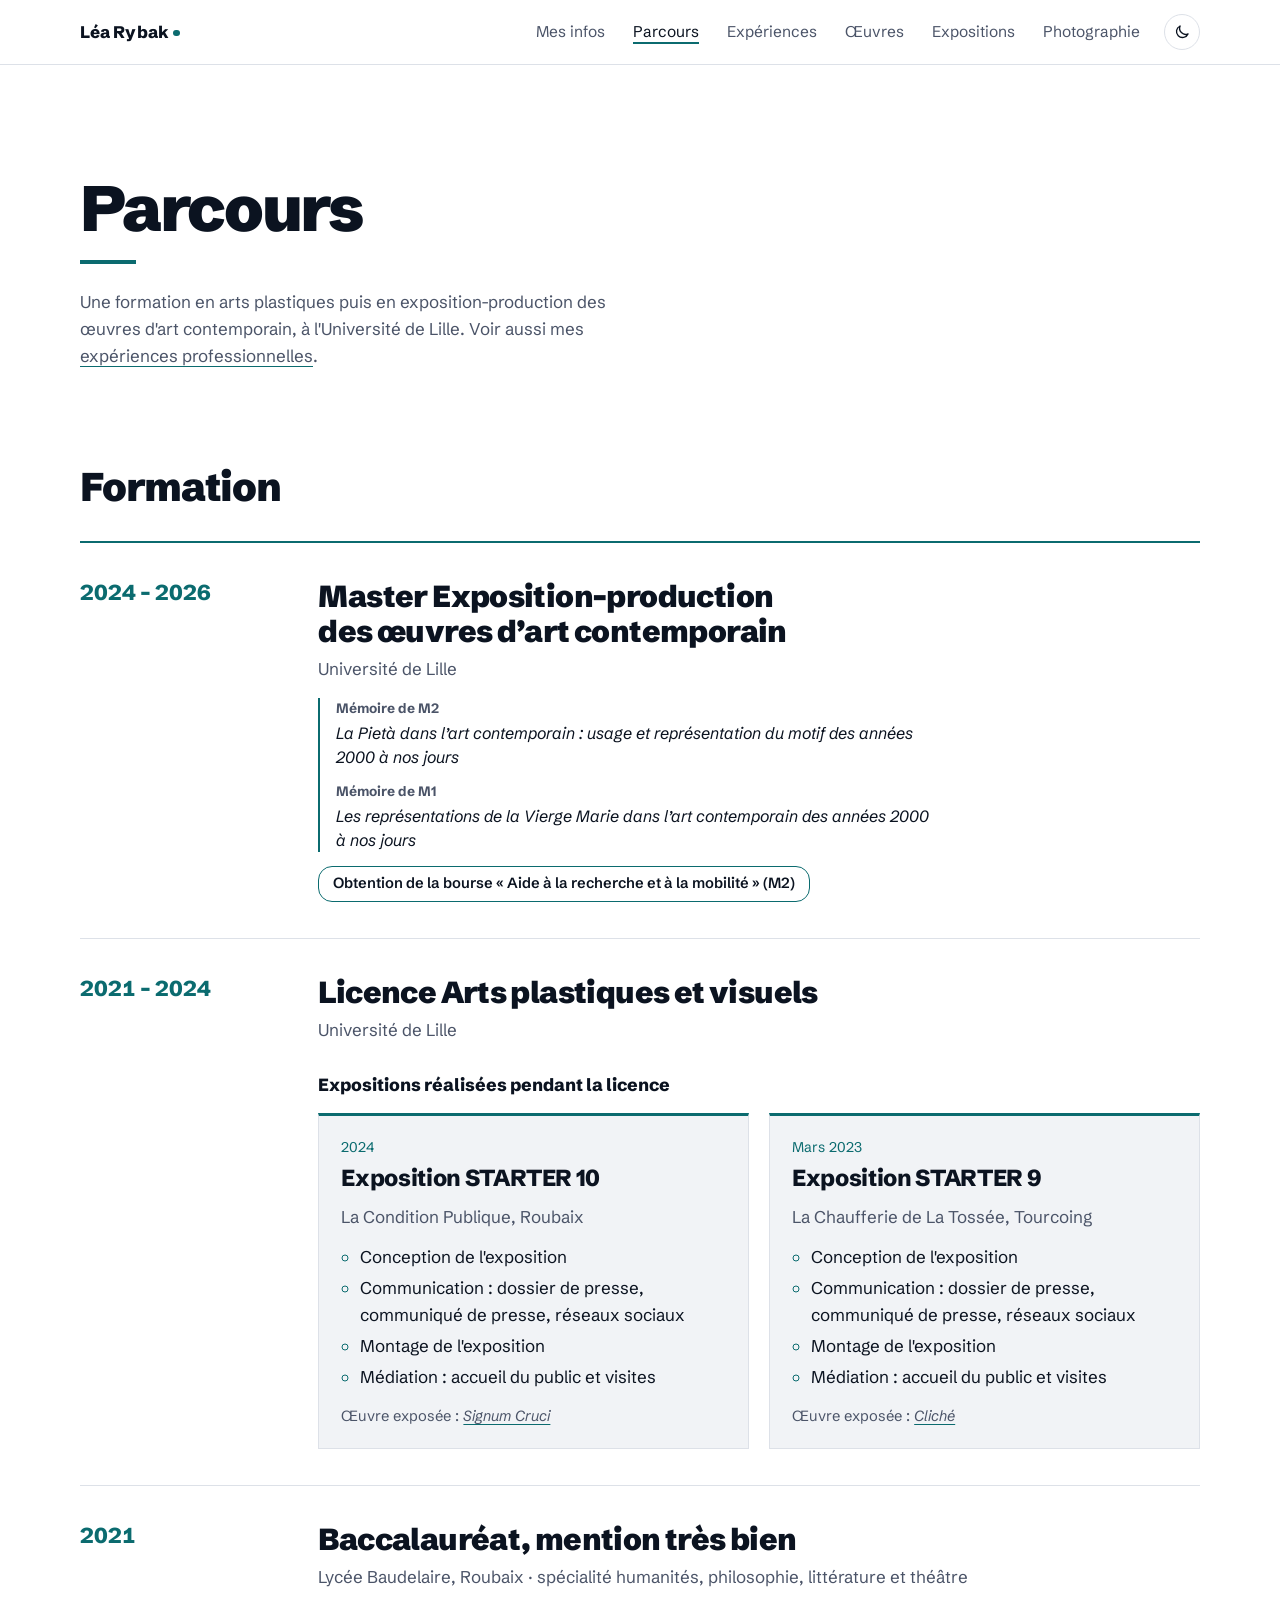
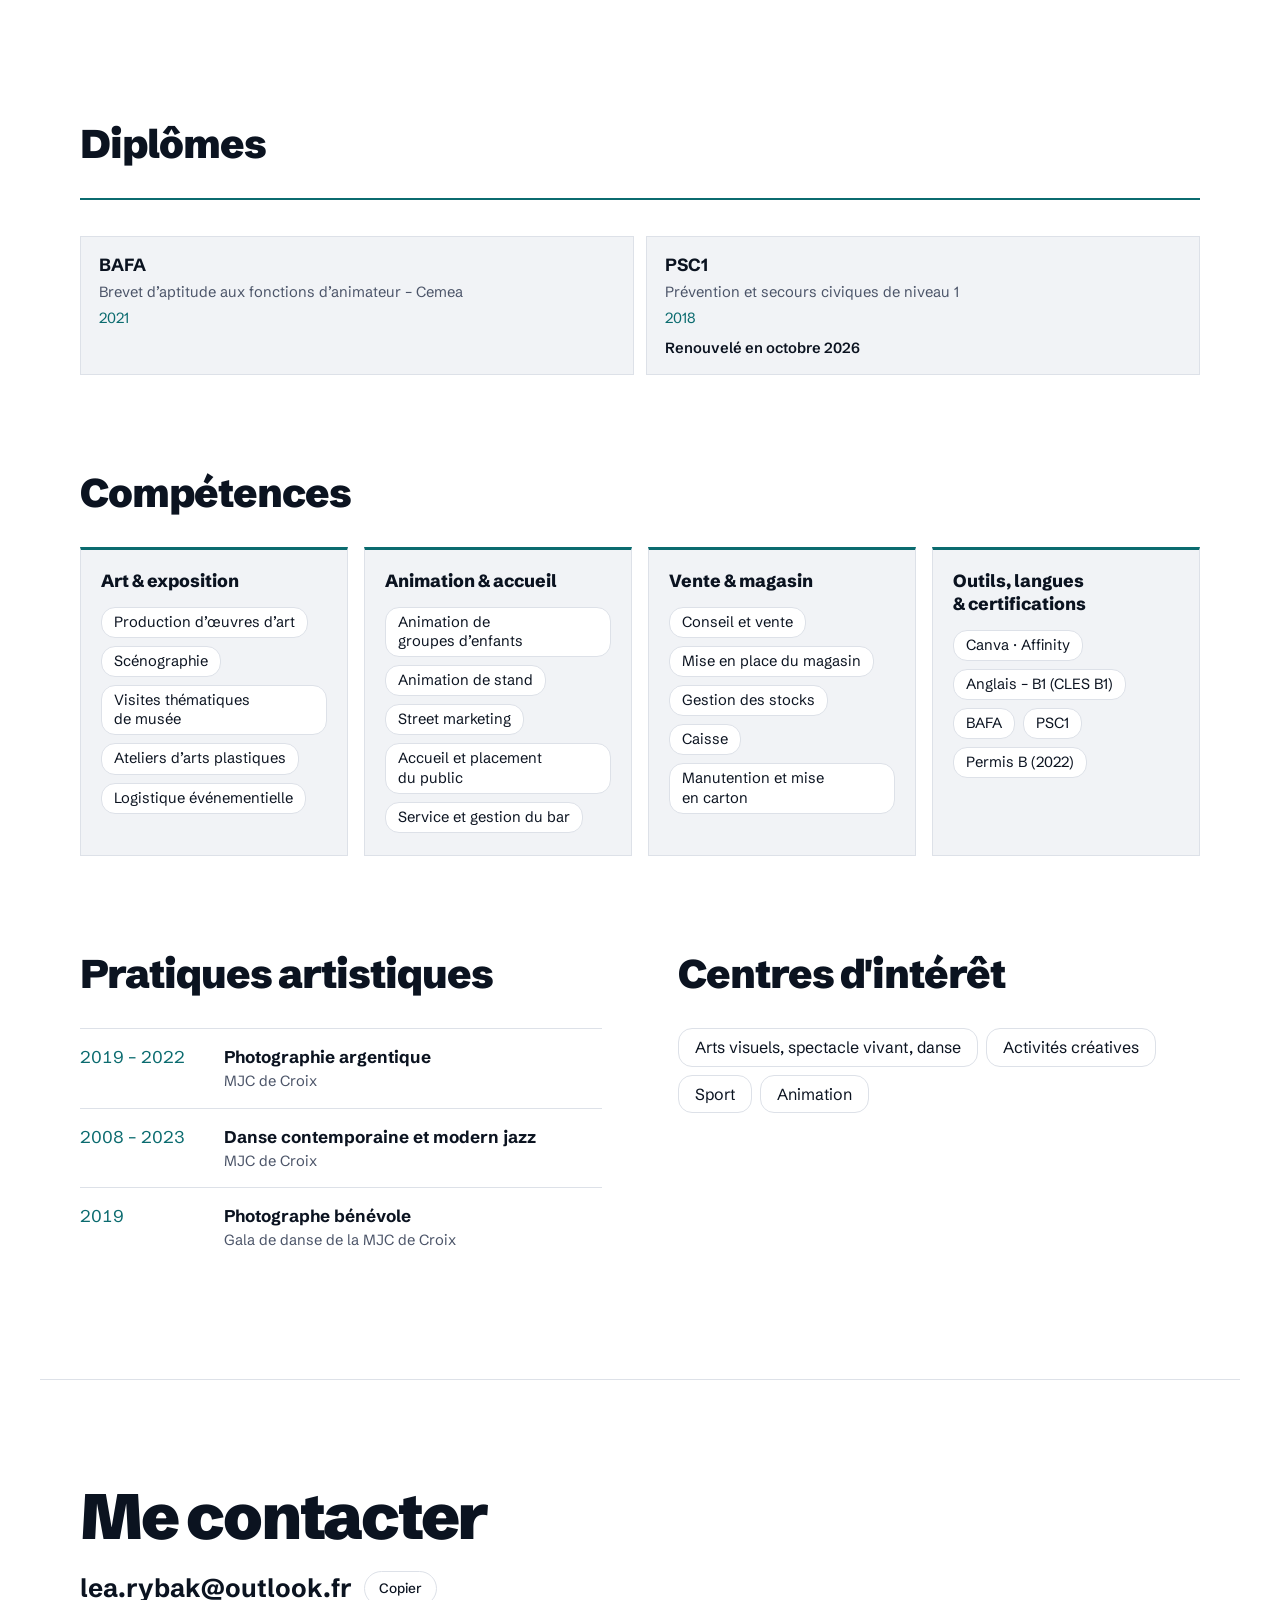
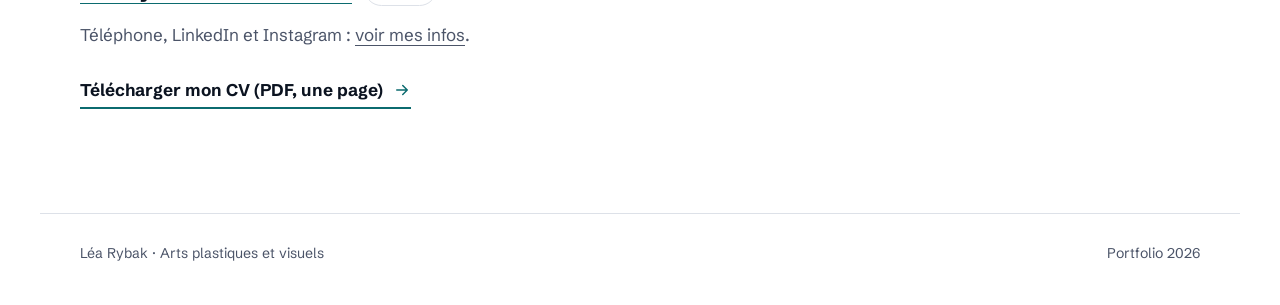
<file: parcours.html>
<!DOCTYPE html>
<html lang="fr">
<head>
<meta charset="UTF-8">
<meta name="viewport" content="width=device-width, initial-scale=1, viewport-fit=cover">
<title>Parcours · Léa Rybak</title>
<meta name="description" content="Formation, compétences, pratiques artistiques et centres d&#x27;intérêt de Léa Rybak.">
<meta name="author" content="Léa Rybak">
<meta name="theme-color" content="#0b1320" media="(prefers-color-scheme: dark)">
<meta name="theme-color" content="#ffffff" media="(prefers-color-scheme: light)">
<meta property="og:type" content="website">
<meta property="og:locale" content="fr_FR">
<meta property="og:site_name" content="Léa Rybak">
<meta property="og:title" content="Parcours · Léa Rybak">
<meta property="og:description" content="Formation, compétences, pratiques artistiques et centres d&#x27;intérêt de Léa Rybak.">
<meta property="og:url" content="https://julienduq59.github.io/PortfolioLea/parcours.html">
<meta property="og:image" content="https://julienduq59.github.io/PortfolioLea/assets/og-banner.jpg?v=20261113h">
<meta property="og:image:width" content="1200">
<meta property="og:image:height" content="630">
<meta property="og:image:alt" content="Léa Rybak, portfolio : exposition-production d'art contemporain. À droite, son œuvre Signum Cruci.">
<meta name="twitter:card" content="summary_large_image">
<link rel="canonical" href="https://julienduq59.github.io/PortfolioLea/parcours.html">
<link rel="icon" type="image/svg+xml" href="assets/favicon.svg?v=20261113h">
<link rel="apple-touch-icon" href="assets/apple-touch-icon.png">
<link rel="preload" href="assets/fonts/schibsted-grotesk-latin.woff2" as="font" type="font/woff2" crossorigin>
<link rel="stylesheet" href="assets/styles.css?v=20261113h">
<script>try{var t=localStorage.getItem("theme");if(t==="light"||t==="dark")document.documentElement.setAttribute("data-theme",t)}catch(e){}</script>
</head>
<body>
<a class="saut" href="#contenu">Aller au contenu</a>
<header class="entete"><div class="g">
  <a class="signature" href="./">Léa Rybak</a>
  <nav class="plan" aria-label="Navigation principale"><a href="mes-infos.html">Mes infos</a><a href="parcours.html" aria-current="page">Parcours</a><a href="experiences.html">Expériences</a><a href="oeuvres.html">Œuvres</a><a href="expositions.html">Expositions</a><a href="photographie.html">Photographie</a></nav>
  <button class="theme" type="button" aria-label="Changer de thème"><svg class="soleil" viewBox="0 0 24 24" fill="none" stroke="currentColor" stroke-width="1.8" stroke-linecap="round" aria-hidden="true"><circle cx="12" cy="12" r="4.2"/><path d="M12 2.5v2.2M12 19.3v2.2M2.5 12h2.2M19.3 12h2.2M5.3 5.3l1.6 1.6M17.1 17.1l1.6 1.6M5.3 18.7l1.6-1.6M17.1 6.9l1.6-1.6"/></svg><svg class="lune" viewBox="0 0 24 24" fill="none" stroke="currentColor" stroke-width="1.8" stroke-linejoin="round" aria-hidden="true"><path d="M20 14.5A8 8 0 0 1 9.5 4a8 8 0 1 0 10.5 10.5z"/></svg></button>
</div></header>
<main id="contenu">
<section class="salle" aria-labelledby="titre-parcours"><div class="g">
  <h1 class="titre-salle" id="titre-parcours">Parcours</h1>
  <div class="chapeau"><p>Une formation en arts plastiques puis en exposition-production des œuvres d'art contemporain, à l'Université de Lille. Voir aussi mes <a href="experiences.html">expériences professionnelles</a>.</p></div>

  <section class="bloc-parcours" aria-labelledby="titre-formation-p">
    <h2 id="titre-formation-p">Formation</h2>
    <ol class="frise"><li class="etape"><p class="periode">2024 – 2026</p><div class="etape-corps"><h3>Master Exposition-production des œuvres d’art contemporain</h3><p class="lieu">Université de Lille</p><dl class="memoires"><div><dt>Mémoire de M2</dt><dd>La Pietà dans l’art contemporain : usage et représentation du motif des années 2000 à nos jours</dd></div><div><dt>Mémoire de M1</dt><dd>Les représentations de la Vierge Marie dans l’art contemporain des années 2000 à nos jours</dd></div></dl><p class="distinction">Obtention de la bourse « Aide à la recherche et à la mobilité » (M2)</p></div></li><li class="etape"><p class="periode">2021 – 2024</p><div class="etape-corps"><h3>Licence Arts plastiques et visuels</h3><p class="lieu">Université de Lille</p><div class="sous-bloc"><h4 id="expos-licence">Expositions réalisées pendant la licence</h4><div class="cartes-culture"><article class="carte-culture">
      <p class="an">2024</p>
      <h5>Exposition STARTER 10</h5>
      <p class="lieu">La Condition Publique, Roubaix</p>
      <ul><li>Conception de l&#x27;exposition</li><li>Communication : dossier de presse, communiqué de presse, réseaux sociaux</li><li>Montage de l&#x27;exposition</li><li>Médiation : accueil du public et visites</li></ul>
      <p class="det">Œuvre exposée : <a href="oeuvres.html#signum-cruci"><i>Signum Cruci</i></a></p>
    </article><article class="carte-culture">
      <p class="an">Mars 2023</p>
      <h5>Exposition STARTER 9</h5>
      <p class="lieu">La Chaufferie de La Tossée, Tourcoing</p>
      <ul><li>Conception de l&#x27;exposition</li><li>Communication : dossier de presse, communiqué de presse, réseaux sociaux</li><li>Montage de l&#x27;exposition</li><li>Médiation : accueil du public et visites</li></ul>
      <p class="det">Œuvre exposée : <a href="oeuvres.html#cliche"><i>Cliché</i></a></p>
    </article></div></div></div></li><li class="etape"><p class="periode">2021</p><div class="etape-corps"><h3>Baccalauréat, mention très bien</h3><p class="lieu">Lycée Baudelaire, Roubaix · spécialité humanités, philosophie, littérature et théâtre</p></div></li></ol>
  </section>

  <section class="bloc-parcours" aria-labelledby="titre-diplomes">
    <h2 id="titre-diplomes">Diplômes</h2>
    <ul class="certificats"><li><b>BAFA</b><span>Brevet d’aptitude aux fonctions d’animateur – Cemea</span><span class="an">2021</span></li><li><b>PSC1</b><span>Prévention et secours civiques de niveau 1</span><span class="an">2018</span><span class="renouvele">Renouvelé en octobre 2026</span></li></ul>
  </section>

  <section class="bloc-parcours" aria-labelledby="titre-competences">
    <h2 id="titre-competences">Compétences</h2>
    <div class="competences"><article class="competence"><h3>Art &amp; exposition</h3><ul class="etiquettes"><li>Production d’œuvres d’art</li><li>Scénographie</li><li>Visites thématiques de musée</li><li>Ateliers d’arts plastiques</li><li>Logistique événementielle</li></ul></article><article class="competence"><h3>Animation &amp; accueil</h3><ul class="etiquettes"><li>Animation de groupes d’enfants</li><li>Animation de stand</li><li>Street marketing</li><li>Accueil et placement du public</li><li>Service et gestion du bar</li></ul></article><article class="competence"><h3>Vente &amp; magasin</h3><ul class="etiquettes"><li>Conseil et vente</li><li>Mise en place du magasin</li><li>Gestion des stocks</li><li>Caisse</li><li>Manutention et mise en carton</li></ul></article><article class="competence"><h3>Outils, langues &amp; certifications</h3><ul class="etiquettes"><li>Canva · Affinity</li><li>Anglais – B1 (CLES B1)</li><li>BAFA</li><li>PSC1</li><li>Permis B (2022)</li></ul></article></div>
  </section>

  <div class="duo">
    <section class="bloc-parcours" aria-labelledby="titre-pratiques">
      <h2 id="titre-pratiques">Pratiques artistiques</h2>
      <ol class="pratiques"><li><span class="an">2019 – 2022</span><b>Photographie argentique</b><span class="det">MJC de Croix</span></li><li><span class="an">2008 – 2023</span><b>Danse contemporaine et modern jazz</b><span class="det">MJC de Croix</span></li><li><span class="an">2019</span><b>Photographe bénévole</b><span class="det">Gala de danse de la MJC de Croix</span></li></ol>
    </section>
    <section class="bloc-parcours" aria-labelledby="titre-interets">
      <h2 id="titre-interets">Centres d'intérêt</h2>
      <ul class="etiquettes"><li>Arts visuels, spectacle vivant, danse</li><li>Activités créatives</li><li>Sport</li><li>Animation</li></ul>
    </section>
  </div>
</div></section>

</main>
<section class="contact" id="contact" aria-labelledby="titre-contact"><div class="g">
  <h2 id="titre-contact">Me contacter</h2>
  <p class="mail"><a href="mailto:lea.rybak@outlook.fr">lea.rybak@outlook.fr</a><button class="copier" type="button" data-copier="lea.rybak@outlook.fr">Copier</button></p>
  <p class="plus-contact">Téléphone, LinkedIn et Instagram : <a href="mes-infos.html">voir mes infos</a>.</p>
  <a class="lien-fort" href="assets/cv-lea-rybak.pdf" target="_blank" rel="noopener" download="CV-Lea-Rybak.pdf">Télécharger mon CV (PDF, une page) <svg viewBox="0 0 24 24" fill="none" stroke="currentColor" stroke-width="2" stroke-linecap="round" stroke-linejoin="round" aria-hidden="true"><path d="M5 12h14M13 6l6 6-6 6"/></svg></a>
</div></section>
<footer class="pied"><div class="g"><span>Léa Rybak · Arts plastiques et visuels</span><span>Portfolio 2026</span></div></footer>
<dialog class="visionneuse" aria-label="Œuvre agrandie">
  <div class="barre"><button class="fermer" type="button">Fermer</button></div>
  <div class="scene"></div>
  <p></p>
</dialog>
<script src="assets/site.js?v=20261113h" defer></script>
</body>
</html>
</file>
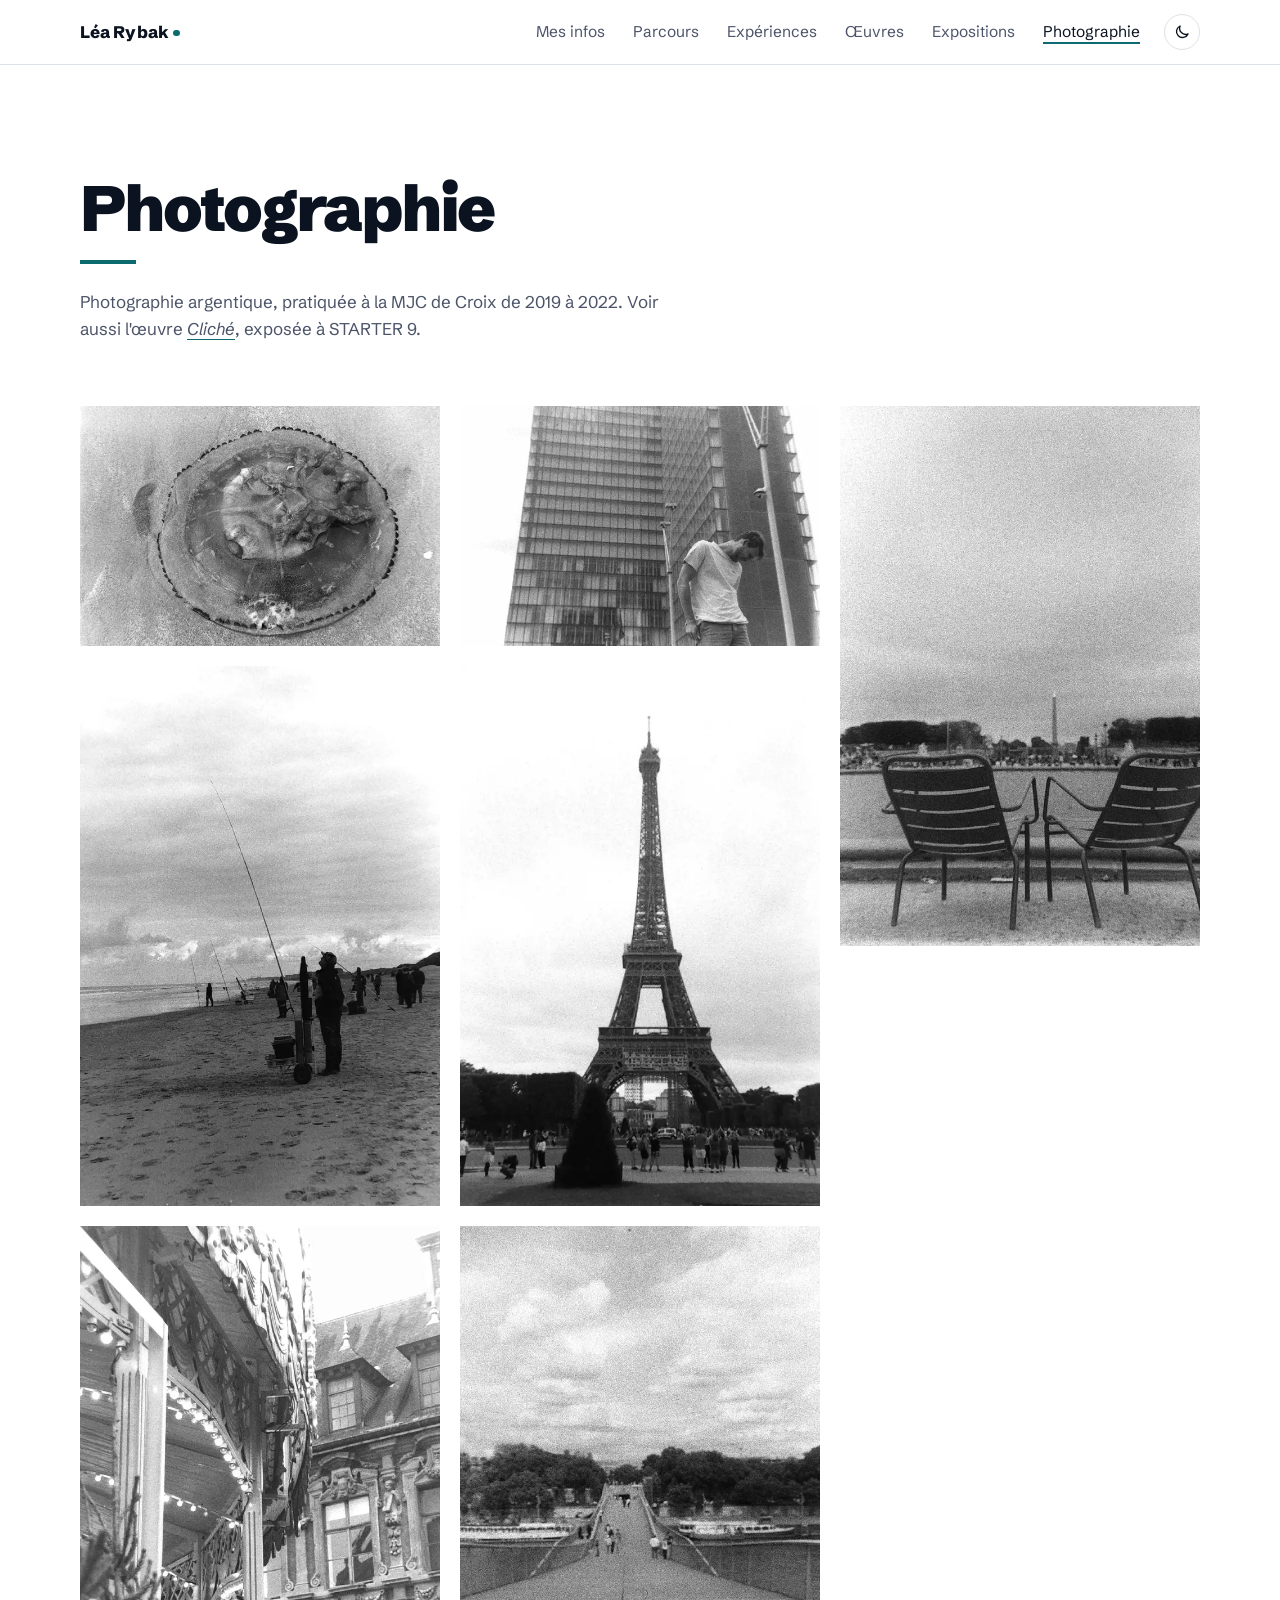
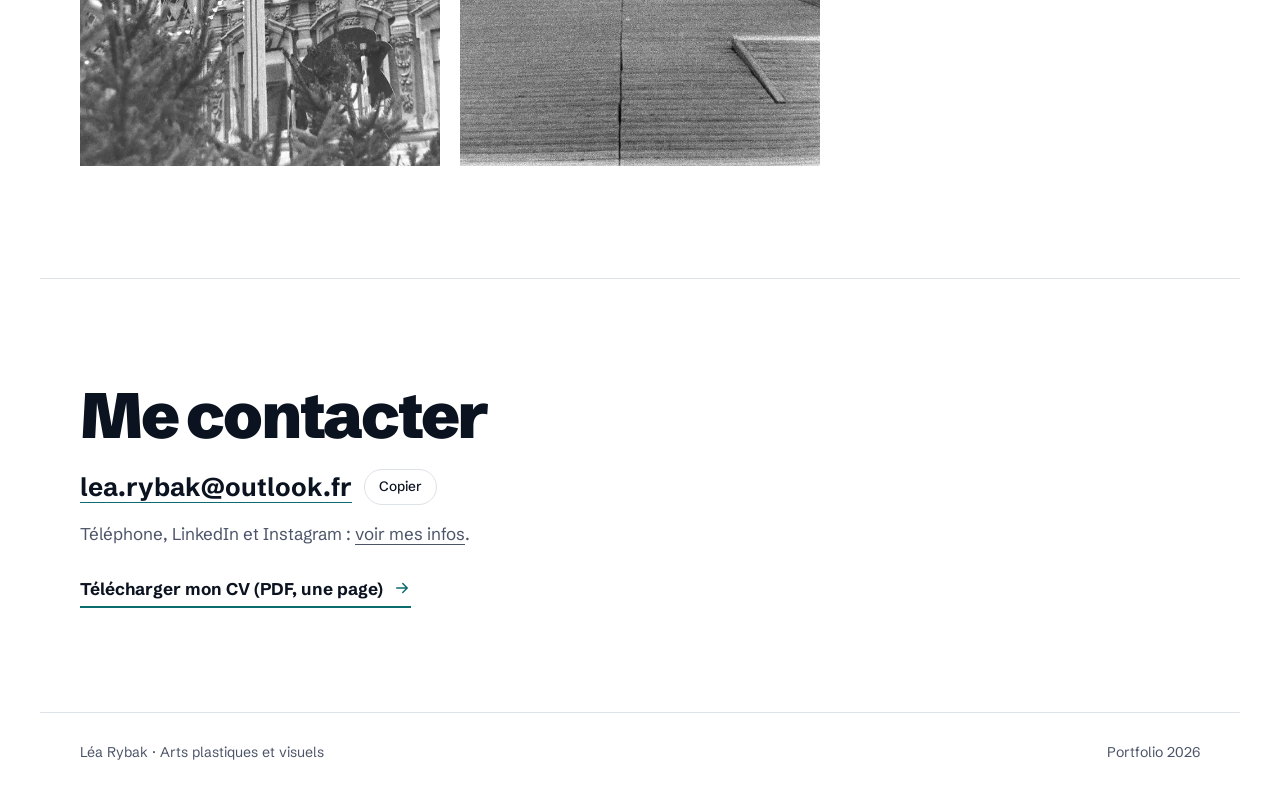
<file: photographie.html>
<!DOCTYPE html>
<html lang="fr">
<head>
<meta charset="UTF-8">
<meta name="viewport" content="width=device-width, initial-scale=1, viewport-fit=cover">
<title>Photographie · Léa Rybak</title>
<meta name="description" content="Photographies argentiques de Léa Rybak.">
<meta name="author" content="Léa Rybak">
<meta name="theme-color" content="#0b1320" media="(prefers-color-scheme: dark)">
<meta name="theme-color" content="#ffffff" media="(prefers-color-scheme: light)">
<meta property="og:type" content="website">
<meta property="og:locale" content="fr_FR">
<meta property="og:site_name" content="Léa Rybak">
<meta property="og:title" content="Photographie · Léa Rybak">
<meta property="og:description" content="Photographies argentiques de Léa Rybak.">
<meta property="og:url" content="https://julienduq59.github.io/PortfolioLea/photographie.html">
<meta property="og:image" content="https://julienduq59.github.io/PortfolioLea/assets/og-banner.jpg?v=20261113h">
<meta property="og:image:width" content="1200">
<meta property="og:image:height" content="630">
<meta property="og:image:alt" content="Léa Rybak, portfolio : exposition-production d'art contemporain. À droite, son œuvre Signum Cruci.">
<meta name="twitter:card" content="summary_large_image">
<link rel="canonical" href="https://julienduq59.github.io/PortfolioLea/photographie.html">
<link rel="icon" type="image/svg+xml" href="assets/favicon.svg?v=20261113h">
<link rel="apple-touch-icon" href="assets/apple-touch-icon.png">
<link rel="preload" href="assets/fonts/schibsted-grotesk-latin.woff2" as="font" type="font/woff2" crossorigin>
<link rel="stylesheet" href="assets/styles.css?v=20261113h">
<script>try{var t=localStorage.getItem("theme");if(t==="light"||t==="dark")document.documentElement.setAttribute("data-theme",t)}catch(e){}</script>
</head>
<body>
<a class="saut" href="#contenu">Aller au contenu</a>
<header class="entete"><div class="g">
  <a class="signature" href="./">Léa Rybak</a>
  <nav class="plan" aria-label="Navigation principale"><a href="mes-infos.html">Mes infos</a><a href="parcours.html">Parcours</a><a href="experiences.html">Expériences</a><a href="oeuvres.html">Œuvres</a><a href="expositions.html">Expositions</a><a href="photographie.html" aria-current="page">Photographie</a></nav>
  <button class="theme" type="button" aria-label="Changer de thème"><svg class="soleil" viewBox="0 0 24 24" fill="none" stroke="currentColor" stroke-width="1.8" stroke-linecap="round" aria-hidden="true"><circle cx="12" cy="12" r="4.2"/><path d="M12 2.5v2.2M12 19.3v2.2M2.5 12h2.2M19.3 12h2.2M5.3 5.3l1.6 1.6M17.1 17.1l1.6 1.6M5.3 18.7l1.6-1.6M17.1 6.9l1.6-1.6"/></svg><svg class="lune" viewBox="0 0 24 24" fill="none" stroke="currentColor" stroke-width="1.8" stroke-linejoin="round" aria-hidden="true"><path d="M20 14.5A8 8 0 0 1 9.5 4a8 8 0 1 0 10.5 10.5z"/></svg></button>
</div></header>
<main id="contenu">
<section class="salle" aria-labelledby="titre-photo"><div class="g">
  <h1 class="titre-salle" id="titre-photo">Photographie</h1>
  <div class="chapeau"><p>Photographie argentique, pratiquée à la MJC de Croix de 2019 à 2022. Voir aussi l'œuvre <a href="oeuvres.html#cliche"><i>Cliché</i></a>, exposée à STARTER 9.</p></div>
  <div class="tirage"><figure><a class="voir" href="assets/oeuvres/argentique-1.webp" data-legende="Photographie argentique." aria-label="Agrandir : Photographie argentique en noir et blanc : un objet circulaire vu de près, à la texture usée."><img src="assets/oeuvres/argentique-1-640.webp" srcset="assets/oeuvres/argentique-1-640.webp 640w, assets/oeuvres/argentique-1.webp 1400w" sizes="(max-width: 600px) 100vw, 33vw" width="1400" height="934" alt="Photographie argentique en noir et blanc : un objet circulaire vu de près, à la texture usée." loading="lazy" decoding="async"></a></figure><figure><a class="voir" href="assets/oeuvres/argentique-2.webp" data-legende="Photographie argentique." aria-label="Agrandir : Photographie argentique en noir et blanc : pêcheurs sur une plage, sous un ciel gris."><img src="assets/oeuvres/argentique-2-640.webp" srcset="assets/oeuvres/argentique-2-640.webp 640w, assets/oeuvres/argentique-2.webp 1114w" sizes="(max-width: 600px) 100vw, 33vw" width="1114" height="1672" alt="Photographie argentique en noir et blanc : pêcheurs sur une plage, sous un ciel gris." loading="lazy" decoding="async"></a></figure><figure><a class="voir" href="assets/oeuvres/argentique-3.webp" data-legende="Photographie argentique." aria-label="Agrandir : Photographie argentique en noir et blanc : façade ornée d&#x27;un immeuble ancien vue en contre-plongée."><img src="assets/oeuvres/argentique-3-640.webp" srcset="assets/oeuvres/argentique-3-640.webp 640w, assets/oeuvres/argentique-3.webp 1114w" sizes="(max-width: 600px) 100vw, 33vw" width="1114" height="1672" alt="Photographie argentique en noir et blanc : façade ornée d&#x27;un immeuble ancien vue en contre-plongée." loading="lazy" decoding="async"></a></figure><figure><a class="voir" href="assets/oeuvres/argentique-4.webp" data-legende="Photographie argentique." aria-label="Agrandir : Photographie argentique en noir et blanc : un homme au pied de tours vitrées."><img src="assets/oeuvres/argentique-4-640.webp" srcset="assets/oeuvres/argentique-4-640.webp 640w, assets/oeuvres/argentique-4.webp 1400w" sizes="(max-width: 600px) 100vw, 33vw" width="1400" height="934" alt="Photographie argentique en noir et blanc : un homme au pied de tours vitrées." loading="lazy" decoding="async"></a></figure><figure><a class="voir" href="assets/oeuvres/argentique-5.webp" data-legende="Photographie argentique." aria-label="Agrandir : Photographie argentique en noir et blanc : la tour Eiffel."><img src="assets/oeuvres/argentique-5-640.webp" srcset="assets/oeuvres/argentique-5-640.webp 640w, assets/oeuvres/argentique-5.webp 743w" sizes="(max-width: 600px) 100vw, 33vw" width="743" height="1114" alt="Photographie argentique en noir et blanc : la tour Eiffel." loading="lazy" decoding="async"></a></figure><figure><a class="voir" href="assets/oeuvres/argentique-6.webp" data-legende="Photographie argentique." aria-label="Agrandir : Photographie argentique en noir et blanc : une passerelle au-dessus de la Seine."><img src="assets/oeuvres/argentique-6-640.webp" srcset="assets/oeuvres/argentique-6-640.webp 640w, assets/oeuvres/argentique-6.webp 743w" sizes="(max-width: 600px) 100vw, 33vw" width="743" height="1114" alt="Photographie argentique en noir et blanc : une passerelle au-dessus de la Seine." loading="lazy" decoding="async"></a></figure><figure><a class="voir" href="assets/oeuvres/argentique-7.webp" data-legende="Photographie argentique." aria-label="Agrandir : Photographie argentique en noir et blanc : deux chaises longues face au ciel."><img src="assets/oeuvres/argentique-7-640.webp" srcset="assets/oeuvres/argentique-7-640.webp 640w, assets/oeuvres/argentique-7.webp 743w" sizes="(max-width: 600px) 100vw, 33vw" width="743" height="1114" alt="Photographie argentique en noir et blanc : deux chaises longues face au ciel." loading="lazy" decoding="async"></a></figure></div>
</div></section>

</main>
<section class="contact" id="contact" aria-labelledby="titre-contact"><div class="g">
  <h2 id="titre-contact">Me contacter</h2>
  <p class="mail"><a href="mailto:lea.rybak@outlook.fr">lea.rybak@outlook.fr</a><button class="copier" type="button" data-copier="lea.rybak@outlook.fr">Copier</button></p>
  <p class="plus-contact">Téléphone, LinkedIn et Instagram : <a href="mes-infos.html">voir mes infos</a>.</p>
  <a class="lien-fort" href="assets/cv-lea-rybak.pdf" target="_blank" rel="noopener" download="CV-Lea-Rybak.pdf">Télécharger mon CV (PDF, une page) <svg viewBox="0 0 24 24" fill="none" stroke="currentColor" stroke-width="2" stroke-linecap="round" stroke-linejoin="round" aria-hidden="true"><path d="M5 12h14M13 6l6 6-6 6"/></svg></a>
</div></section>
<footer class="pied"><div class="g"><span>Léa Rybak · Arts plastiques et visuels</span><span>Portfolio 2026</span></div></footer>
<dialog class="visionneuse" aria-label="Œuvre agrandie">
  <div class="barre"><button class="fermer" type="button">Fermer</button></div>
  <div class="scene"></div>
  <p></p>
</dialog>
<script src="assets/site.js?v=20261113h" defer></script>
</body>
</html>
</file>
<file: assets/styles.css>
/* Portfolio de Léa Rybak : le site est pensé comme une exposition personnelle.
   Chaque œuvre est accrochée en grand, avec un cartel de musée.
   Couleurs reprises du portfolio V1 : bleu nuit et blanc. Thème sombre par défaut,
   thème clair si le téléphone ou l'ordinateur du visiteur le demande, ou via le bouton. */

@font-face{font-family:"Schibsted Grotesk";src:url("fonts/schibsted-grotesk-latin.woff2") format("woff2");font-weight:400 900;font-style:normal;font-display:swap}
@font-face{font-family:"Schibsted Grotesk";src:url("fonts/schibsted-grotesk-italic-latin.woff2") format("woff2");font-weight:400 900;font-style:italic;font-display:swap}

:root{
  --mur:#0b1320; --encre:#ffffff; --doux:#aab1bd; --cartel:#131c2c; --trait:#26314a;
  --ombre:rgba(0,0,0,.55); --voile:rgba(6,10,18,.94);
  --f:"Schibsted Grotesk",system-ui,-apple-system,"Segoe UI",sans-serif;
  --g:clamp(20px,4vw,40px);
  color-scheme:dark;
}
@media (prefers-color-scheme:light){:root:not([data-theme="dark"]){--mur:#ffffff;--encre:#0b1320;--doux:#4b5468;--cartel:#f1f3f6;--trait:#dde1e8;--ombre:rgba(11,19,32,.28);--voile:rgba(255,255,255,.96);color-scheme:light}}
:root[data-theme="light"]{--mur:#ffffff;--encre:#0b1320;--doux:#4b5468;--cartel:#f1f3f6;--trait:#dde1e8;--ombre:rgba(11,19,32,.28);--voile:rgba(255,255,255,.96);color-scheme:light}

*,*::before,*::after{box-sizing:border-box}
html{-webkit-text-size-adjust:100%;scroll-padding-top:84px}
body{margin:0;background:var(--mur);color:var(--encre);font-family:var(--f);font-size:17px;line-height:1.6;text-rendering:optimizeLegibility}
img{max-width:100%;height:auto;display:block}
::selection{background:var(--encre);color:var(--mur)}
:focus-visible{outline:2px solid var(--encre);outline-offset:3px}
a{color:inherit;text-underline-offset:.22em;text-decoration-thickness:1px}
a:hover{text-decoration-thickness:2px}
h1,h2,h3{text-wrap:balance;margin:0}
p{margin:0}
.saut{position:absolute;left:-9999px;top:0;background:var(--encre);color:var(--mur);padding:10px 14px;z-index:30}
.saut:focus{left:12px;top:12px}
.g{max-width:1200px;margin:0 auto;padding-left:max(var(--g),env(safe-area-inset-left,0px));padding-right:max(var(--g),env(safe-area-inset-right,0px))}

/* En-tête */
.entete{position:sticky;top:0;z-index:10;background:var(--mur);border-bottom:1px solid var(--trait)}
.entete .g{display:grid;grid-template-columns:auto 1fr auto;align-items:center;gap:10px 24px;padding-top:14px;padding-bottom:14px}
.entete .plan{justify-self:end}
.signature{font-weight:800;font-size:1.05rem;text-decoration:none;letter-spacing:.005em}
.plan{display:flex;align-items:center;gap:clamp(14px,2.6vw,28px);flex-wrap:wrap}
.plan a{text-decoration:none;color:var(--doux);font-size:.97rem;padding-top:4px;padding-bottom:4px}
.plan a:hover,.plan a[aria-current="page"]{color:var(--encre);text-decoration:underline;text-decoration-thickness:2px;text-underline-offset:.35em}
.theme{display:inline-grid;place-items:center;width:36px;height:36px;border-radius:50%;border:1px solid var(--trait);background:none;color:var(--encre);cursor:pointer;padding:0}
.theme:hover{border-color:var(--encre)}
.theme svg{width:18px;height:18px}
.theme .lune{display:none}
:root[data-theme="light"] .theme .soleil{display:none}
:root[data-theme="light"] .theme .lune{display:block}
@media (prefers-color-scheme:light){:root:not([data-theme="dark"]) .theme .soleil{display:none}:root:not([data-theme="dark"]) .theme .lune{display:block}}

/* Titres de salle */
.salle{border-top:1px solid var(--trait)}
.salle>.g{padding-top:clamp(56px,9vw,112px);padding-bottom:clamp(56px,9vw,112px)}
.salle:first-child{border-top:0}
.titre-salle{font-weight:900;font-size:clamp(2.2rem,6vw,4rem);letter-spacing:-.035em;line-height:.98;margin-bottom:clamp(16px,2vw,24px)}
.chapeau{color:var(--doux);max-width:58ch;margin-bottom:clamp(36px,6vw,64px)}
.chapeau p+p{margin-top:10px}

/* Entrée (accueil) */
.entree .g{display:grid;grid-template-columns:minmax(0,1.12fr) minmax(0,.88fr);gap:clamp(32px,6vw,88px);align-items:center;padding-top:clamp(40px,7vw,96px);padding-bottom:clamp(56px,8vw,104px)}
.nom{font-weight:900;font-size:clamp(3.4rem,10vw,7rem);line-height:.9;letter-spacing:-.04em;margin-bottom:28px}
.entree .texte p{max-width:46ch}
.entree .texte p+p{margin-top:14px}
.entree .texte .doux{color:var(--doux)}
.recherche{display:inline-block;font-weight:700;font-size:1.05rem;border:1px solid var(--encre);border-radius:14px;padding:6px 16px;margin:-8px 0 26px}
.entree .texte .recherche+p{margin-top:0}
.entree .oeuvre{justify-self:end}
.entree .oeuvre img{max-height:min(74vh,760px);width:auto}
.lien-fort{display:inline-flex;align-items:center;gap:10px;margin-top:28px;font-weight:700;text-decoration:none;border-bottom:2px solid var(--encre);padding-bottom:4px}
.lien-fort svg{width:18px;height:18px;transition:transform .25s cubic-bezier(.2,.7,.2,1)}
.lien-fort:hover svg{transform:translateX(4px)}

/* Œuvre et cartel */
.oeuvre{margin:0;display:flex;flex-direction:column;gap:16px;min-width:0}
.oeuvre img,.planche img{box-shadow:0 22px 36px -18px var(--ombre);background:var(--cartel)}
.voir{display:block;cursor:zoom-in;border:0;padding:0;background:none;color:inherit;width:100%;text-align:inherit}
.cartel{align-self:flex-end;width:min(100%,320px);background:var(--cartel);border:1px solid var(--trait);padding:12px 14px;font-size:.86rem;line-height:1.45}
.cartel .t{display:block;font-weight:700;font-style:italic;font-size:.98rem}
.cartel span{display:block;color:var(--doux)}
.cartel a{display:inline-block;margin-top:8px;font-weight:500}

/* Accrochage de l'accueil */
.accrochage{display:grid;grid-template-columns:repeat(12,minmax(0,1fr));gap:clamp(40px,5vw,72px) clamp(20px,3vw,40px);align-items:start}
.accrochage .oeuvre:nth-child(1){grid-column:1/span 5}
.accrochage .oeuvre:nth-child(2){grid-column:7/span 6;margin-top:clamp(0px,9vw,120px)}
.accrochage .oeuvre:nth-child(3){grid-column:2/span 5}
.accrochage .oeuvre:nth-child(4){grid-column:8/span 4;margin-top:clamp(0px,6vw,80px)}

/* Page Œuvres : plan de salle puis une œuvre par section */
.plan-salle{display:grid;grid-template-columns:repeat(auto-fill,minmax(min(100%,150px),1fr));gap:20px 16px;list-style:none;margin:0;padding:0}
.plan-salle a{display:flex;flex-direction:column;gap:8px;text-decoration:none;font-size:.86rem;line-height:1.35}
.plan-salle img{aspect-ratio:1;object-fit:cover;width:100%;transition:opacity .2s}
.plan-salle a:hover img{opacity:.8}
.plan-salle i{font-style:italic;font-weight:600}
.plan-salle span{color:var(--doux)}

.fiche{display:grid;grid-template-columns:minmax(0,1.25fr) minmax(0,1fr);gap:clamp(28px,5vw,72px);align-items:start}
.fiche-salle:nth-of-type(even) .planches{order:2}
.planches{display:grid;grid-template-columns:repeat(2,minmax(0,1fr));gap:16px}
.planches .voir:first-child{grid-column:1/-1}
.planche{margin:0}
.fiche .cartel{align-self:start;width:100%;max-width:none;padding:16px 18px}
.fiche h2{font-weight:900;font-style:italic;font-size:clamp(1.6rem,3.4vw,2.3rem);letter-spacing:-.025em;line-height:1.05;margin-bottom:6px}
.fiche .meta{color:var(--doux);margin-bottom:18px}
.fiche .meta b{color:var(--encre);font-weight:500}
.fiche .recit p{max-width:52ch}
.fiche .recit p+p{margin-top:12px}
.fiche .recit .accroche{font-weight:700}
.fiche .texte-oeuvre{position:sticky;top:96px}

/* Expositions */
.expos{display:grid;gap:clamp(56px,8vw,96px)}
.expo{display:grid;grid-template-columns:minmax(0,1fr) minmax(0,1.2fr);gap:clamp(28px,5vw,64px);align-items:start;border-top:2px solid var(--encre);padding-top:20px}
.expo h2{font-weight:900;font-size:clamp(1.8rem,4vw,2.6rem);letter-spacing:-.03em;line-height:1}
.expo .lieu{color:var(--doux);margin:8px 0 18px}
.expo ul{margin:0;padding-left:1.1em}
.expo li+li{margin-top:6px}
.expo .visuels{display:grid;grid-template-columns:repeat(2,minmax(0,1fr));gap:16px}
.expo .visuels .voir:only-child,.expo .visuels .large{grid-column:1/-1}
.expo figcaption{font-size:.84rem;color:var(--doux);margin-top:8px}

/* Photographie */
.tirage{columns:3 260px;column-gap:20px}
.tirage figure{break-inside:avoid;margin:0 0 20px}

/* Parcours */
.parcours{display:grid;grid-template-columns:repeat(auto-fit,minmax(min(100%,420px),1fr));gap:48px clamp(32px,5vw,72px)}
.parcours h2{font-size:clamp(1.7rem,3.6vw,2.5rem);font-weight:900;letter-spacing:-.025em;line-height:1.1;margin-bottom:20px}
.parcours ol,.parcours ul{list-style:none;margin:0;padding:0;display:grid;gap:16px}
.parcours li{display:grid;grid-template-columns:6.8em minmax(0,1fr);gap:14px}
.parcours .an{color:var(--doux);font-variant-numeric:tabular-nums}
.parcours .det{display:block;color:var(--doux);font-size:.92rem}

/* Contact et pied de page */
.contact .g{padding-top:clamp(56px,9vw,104px);padding-bottom:clamp(56px,9vw,104px);border-top:1px solid var(--trait)}
.contact h2{font-weight:900;font-size:clamp(2.2rem,6vw,4rem);letter-spacing:-.035em;line-height:1;margin-bottom:20px}
.mail{display:flex;align-items:center;gap:12px;flex-wrap:wrap;font-size:clamp(1.15rem,2.6vw,1.6rem);font-weight:700}
.copier{font:inherit;font-size:.85rem;font-weight:500;color:var(--encre);background:none;border:1px solid var(--trait);border-radius:999px;padding:6px 14px;cursor:pointer}
.copier:hover{border-color:var(--encre)}
.pied .g{padding-top:28px;padding-bottom:40px;border-top:1px solid var(--trait);display:flex;justify-content:space-between;gap:12px;flex-wrap:wrap;color:var(--doux);font-size:.88rem}

/* Visionneuse : s'approcher de l'œuvre */
.visionneuse{border:0;padding:0;margin:0;max-width:none;max-height:none;width:100%;height:100%;background:var(--voile);color:var(--encre)}
.visionneuse::backdrop{background:transparent}
.visionneuse[open]{display:grid;grid-template-rows:auto minmax(0,1fr) auto}
.visionneuse .barre{display:flex;justify-content:flex-end;padding:max(14px,env(safe-area-inset-top,0px)) max(16px,env(safe-area-inset-right,0px)) 0 16px}
.visionneuse .fermer{font:inherit;color:var(--encre);background:none;border:1px solid var(--trait);border-radius:999px;padding:6px 14px;cursor:pointer}
.visionneuse .scene{display:grid;place-items:center;padding:12px 16px;min-height:0}
.visionneuse img{max-width:100%;max-height:calc(100vh - 130px);max-height:calc(100dvh - 130px);width:auto;height:auto;object-fit:contain;box-shadow:0 30px 60px -20px rgba(0,0,0,.6)}
.visionneuse p{text-align:center;padding:0 16px max(20px,env(safe-area-inset-bottom,0px));color:var(--doux);font-size:.9rem}
@media (prefers-reduced-motion:no-preference){
  .visionneuse[open] img{animation:approche .45s cubic-bezier(.16,1,.3,1)}
  @keyframes approche{from{transform:scale(.94);opacity:.4}to{transform:none;opacity:1}}
}

/* 404 */
.perdu{min-height:60vh;display:grid;align-content:center}

@media (max-width:820px){
  .entete .g{grid-template-columns:1fr auto}
  .entete .plan{grid-column:1/-1;grid-row:2;justify-self:stretch;justify-content:flex-start;gap:4px 18px}
  .entree .g{grid-template-columns:minmax(0,1fr)}
  .entree .oeuvre{justify-self:stretch}
  .entree .oeuvre img{max-height:62vh;margin-inline:auto}
  .accrochage .oeuvre:nth-child(n){grid-column:1/-1;margin-top:0}
  .fiche,.expo{grid-template-columns:minmax(0,1fr)}
  .fiche-salle:nth-of-type(even) .planches{order:0}
  .fiche .texte-oeuvre{position:static}
}
@media (max-width:520px){
  body{font-size:16px}
  .entete .g{padding-top:12px;padding-bottom:12px}
  .entete .g{grid-template-columns:1fr auto}
  .entete .plan{grid-column:1/-1;grid-row:2;justify-self:stretch;justify-content:flex-start;gap:4px 16px}
  .plan a{font-size:.9rem}
  .theme{width:32px;height:32px}
  .recherche{border-radius:14px;font-size:1rem}
  .parcours li{grid-template-columns:minmax(0,1fr);gap:2px}
}
@media (prefers-reduced-motion:reduce){*{transition:none!important;animation:none!important}}

/* Expériences (accueil) */
.experiences{list-style:none;margin:0 0 8px;padding:0;display:grid;grid-template-columns:repeat(auto-fill,minmax(min(100%,300px),1fr));gap:0 clamp(24px,4vw,56px)}
.experiences li{display:flex;flex-direction:column;gap:2px;padding-top:16px;padding-bottom:16px;border-top:1px solid var(--trait)}
.experiences .an{color:var(--doux);font-size:.88rem;font-variant-numeric:tabular-nums}
.experiences b{font-size:1.15rem;font-weight:700}
.experiences .det{color:var(--doux);font-size:.92rem}
.experiences+.lien-fort{margin-top:32px}

/* Accueil orienté recherche d'emploi : formation visible dès le premier écran */
.entree-cv .g{align-items:start}
.actions{display:flex;flex-wrap:wrap;gap:12px;margin-top:28px}
.bouton{display:inline-flex;align-items:center;gap:10px;font-weight:700;font-size:.97rem;text-decoration:none;background:var(--encre);color:var(--mur);border:2px solid var(--encre);border-radius:999px;padding:10px 18px}
.bouton svg{width:18px;height:18px;transition:transform .25s cubic-bezier(.2,.7,.2,1)}
.bouton:hover{text-decoration:none}
.bouton:hover svg{transform:translateX(4px)}
.bouton-second{background:none;color:var(--encre)}
.formation-cle{background:var(--cartel);border:1px solid var(--trait);padding:24px;padding:clamp(20px,3vw,32px)}
.formation-cle h2{font-size:clamp(1.6rem,3vw,2.1rem);font-weight:900;letter-spacing:-.025em;line-height:1.1;margin-bottom:6px}
.formation-cle ol{list-style:none;margin:0;padding:0}
.formation-cle li{display:flex;flex-direction:column;gap:2px;padding-top:16px;padding-bottom:16px;border-top:1px solid var(--trait)}
.formation-cle li:first-child{border-top:0}
.formation-cle .an{color:var(--doux);font-size:.88rem;font-variant-numeric:tabular-nums}
.formation-cle b{font-size:clamp(1.15rem,2vw,1.4rem);line-height:1.3;font-weight:800;letter-spacing:-.01em}
.formation-cle .det{color:var(--doux);font-size:.92rem}
.groupe{font-size:clamp(1.3rem,2.4vw,1.6rem);font-weight:800;letter-spacing:-.015em;line-height:1.3;margin:clamp(36px,5vw,56px) 0 18px}
.titre-salle+.groupe{margin-top:8px}
.cartes-culture{display:grid;grid-template-columns:repeat(auto-fit,minmax(min(100%,340px),1fr));gap:20px}
.carte-culture{border:1px solid var(--trait);border-top:3px solid var(--encre);background:var(--cartel);padding:20px 22px;display:flex;flex-direction:column;gap:6px}
.carte-culture .an{color:var(--doux);font-size:.88rem}
.carte-culture h3,.carte-culture h4{margin:0;font-size:clamp(1.3rem,2.4vw,1.6rem);font-weight:800;letter-spacing:-.015em;line-height:1.15}
.carte-culture .lieu{color:var(--doux);margin-bottom:6px}
.carte-culture ul{margin:0;padding-left:1.1em}
.carte-culture li+li{margin-top:4px}
.carte-culture .det{color:var(--doux);font-size:.92rem;margin-top:8px}
.experiences b{font-size:1.2rem}
.parcours .large{grid-column:1/-1}
.parcours .large ol{grid-template-columns:repeat(auto-fill,minmax(min(100%,320px),1fr));gap:16px clamp(24px,4vw,56px)}
.parcours .carte-culture ul{display:block;padding-left:1.1em;list-style:disc}
.parcours .carte-culture li{display:list-item}
.note-licence{margin-top:4px;padding-top:16px;border-top:1px solid var(--trait);color:var(--doux);font-size:.95rem}
.note-licence a{color:var(--encre);font-weight:600;white-space:nowrap}

/* Expériences professionnelles : le poste principal en avant, puis les autres */
.poste{display:flex;flex-direction:column;gap:2px;min-width:0}
.poste .an{color:var(--doux);font-size:.88rem;font-variant-numeric:tabular-nums}
.poste h2,.poste h3{font-size:1.2rem;font-weight:800;letter-spacing:-.01em;line-height:1.3;margin:0}
.poste .precision{font-weight:500;color:var(--doux)}
.poste .lieu{font-style:italic;color:var(--doux)}
.poste ul{margin:8px 0 0;padding-left:1.1em}
.poste li+li{margin-top:4px}
.poste-phare .poste{border:1px solid var(--trait);border-top:3px solid var(--encre);background:var(--cartel);padding:24px 26px}
.poste-phare .poste h2,.poste-phare .poste h3{font-size:clamp(1.5rem,3vw,2rem);letter-spacing:-.02em;line-height:1.15}
.poste-phare .poste .lieu{font-size:1.05rem}
.postes{display:grid;grid-template-columns:minmax(0,1fr);margin-top:clamp(20px,3vw,32px)}
.postes .poste{padding-top:16px;padding-bottom:16px;border-top:1px solid var(--trait)}
.postes+.lien-fort{margin-top:32px}

/* Compétences (page Parcours) */
.competences{display:grid;grid-template-columns:repeat(auto-fit,minmax(min(100%,220px),1fr));gap:24px clamp(24px,4vw,48px)}
.competence h3{font-size:1.05rem;font-weight:800;line-height:1.3;margin-bottom:10px}
.parcours .competence ul{display:block;list-style:disc;padding-left:1.1em}
.parcours .competence li{display:list-item}
.parcours .competence li+li{margin-top:4px}
.interets{max-width:52ch}

/* Portrait de Léa, à côté de son nom (accueil) */
.identite{display:flex;align-items:center;gap:clamp(16px,3vw,32px);margin-bottom:28px}
.identite .nom{margin-bottom:0}
.portrait{width:clamp(96px,13vw,168px);height:auto;aspect-ratio:1;border-radius:50%;object-fit:cover;flex:none;box-shadow:0 0 0 1px var(--trait),0 18px 30px -16px var(--ombre)}
.poste-photos{display:grid;grid-template-columns:repeat(2,minmax(0,1fr));gap:10px;margin-top:14px}
.poste-photos img{aspect-ratio:3/4;object-fit:cover;width:100%;box-shadow:0 12px 24px -14px var(--ombre)}
.poste-photos.paysage{grid-template-columns:repeat(2,minmax(0,1fr))}
.poste-photos.paysage img{aspect-ratio:4/3}

/* Expériences l'une sous l'autre ; les photos à droite du texte sur grand écran */
.postes .poste{padding-top:22px;padding-bottom:22px}
.postes .poste>*{max-width:70ch}
@media (min-width:821px){
  .poste:has(.poste-photos){display:grid;grid-template-columns:minmax(0,1fr) minmax(0,1fr);column-gap:clamp(32px,5vw,64px);align-content:start}
  .poste:has(.poste-photos)>*{grid-column:1}
  .poste:has(.poste-photos)>.poste-photos{grid-column:2;grid-row:1 / span 6;margin-top:0;max-width:none}
}

/* ---------- Page Parcours ---------- */
.bloc-parcours{margin-top:clamp(56px,8vw,96px)}
.bloc-parcours>h2{font-size:clamp(1.7rem,3.6vw,2.5rem);font-weight:900;letter-spacing:-.025em;line-height:1.1;margin-bottom:clamp(20px,3vw,32px)}
.frise{list-style:none;margin:0;padding:0}
.etape{display:grid;grid-template-columns:clamp(120px,16vw,200px) minmax(0,1fr);gap:clamp(16px,3vw,40px);padding-top:clamp(24px,3vw,36px);padding-bottom:clamp(24px,3vw,36px);border-top:1px solid var(--trait)}
.etape:first-child{border-top:2px solid var(--encre)}
.periode{font-size:clamp(1.05rem,1.8vw,1.35rem);font-weight:800;color:var(--doux);font-variant-numeric:tabular-nums;line-height:1.3}
.etape h3{font-size:clamp(1.35rem,2.6vw,1.9rem);font-weight:900;letter-spacing:-.02em;line-height:1.15}
.etape .lieu{color:var(--doux);margin-top:6px}
.memoires{margin:16px 0 0;display:grid;gap:12px;max-width:62ch;border-left:2px solid var(--trait);padding-left:16px}
.memoires dt{font-size:.85rem;font-weight:700;color:var(--doux)}
.memoires dd{margin:2px 0 0;font-style:italic;font-size:1.02rem;line-height:1.45}
.distinction{display:inline-block;margin-top:14px;border:1px solid var(--encre);border-radius:14px;padding:5px 14px;font-size:.92rem;font-weight:600}
.sous-bloc{margin-top:28px}
.sous-bloc h4{font-size:1.1rem;font-weight:800;margin-bottom:14px}
.sous-bloc .carte-culture h5{margin:0;font-size:clamp(1.2rem,2vw,1.45rem);font-weight:800;letter-spacing:-.015em;line-height:1.15}
.certificats{list-style:none;margin:0;padding:clamp(24px,3vw,36px) 0 0;border-top:2px solid var(--encre);display:grid;grid-template-columns:repeat(auto-fit,minmax(min(100%,280px),1fr));gap:12px}
.certificats li{display:flex;flex-direction:column;gap:2px;background:var(--cartel);border:1px solid var(--trait);padding:14px 18px}
.certificats b{font-size:1.1rem}
.certificats span{color:var(--doux);font-size:.92rem}
.certificats .renouvele{color:var(--encre);font-weight:600;margin-top:4px}
/* Page Mes infos */
.presentation{max-width:60ch;font-size:clamp(1.1rem,2vw,1.3rem);line-height:1.6}
.presentation p+p{margin-top:14px}
.presentation .objectif{font-weight:700}
.coordonnees{list-style:none;margin:0 0 clamp(28px,4vw,40px);padding:clamp(24px,3vw,36px) 0 0;border-top:2px solid var(--encre);display:grid;grid-template-columns:repeat(auto-fit,minmax(min(100%,380px),1fr));gap:12px}
.coordonnees li{display:flex;flex-direction:column;align-items:flex-start;gap:6px;background:var(--cartel);border:1px solid var(--trait);padding:18px 20px}
.coord-titre{color:var(--doux);font-size:.92rem}
.coord-valeur{font-size:clamp(1.1rem,2vw,1.3rem);font-weight:700;overflow-wrap:anywhere}
.coord-det{color:var(--doux);font-size:.92rem}
.coordonnees .copier{margin-top:4px}
.competences{display:grid;grid-template-columns:repeat(auto-fit,minmax(min(100%,250px),1fr));gap:16px}
.competence{background:var(--cartel);border:1px solid var(--trait);border-top:3px solid var(--encre);padding:20px 20px 22px}
.competence h3{font-size:1.1rem;font-weight:800;line-height:1.3;margin-bottom:14px}
.etiquettes{list-style:none;margin:0;padding:0;display:flex;flex-wrap:wrap;gap:8px}
.etiquettes li{border:1px solid var(--trait);border-radius:14px;padding:5px 12px;font-size:.92rem;line-height:1.3;background:var(--mur)}
.duo{display:grid;grid-template-columns:repeat(auto-fit,minmax(min(100%,380px),1fr));gap:0 clamp(32px,6vw,80px)}
.pratiques{list-style:none;margin:0;padding:0}
.pratiques li{display:grid;grid-template-columns:7.5em minmax(0,1fr);column-gap:16px;padding-top:14px;padding-bottom:14px;border-top:1px solid var(--trait)}
.pratiques .an{color:var(--doux);font-variant-numeric:tabular-nums;grid-row:span 2}
.pratiques .det{color:var(--doux);font-size:.92rem}
.duo .etiquettes li{font-size:1rem;padding:8px 16px}
@media (max-width:640px){
  .etape{grid-template-columns:minmax(0,1fr);gap:6px}
  .pratiques li{grid-template-columns:minmax(0,1fr)}
  .pratiques .an{grid-row:auto}
}
.poste-note{margin-top:10px;font-size:.92rem;font-style:italic;color:var(--doux)}

/* ---------- Touches de couleur (accent) ----------
   Une seule couleur d'accent, le bleu piscine (choix de Léa, 13/11/2026), pour les traits, les dates, les puces et les boutons.
   Deux valeurs : claire sur le fond sombre, foncée sur le fond clair (contraste AA). */
:root{--accent:#5fc9c4;--accent-fond:rgba(95,201,196,.12);--sur-accent:#0b1320}
@media (prefers-color-scheme:light){:root:not([data-theme="dark"]){--accent:#0b6b6f;--accent-fond:rgba(11,107,111,.08);--sur-accent:#ffffff}}
:root[data-theme="light"]{--accent:#0b6b6f;--accent-fond:rgba(11,107,111,.08);--sur-accent:#ffffff}
::selection{background:var(--accent);color:var(--sur-accent)}
:focus-visible{outline-color:var(--accent)}
.signature::after{content:"";display:inline-block;width:.36em;height:.36em;border-radius:50%;background:var(--accent);margin-left:.28em;vertical-align:.08em}
.plan a:hover,.plan a[aria-current="page"]{text-decoration-color:var(--accent)}
.theme:hover{border-color:var(--accent)}
.titre-salle::after{content:"";display:block;width:56px;height:4px;background:var(--accent);margin-top:clamp(14px,2vw,20px)}
main p a:not(.bouton):not(.lien-fort),.mail a,.coord-valeur a,.cartel a{text-decoration-color:var(--accent)}
.recherche{border-color:var(--accent);background:var(--accent-fond)}
.distinction{border-color:var(--accent)}
.bouton{background:var(--accent);border-color:var(--accent);color:var(--sur-accent)}
.bouton-second{background:none;color:var(--encre);border-color:var(--encre)}
.bouton-second:hover{border-color:var(--accent)}
.lien-fort{border-bottom-color:var(--accent)}
.lien-fort svg{color:var(--accent)}
.periode,.poste .an,.experiences .an,.formation-cle .an,.carte-culture .an,.parcours .an,.pratiques .an,.certificats .an{color:var(--accent)}
.etape:first-child,.certificats,.coordonnees,.expo{border-top-color:var(--accent)}
.poste-phare .poste,.competence,.carte-culture,.formation-cle{border-top:3px solid var(--accent)}
.poste li::marker,.carte-culture li::marker,.expo li::marker{color:var(--accent)}
.memoires{border-left-color:var(--accent)}
.cartel{border-left:3px solid var(--accent)}
.coord-titre{color:var(--accent);font-weight:600}
.portrait{box-shadow:0 0 0 4px var(--mur),0 0 0 6px var(--accent),0 18px 30px -16px var(--ombre)}
.copier:hover{border-color:var(--accent)}

/* ---------- Finitions ----------
   Petits détails, sans changer la mise en page : survols, texte mieux coupé, version imprimable. */
p,li,dd{text-wrap:pretty}
.plus-contact{color:var(--doux);margin-top:12px}
.voir:hover img{filter:brightness(1.07)}
.voir:focus-visible{outline-offset:4px}
.bouton:hover{filter:brightness(1.08)}
.bouton-second:hover{filter:none;background:var(--accent-fond)}
.coordonnees li:hover,.certificats li:hover{border-color:var(--accent)}
@media (prefers-reduced-motion:no-preference){
  html{scroll-behavior:smooth}
  .voir img{transition:transform .4s cubic-bezier(.2,.7,.2,1),filter .3s}
  .voir:hover img{transform:scale(1.012)}
  .bouton{transition:transform .2s,filter .2s,background-color .2s,border-color .2s}
  .bouton:hover{transform:translateY(-1px)}
  .plan a,.coordonnees li,.certificats li,.copier,.theme{transition:color .15s,border-color .2s}
}
@media print{
  :root,:root[data-theme]{--mur:#fff;--encre:#000;--doux:#333;--cartel:#fff;--trait:#bbb;--accent:#0b6b6f;--accent-fond:transparent;--sur-accent:#fff;--ombre:transparent;color-scheme:light}
  .entete,.saut,.theme,.copier,.actions,.visionneuse,.plus-contact{display:none!important}
  body{font-size:11pt}
  .salle>.g,.entree .g,.contact .g{padding-top:14pt;padding-bottom:14pt}
  .poste,.etape,.carte-culture,.competence,.certificats li,.coordonnees li,figure{break-inside:avoid}
  h1,h2,h3{break-after:avoid}
  img{box-shadow:none!important}
  .coord-valeur a[href^="http"]::after{content:" : " attr(href);font-weight:400;font-size:.8em}
}
</file>
